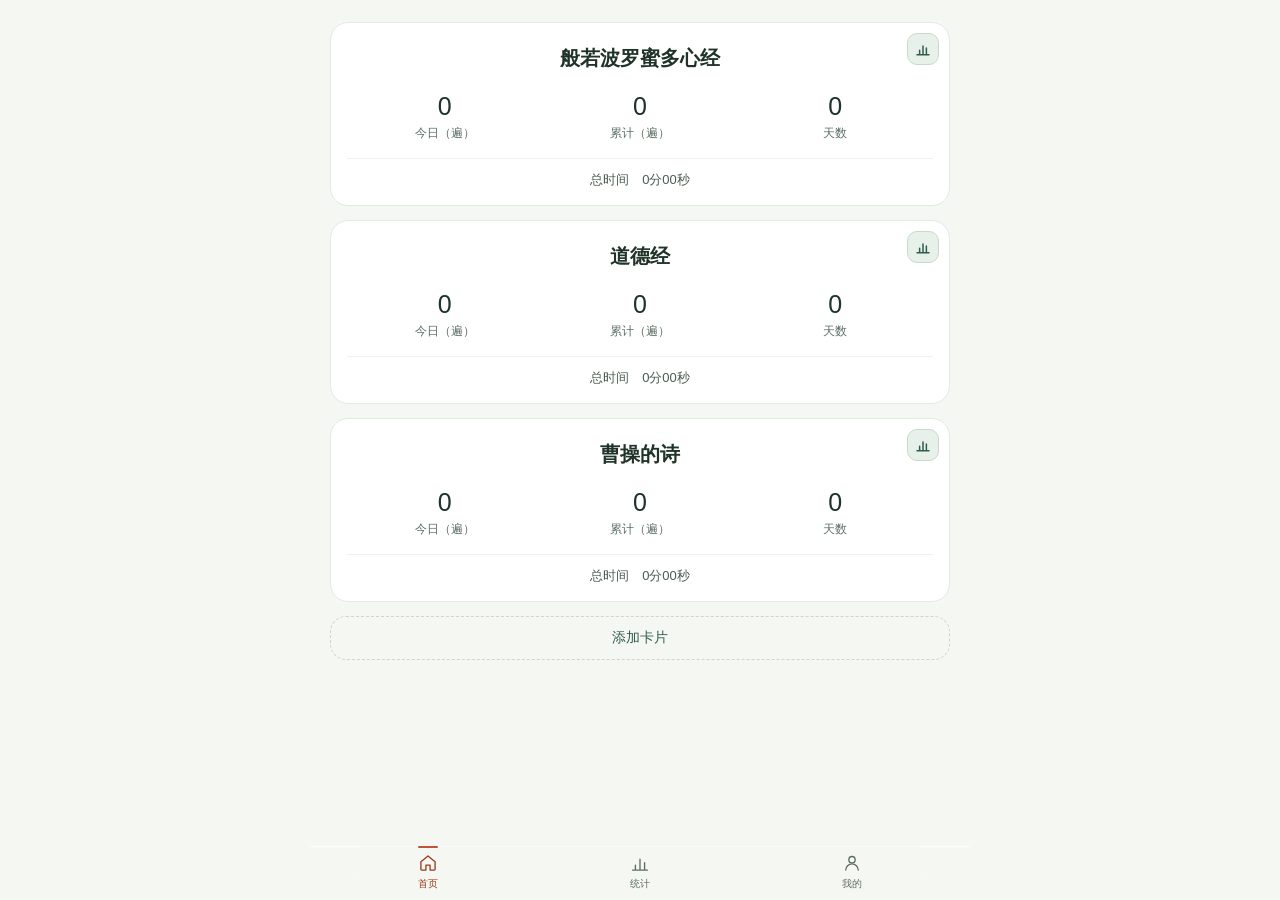
<file: index.html>
<!doctype html>
<html lang="zh-CN">
<head>
  <meta charset="utf-8">
  <meta name="viewport" content="width=device-width, initial-scale=1, viewport-fit=cover">
  <meta name="theme-color" content="#F5F7F2">
  <meta name="description" content="阅读和背诵《道德经》与《心经》。">
  <link rel="manifest" href="manifest.webmanifest">
  <link rel="icon" href="icon.svg" type="image/svg+xml">
  <title>日课 · 读诵与日常</title>
  <link rel="stylesheet" href="styles.css?v=38">
</head>
<body>
  <div class="app-shell">

    <main>
      <section class="view active" id="view-today" aria-labelledby="today-title"></section>
      <section class="view" id="view-daily"></section>
      <section class="view" id="view-read" aria-labelledby="read-title"></section>
      <section class="view" id="view-recite" aria-labelledby="recite-title"></section>
      <section class="view" id="view-mine">
        <header class="page-head"><span class="eyebrow">PROFILE</span><h1>我的</h1><p class="page-head-date">记录只保存在这台设备</p></header>
        <div class="ds-card">
          <div class="card-head"><h2>数据备份</h2><span>本地存储</span></div>
          <p class="mine-note">记录只保存在这台设备的浏览器中。导出文件可用于备份或迁移，网页不会上传你的打卡数据。</p>
          <button class="button secondary" id="open-settings">导出 / 导入备份</button>
        </div>
      </section>
      <section class="view" id="view-stats" aria-labelledby="stats-title"></section>
    </main>

    <nav class="bottom-nav" aria-label="主导航">
      <button class="nav-item active" data-route="today"><svg viewBox="0 0 24 24" aria-hidden="true"><path d="M3.5 10.5 12 3.5l8.5 7v9a1 1 0 0 1-1 1h-5v-6h-5v6h-5a1 1 0 0 1-1-1z"/></svg><small>首页</small></button>
      <button class="nav-item" data-route="stats"><svg viewBox="0 0 24 24" aria-hidden="true"><path d="M3 20.5h18M6.5 20.5v-6M12 20.5v-13M17.5 20.5v-9"/></svg><small>统计</small></button>
      <button class="nav-item" data-route="mine"><svg viewBox="0 0 24 24" aria-hidden="true"><circle cx="12" cy="8" r="3.8"/><path d="M4.5 20.5a7.5 7.5 0 0 1 15 0"/></svg><small>我的</small></button>
    </nav>
  </div>

  <dialog id="settings-dialog" class="settings-dialog">
    <form method="dialog" class="dialog-top"><div><span class="eyebrow">PREFERENCES</span><h2>设置</h2></div><button class="icon-button" aria-label="关闭">×</button></form>
    <div class="setting-group">
      <h3>数据备份</h3><p class="muted">记录只保存在这台设备的浏览器中。导出文件可用于备份或迁移。</p>
      <div class="button-row"><button id="export-data" class="button secondary">导出记录</button><label class="button secondary file-button">导入备份<input id="import-data" type="file" accept="application/json"></label></div>
    </div>
    <p class="privacy-note">GitHub Pages 上的网页不接收你的打卡数据。</p>
  </dialog>

  <dialog id="compose-dialog" class="settings-dialog">
    <form method="dialog" class="dialog-top"><div><h2 id="compose-heading">添加</h2></div><button type="button" class="icon-button" id="compose-cancel" aria-label="关闭">×</button></form>
    <div class="setting-group">
      <label class="compose-label">标题<input id="compose-title" maxlength="40" autocomplete="off" placeholder="写一个标题"></label>
      <label class="compose-label" id="compose-body-label">正文<textarea id="compose-text" maxlength="4000" placeholder="可以先空着"></textarea></label>
      <button type="button" id="compose-save" class="button primary">保存</button>
    </div>
  </dialog>

  <div id="toast" class="toast" role="status" aria-live="polite"></div>
  <script src="data/dao-de-jing.js?v=38"></script>
  <script src="data/dao-pinyin.js?v=38"></script>
  <script src="data/heart-pinyin.js?v=38"></script>
  <script src="data/cao-pinyin.js?v=38"></script>
  <script src="data/cao-poems.js?v=38"></script>
  <script src="time-stats.js?v=38"></script>
  <script src="app.js?v=38"></script>
</body>
</html>
</file>
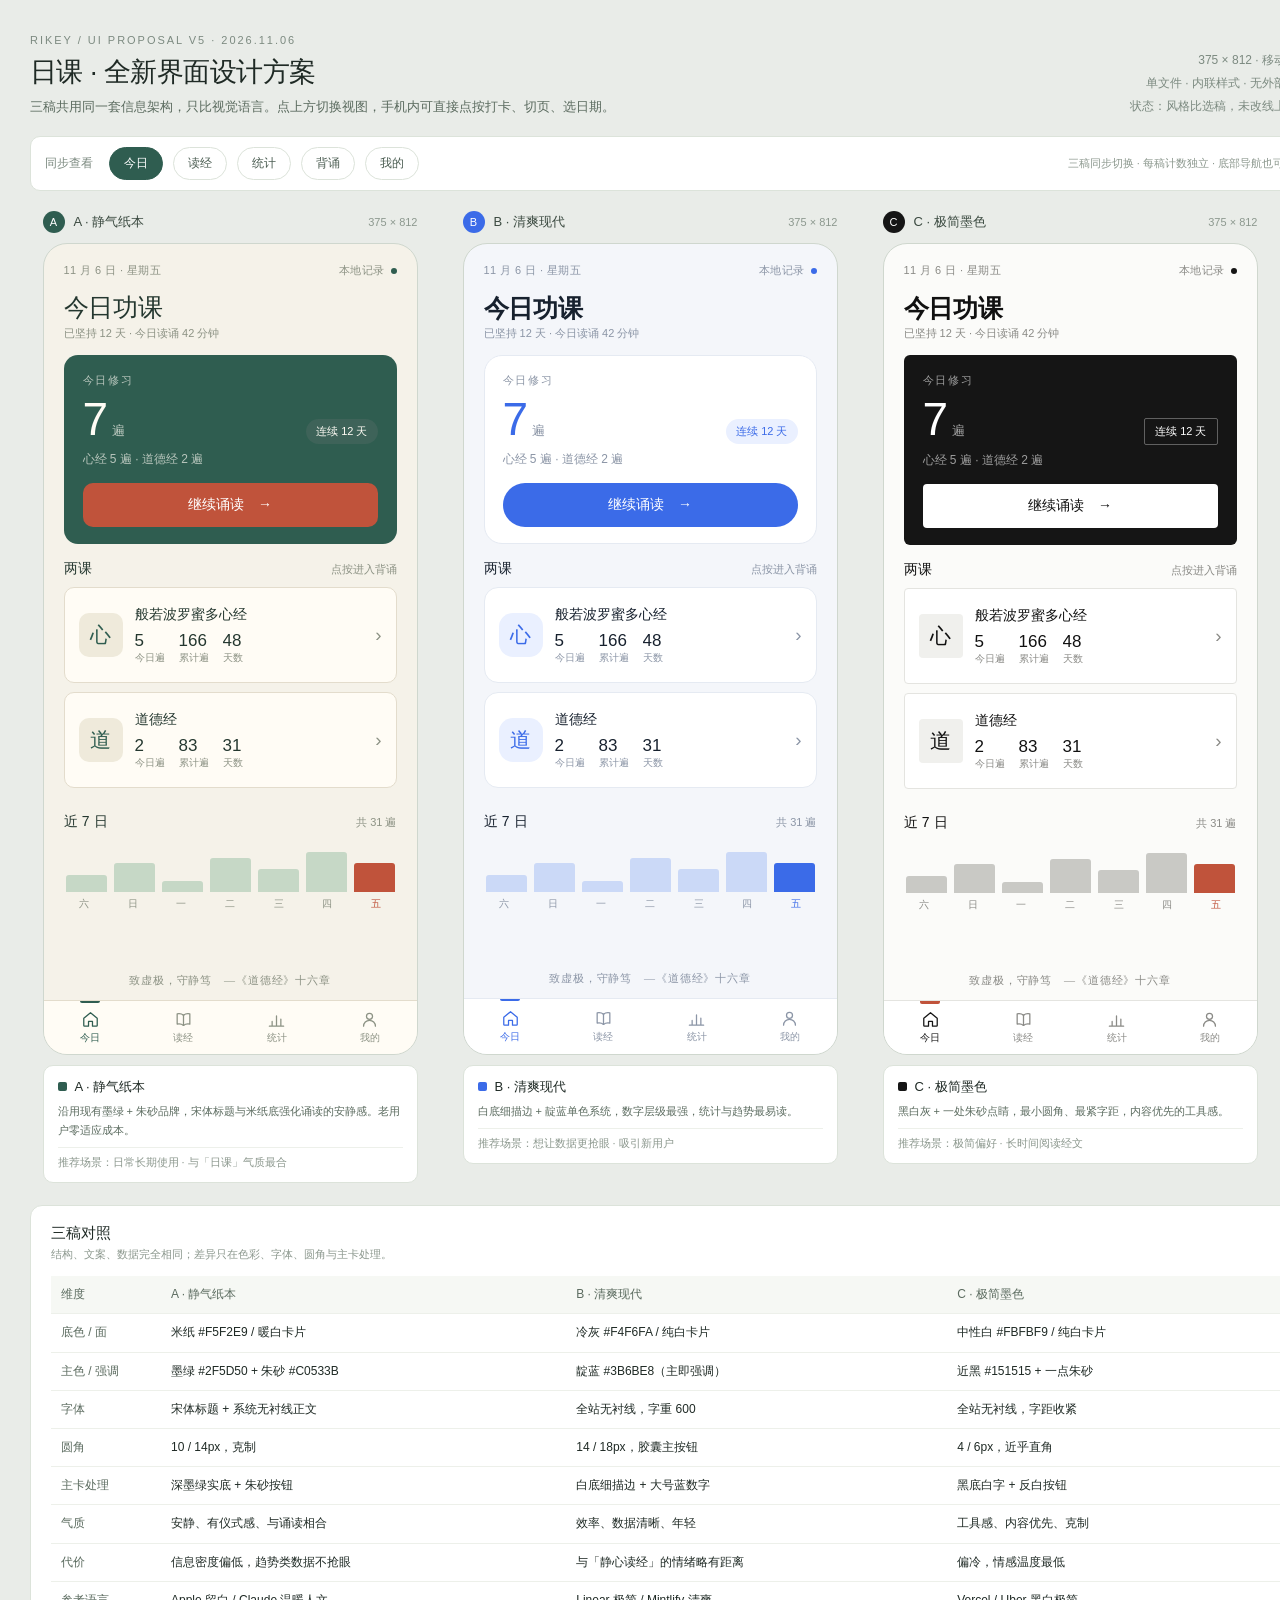
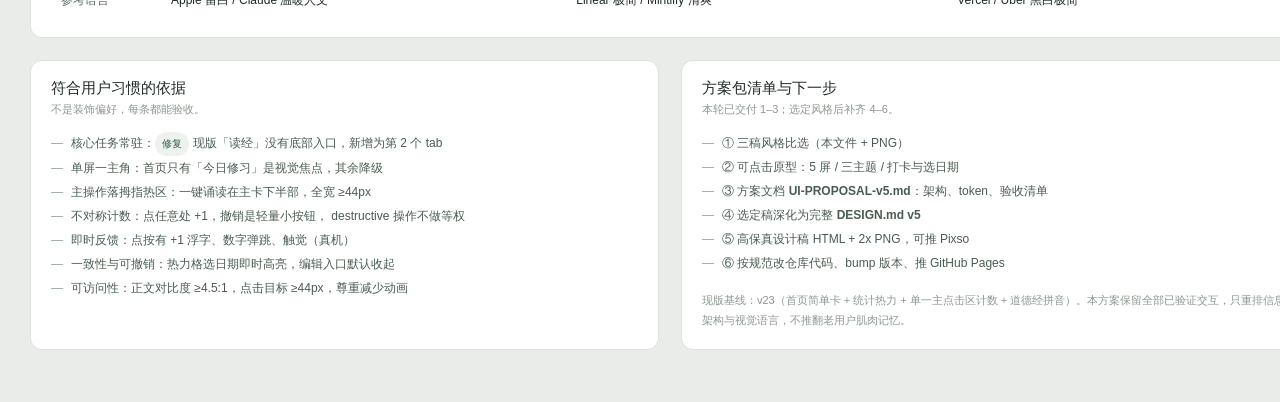
<file: design/explorations-v5.html>
<!doctype html>
<html lang="zh-CN">
<head>
<meta charset="utf-8">
<meta name="viewport" content="width=device-width, initial-scale=1">
<title>日课 · 全新界面设计方案 v5 · 三稿比选</title>
<style>
*{box-sizing:border-box;margin:0;padding:0}
body{font-family:-apple-system,BlinkMacSystemFont,"SF Pro Text","PingFang SC","Noto Sans CJK SC","Microsoft YaHei",sans-serif;background:#E9ECE8;color:#1F2A25;padding:34px 30px 52px;-webkit-font-smoothing:antialiased}
.canvas{width:1280px;margin:0 auto}
.masthead{display:flex;align-items:flex-end;justify-content:space-between;margin-bottom:18px}
.eyebrow{font-size:11px;letter-spacing:.18em;color:#7C8A80}
.masthead h1{font-size:27px;font-weight:500;letter-spacing:-.02em;margin-top:8px}
.masthead .lede{font-size:13px;color:#5B6B5F;margin-top:7px;line-height:1.6}
.masthead .meta{font-size:12px;color:#7C8A80;text-align:right;line-height:1.9}
.toolbar{display:flex;align-items:center;gap:10px;background:#FFFFFF;border:1px solid #DCE3DA;border-radius:10px;padding:10px 14px;margin-bottom:20px}
.toolbar .lbl{font-size:12px;color:#7C8A80;margin-right:6px}
.toolbar button{font:inherit;font-size:12px;padding:7px 14px;border-radius:999px;border:1px solid #DCE3DA;background:#FFFFFF;color:#4A5C51;cursor:pointer;min-height:32px}
.toolbar button.on{background:#2F5D50;border-color:#2F5D50;color:#FFFFFF}
.toolbar .hint{margin-left:auto;font-size:11px;color:#8C988E}
.board{display:flex;gap:20px;align-items:flex-start}
.col{flex:0 0 400px;width:400px;display:flex;flex-direction:column;align-items:center;gap:10px}
.col-label{width:375px;display:flex;align-items:center;gap:9px;font-size:13px;color:#3B4A40}
.col-label b{font-size:11px;font-weight:500;width:22px;height:22px;border-radius:50%;display:grid;place-items:center;background:#2F5D50;color:#fff}
.col[data-theme="b"] .col-label b{background:#3B6BE8}
.col[data-theme="c"] .col-label b{background:#151515}
.col-label span{font-size:11px;color:#8C988E;margin-left:auto}

/* ============ 三套视觉语言 ============ */
.col[data-theme="a"]{
  --bg:#F5F2E9;--surface:#FFFCF5;--surface-2:#EFEADB;--line:#E3DCCC;--line-strong:#D3C9B2;
  --ink:#24372F;--ink-2:#5B6B5F;--muted:#8C9284;--brand:#2F5D50;--accent:#C0533B;
  --accent-soft:#F8EDE6;--accent-line:#EBD9CD;--radius:10px;--radius-lg:14px;--title-weight:500;
  --font-title:"Songti SC","Noto Serif CJK SC","Source Han Serif SC",serif;
  --hero-bg:#2F5D50;--hero-ink:#FFFCF5;--hero-muted:rgba(255,252,245,.66);--hero-num:#FFFCF5;
  --cta-bg:#C0533B;--cta-ink:#FFFFFF;--cta-radius:10px;--seal-bg:#EFEADB;--seal-ink:#2F5D50;
  --heat-0:#EDEADF;--heat-1:#C6D8C6;--heat-2:#83AC93;--heat-3:#2F5D50;--nav-h:54px;
}
.col[data-theme="b"]{
  --bg:#F4F6FA;--surface:#FFFFFF;--surface-2:#F0F3F8;--line:#E5EAF2;--line-strong:#D5DDEA;
  --ink:#17212E;--ink-2:#4C5869;--muted:#8B95A6;--brand:#3B6BE8;--accent:#3B6BE8;
  --accent-soft:#EAF0FF;--accent-line:#D6E1FF;--radius:14px;--radius-lg:18px;--title-weight:600;
  --font-title:-apple-system,BlinkMacSystemFont,"PingFang SC","Noto Sans CJK SC",sans-serif;
  --hero-bg:#FFFFFF;--hero-ink:#17212E;--hero-muted:#8B95A6;--hero-num:#3B6BE8;
  --cta-bg:#3B6BE8;--cta-ink:#FFFFFF;--cta-radius:999px;--seal-bg:#EAF0FF;--seal-ink:#3B6BE8;
  --heat-0:#EDF1F8;--heat-1:#CBD9F7;--heat-2:#8FAEF0;--heat-3:#3B6BE8;--nav-h:56px;
}
.col[data-theme="c"]{
  --bg:#FBFBF9;--surface:#FFFFFF;--surface-2:#F3F3F1;--line:#E4E4E0;--line-strong:#D2D2CD;
  --ink:#111111;--ink-2:#525252;--muted:#8A8A86;--brand:#151515;--accent:#C0533B;
  --accent-soft:#F8EEE9;--accent-line:#EBDCD3;--radius:4px;--radius-lg:6px;--title-weight:600;
  --font-title:-apple-system,BlinkMacSystemFont,"PingFang SC","Noto Sans CJK SC",sans-serif;
  --hero-bg:#151515;--hero-ink:#FFFFFF;--hero-muted:rgba(255,255,255,.58);--hero-num:#FFFFFF;
  --cta-bg:#FFFFFF;--cta-ink:#111111;--cta-radius:4px;--seal-bg:#F0F0ED;--seal-ink:#111111;
  --heat-0:#EEEEEC;--heat-1:#C9C9C5;--heat-2:#8A8A86;--heat-3:#151515;--nav-h:54px;
}

/* ============ 手机壳 ============ */
.phone{width:375px;height:812px;background:var(--bg);border:1px solid #CFD7CE;border-radius:24px;overflow:hidden;position:relative;display:flex;flex-direction:column;color:var(--ink)}
.screen{display:none;flex:1;min-height:0;flex-direction:column;padding:18px 20px 12px;overflow:hidden}
.screen.on{display:flex}
.scripture-font{font-family:"Songti SC","Noto Serif CJK SC",serif}

/* 通用文字 */
.status{display:flex;align-items:center;justify-content:space-between;font-size:11px;color:var(--muted);letter-spacing:.04em;height:18px;flex:0 0 auto}
.status .dot{width:6px;height:6px;border-radius:50%;background:var(--brand);display:inline-block;margin-left:6px}
.page-title{font-family:var(--font-title);font-weight:var(--title-weight);font-size:25px;line-height:1.3;letter-spacing:-.01em;margin:12px 0 2px;flex:0 0 auto}
.page-sub{font-size:11px;color:var(--muted);margin-bottom:14px;flex:0 0 auto}
.sec-head{display:flex;align-items:baseline;justify-content:space-between;margin:16px 0 9px;flex:0 0 auto}
.sec-head h3{font-size:14px;font-weight:500;letter-spacing:.01em}
.sec-head span{font-size:11px;color:var(--muted)}

/* 主卡 */
.hero{background:var(--hero-bg);color:var(--hero-ink);border-radius:var(--radius-lg);padding:17px 18px 16px;flex:0 0 auto;border:1px solid var(--line)}
.col[data-theme="a"] .hero,.col[data-theme="c"] .hero{border-color:transparent}
.hero-label{font-size:11px;letter-spacing:.16em;color:var(--hero-muted)}
.hero-main{display:flex;align-items:baseline;gap:6px;margin-top:8px}
.hero-num{font-size:46px;line-height:1;font-weight:500;letter-spacing:-.04em;color:var(--hero-num);font-variant-numeric:tabular-nums}
.hero-unit{font-size:13px;color:var(--hero-muted)}
.streak-chip{margin-left:auto;font-size:11px;color:var(--hero-ink);background:rgba(128,128,128,.18);border-radius:999px;padding:5px 10px;white-space:nowrap}
.col[data-theme="b"] .streak-chip{background:var(--accent-soft);color:var(--accent)}
.col[data-theme="c"] .streak-chip{background:transparent;border:1px solid rgba(255,255,255,.32);border-radius:2px}
.hero-sub{font-size:12px;color:var(--hero-muted);margin-top:7px}
.hero-cta{display:flex;align-items:center;justify-content:center;gap:8px;width:100%;height:44px;margin-top:15px;border:0;border-radius:var(--cta-radius);background:var(--cta-bg);color:var(--cta-ink);font:inherit;font-size:14px;font-weight:500;cursor:pointer}
.hero-cta:active{opacity:.86}

/* 两课大卡 */
.course{width:100%;display:flex;align-items:center;gap:12px;background:var(--surface);border:1px solid var(--line);border-radius:var(--radius);padding:13px 14px;margin-bottom:9px;text-align:left;font:inherit;color:inherit;cursor:pointer;min-height:96px}
.course:active{background:var(--surface-2)}
.course-seal{width:44px;height:44px;flex:0 0 44px;border-radius:var(--radius);background:var(--seal-bg);color:var(--seal-ink);display:grid;place-items:center;font-family:"Songti SC","Noto Serif CJK SC",serif;font-size:21px}
.course-body{flex:1;min-width:0}
.course-body b{display:block;font-size:14px;font-weight:500;white-space:nowrap;overflow:hidden;text-overflow:ellipsis}
.course-nums{display:flex;gap:14px;margin-top:8px}
.course-nums span{font-size:10px;color:var(--muted);white-space:nowrap}
.course-nums b{display:block;font-size:17px;font-weight:500;line-height:1.1;color:var(--ink);font-variant-numeric:tabular-nums}
.course-arrow{font-size:19px;color:var(--muted)}

/* 趋势 */
.trend{display:flex;align-items:flex-end;gap:7px;height:52px;padding:0 2px}
.trend-bar{flex:1;border-radius:3px 3px 0 0;background:var(--heat-1);min-height:5px}
.trend-bar.is-today{background:var(--accent)}
.trend-week{display:flex;gap:7px;margin-top:5px}
.trend-week span{flex:1;text-align:center;font-size:10px;color:var(--muted)}
.trend-week span.is-today{color:var(--accent)}
.verse{font-family:"Songti SC","Noto Serif CJK SC",serif;text-align:center;font-size:11px;color:var(--muted);letter-spacing:.08em;margin-top:auto;padding-top:12px;flex:0 0 auto}

/* 统计页 */
.segment{display:flex;gap:4px;background:var(--surface-2);border:1px solid var(--line);border-radius:var(--radius);padding:3px;margin-bottom:13px;flex:0 0 auto}
.segment button{flex:1;height:30px;border:0;border-radius:calc(var(--radius) - 2px);background:transparent;color:var(--ink-2);font:inherit;font-size:12px;cursor:pointer}
.segment button.on{background:var(--surface);color:var(--ink);font-weight:500;box-shadow:0 1px 2px rgba(0,0,0,.05)}
.streak-card{display:flex;align-items:center;gap:14px;background:var(--surface);border:1px solid var(--line);border-radius:var(--radius-lg);padding:14px;margin-bottom:11px;flex:0 0 auto}
.streak-seal{width:66px;height:66px;flex:0 0 66px;border-radius:50%;border:1px dashed var(--accent);background:var(--accent-soft);color:var(--accent);display:grid;place-items:center;align-content:center;line-height:1}
.col[data-theme="c"] .streak-seal{border-radius:2px;border-style:solid}
.streak-seal b{font-size:25px;font-weight:500;font-variant-numeric:tabular-nums}
.streak-seal small{font-size:10px;margin-top:3px}
.streak-copy h2{font-size:15px;font-weight:500;margin-bottom:4px}
.streak-copy p{font-size:11px;color:var(--muted);line-height:1.6}
.metrics{display:flex;gap:8px;margin-bottom:11px;flex:0 0 auto}
.metric{flex:1;background:var(--surface);border:1px solid var(--line);border-radius:var(--radius);padding:10px 11px;min-width:0}
.metric span{display:block;font-size:10px;color:var(--muted)}
.metric b{display:block;font-size:21px;font-weight:500;line-height:1.3;font-variant-numeric:tabular-nums;white-space:nowrap}
.metric b small{font-size:10px;font-weight:400;color:var(--muted);margin-left:2px}
.metric em{font-style:normal;font-size:10px;color:var(--muted);white-space:nowrap}
.metric.is-today b{color:var(--accent)}
.card{background:var(--surface);border:1px solid var(--line);border-radius:var(--radius-lg);padding:13px 14px;margin-bottom:11px;flex:0 0 auto}
.card h3{font-size:13px;font-weight:500;margin-bottom:10px}
.heat{display:grid;grid-template-columns:repeat(12,1fr);gap:3px}
.heat-cell{aspect-ratio:1/1;border:0;border-radius:2px;background:var(--heat-0);padding:0;cursor:pointer;min-width:0}
.heat-cell.l1{background:var(--heat-1)}.heat-cell.l2{background:var(--heat-2)}.heat-cell.l3{background:var(--heat-3)}
.heat-cell.sel{outline:2px solid var(--accent);outline-offset:1px}
.legend{display:flex;align-items:center;gap:4px;font-size:10px;color:var(--muted);margin-top:9px}
.legend i{width:9px;height:9px;border-radius:2px;display:block}
.editor{margin-top:10px;border-top:1px solid var(--line);padding-top:9px;font-size:11px;color:var(--ink-2);display:flex;justify-content:space-between;align-items:center}
.editor b{font-weight:500}
.editor span{color:var(--muted)}
.trend-card .trend{height:44px}
.stats-screen .page-title{margin-top:8px}
.stats-screen .page-sub{margin-bottom:10px}
.stats-screen .segment{margin-bottom:9px}
.stats-screen .streak-card{padding:11px;margin-bottom:8px}
.stats-screen .streak-seal{width:58px;height:58px;flex-basis:58px}
.stats-screen .streak-seal b{font-size:22px}
.stats-screen .metrics{margin-bottom:8px}
.stats-screen .metric{padding:8px 10px}
.stats-screen .metric b{font-size:19px}
.stats-screen .card{padding:11px 13px;margin-bottom:8px}
.stats-screen .card h3{margin-bottom:8px}
.stats-screen .heat{gap:2px}
.stats-screen .legend{margin-top:7px}
.stats-screen .editor{margin-top:7px;padding-top:7px}

/* 读经页 */
.read-meta{font-size:11px;color:var(--muted);margin:2px 0 12px;flex:0 0 auto}
.read-panel{background:var(--surface);border:1px solid var(--line);border-radius:var(--radius-lg);padding:18px 17px;flex:0 0 auto;display:flex;flex-direction:column}
.read-panel h2{font-family:"Songti SC","Noto Serif CJK SC",serif;font-size:20px;font-weight:500;text-align:center;margin-bottom:16px}
.read-text{font-family:"Songti SC","Noto Serif CJK SC",serif;font-size:16px;line-height:2.1;color:var(--ink);text-align:justify}
.read-text ruby{margin:0 1px}
.read-text rt{font-family:-apple-system,sans-serif;font-size:8px;color:var(--accent);font-weight:400}
.guide-card{margin-top:11px}
.guide-text{font-size:12px;line-height:1.9;color:var(--ink-2)}
.guide-more{display:block;font-size:11px;color:var(--accent);margin-top:8px}
.read-actions{display:flex;gap:8px;margin-top:14px;flex:0 0 auto}
.read-actions button{height:40px;border-radius:var(--radius);font:inherit;font-size:12px;cursor:pointer;border:1px solid var(--line-strong);background:var(--surface);color:var(--ink-2);flex:1}
.read-actions button.primary{background:var(--brand);border-color:var(--brand);color:#fff;flex:2}
.col[data-theme="b"] .read-actions button.primary{background:var(--accent);border-color:var(--accent)}

/* 背诵页 */
.recite-head{display:flex;align-items:center;justify-content:space-between;height:36px;flex:0 0 auto}
.recite-head .back{font-size:22px;color:var(--ink-2);background:none;border:0;cursor:pointer;width:36px;text-align:left}
.recite-head b{font-family:var(--font-title);font-size:15px;font-weight:var(--title-weight)}
.recite-head .tool{font-size:11px;padding:5px 9px;border:1px solid var(--line);border-radius:var(--radius);background:var(--surface);color:var(--ink-2);cursor:pointer}
.recite-head .tool.on{color:var(--accent);border-color:var(--accent)}
.recite-meta{display:flex;justify-content:space-between;font-size:11px;color:var(--muted);margin:8px 0 14px;flex:0 0 auto}
.recite-text{flex:1;min-height:0;background:var(--surface);border:1px solid var(--line);border-radius:var(--radius-lg);padding:20px 17px;font-family:"Songti SC","Noto Serif CJK SC",serif;font-size:18px;line-height:2.3;color:var(--ink);display:flex;align-items:center;justify-content:center}
.recite-text p{width:100%;margin:0;text-align:justify}
.recite-text rt{font-family:-apple-system,sans-serif;font-size:9px;color:var(--accent)}
.recite-text.hide-py rt{display:none}
.counter-head{display:flex;align-items:center;gap:6px;font-size:11px;color:var(--muted);height:24px;flex:0 0 auto}
.counter-head .live{width:6px;height:6px;border-radius:50%;background:var(--accent);display:inline-block}
.counter-head .tip{margin-left:auto;margin-right:6px}
.counter-head button{font:inherit;font-size:11px;border:1px solid var(--line);border-radius:999px;background:transparent;color:var(--ink-2);padding:4px 10px;cursor:pointer}
.count-tap{position:relative;width:100%;height:88px;margin-top:6px;border:1px solid var(--accent-line);border-radius:var(--radius-lg);background:var(--accent-soft);color:var(--ink);display:flex;align-items:center;justify-content:center;gap:6px;cursor:pointer;font:inherit;flex:0 0 auto}
.count-tap:active{transform:scale(.995)}
.tap-number{font-size:36px;font-weight:500;line-height:1;font-variant-numeric:tabular-nums}
.tap-unit{font-size:12px;color:var(--ink-2)}
.tap-total{position:absolute;bottom:9px;font-size:10px;color:var(--muted)}
.tap-pop{position:absolute;top:8px;left:50%;transform:translateX(-50%);font-size:13px;color:var(--accent);opacity:0}
.count-tap.pop .tap-pop{animation:pop .6s ease-out}
.count-tap.pop .tap-number{animation:bump .35s ease-out}
@keyframes pop{0%{opacity:0;transform:translate(-50%,6px)}25%{opacity:1}100%{opacity:0;transform:translate(-50%,-14px)}}
@keyframes bump{0%{transform:scale(1)}45%{transform:scale(1.14)}100%{transform:scale(1)}}
@media (prefers-reduced-motion:reduce){.count-tap.pop .tap-pop,.count-tap.pop .tap-number{animation:none}}

/* 我的页 */
.mine-card{background:var(--surface);border:1px solid var(--line);border-radius:var(--radius-lg);padding:14px;margin-bottom:11px;flex:0 0 auto}
.mine-card h3{font-size:13px;font-weight:500;margin-bottom:8px}
.mine-row{display:flex;align-items:center;justify-content:space-between;min-height:44px;font-size:12px;color:var(--ink-2);border-top:1px solid var(--line)}
.mine-row:first-of-type{border-top:0}
.mine-row .sw{width:38px;height:21px;border-radius:999px;background:var(--surface-2);border:1px solid var(--line);position:relative}
.mine-row .sw:after{content:"";position:absolute;top:2px;left:2px;width:15px;height:15px;border-radius:50%;background:var(--muted)}
.mine-row.on .sw{background:var(--accent-soft);border-color:var(--accent)}
.mine-row.on .sw:after{left:19px;background:var(--accent)}
.mine-note{font-size:11px;color:var(--muted);line-height:1.7;margin-top:10px}

/* 底部导航 */
.tabbar{height:var(--nav-h);flex:0 0 var(--nav-h);display:flex;align-items:stretch;background:var(--surface);border-top:1px solid var(--line)}
.tabbar button{flex:1;border:0;background:transparent;color:var(--muted);font:inherit;font-size:10px;display:flex;flex-direction:column;align-items:center;justify-content:center;gap:2px;cursor:pointer;position:relative;min-width:0}
.tabbar button svg{width:19px;height:19px}
.tabbar button.on{color:var(--brand)}
.col[data-theme="b"] .tabbar button.on{color:var(--accent)}
.tabbar button.on:after{content:"";position:absolute;top:0;width:20px;height:2px;background:var(--brand);border-radius:0 0 2px 2px}
.col[data-theme="b"] .tabbar button.on:after{background:var(--accent)}
.col[data-theme="c"] .tabbar button.on:after{height:3px;background:var(--accent)}

/* 每稿说明 */
.style-note{width:375px;background:#FFFFFF;border:1px solid #DCE3DA;border-radius:10px;padding:12px 14px}
.style-note h4{font-size:13px;font-weight:500;margin-bottom:6px;display:flex;align-items:center;gap:8px}
.style-note h4 i{width:9px;height:9px;border-radius:2px;display:inline-block}
.style-note p{font-size:11px;color:#5B6B5F;line-height:1.75}
.style-note .kv{font-size:11px;color:#8C988E;margin-top:7px;padding-top:7px;border-top:1px solid #EDF0EA}

/* 对比表与依据 */
.panel{background:#FFFFFF;border:1px solid #DCE3DA;border-radius:12px;padding:18px 20px;margin-top:22px}
.panel h2{font-size:15px;font-weight:500;margin-bottom:4px}
.panel .sub{font-size:11px;color:#8C988E;margin-bottom:14px}
table{width:100%;border-collapse:collapse;font-size:12px}
th,td{text-align:left;padding:9px 10px;border-bottom:1px solid #EDF0EA;vertical-align:top;line-height:1.6}
th{font-weight:500;color:#5B6B5F;background:#F6F8F4}
td:first-child{width:110px;color:#5B6B5F;white-space:nowrap}
tr:last-child td{border-bottom:0}
.tag{display:inline-block;font-size:10px;padding:2px 7px;border-radius:999px;background:#EDF3EC;color:#2F5D50;margin-right:4px}
.grid2{display:grid;grid-template-columns:1fr 1fr;gap:22px}
.panel ul{list-style:none;font-size:12px;line-height:2;color:#4A5C51}
.panel ul li:before{content:"—";color:#9AAA9C;margin-right:8px}
.footnote{font-size:11px;color:#8C988E;margin-top:16px;line-height:1.8}
</style>
</head>
<body>
<div class="canvas">
  <header class="masthead">
    <div>
      <div class="eyebrow">RIKEY / UI PROPOSAL V5 · 2026.11.06</div>
      <h1>日课 · 全新界面设计方案</h1>
      <p class="lede">三稿共用同一套信息架构，只比视觉语言。点上方切换视图，手机内可直接点按打卡、切页、选日期。</p>
    </div>
    <div class="meta">375 × 812 · 移动优先<br>单文件 · 内联样式 · 无外部资源<br>状态：风格比选稿，未改线上代码</div>
  </header>

  <div class="toolbar">
    <span class="lbl">同步查看</span>
    <button data-view-btn="today" class="on">今日</button>
    <button data-view-btn="read">读经</button>
    <button data-view-btn="stats">统计</button>
    <button data-view-btn="recite">背诵</button>
    <button data-view-btn="mine">我的</button>
    <span class="hint">三稿同步切换 · 每稿计数独立 · 底部导航也可点</span>
  </div>

  <div class="board" id="board"></div>

  <section class="panel">
    <h2>三稿对照</h2>
    <div class="sub">结构、文案、数据完全相同；差异只在色彩、字体、圆角与主卡处理。</div>
    <table>
      <tr><th>维度</th><th>A · 静气纸本</th><th>B · 清爽现代</th><th>C · 极简墨色</th></tr>
      <tr><td>底色 / 面</td><td>米纸 #F5F2E9 / 暖白卡片</td><td>冷灰 #F4F6FA / 纯白卡片</td><td>中性白 #FBFBF9 / 纯白卡片</td></tr>
      <tr><td>主色 / 强调</td><td>墨绿 #2F5D50 + 朱砂 #C0533B</td><td>靛蓝 #3B6BE8（主即强调）</td><td>近黑 #151515 + 一点朱砂</td></tr>
      <tr><td>字体</td><td>宋体标题 + 系统无衬线正文</td><td>全站无衬线，字重 600</td><td>全站无衬线，字距收紧</td></tr>
      <tr><td>圆角</td><td>10 / 14px，克制</td><td>14 / 18px，胶囊主按钮</td><td>4 / 6px，近乎直角</td></tr>
      <tr><td>主卡处理</td><td>深墨绿实底 + 朱砂按钮</td><td>白底细描边 + 大号蓝数字</td><td>黑底白字 + 反白按钮</td></tr>
      <tr><td>气质</td><td>安静、有仪式感、与诵读相合</td><td>效率、数据清晰、年轻</td><td>工具感、内容优先、克制</td></tr>
      <tr><td>代价</td><td>信息密度偏低，趋势类数据不抢眼</td><td>与「静心读经」的情绪略有距离</td><td>偏冷，情感温度最低</td></tr>
      <tr><td>参考语言</td><td>Apple 留白 / Claude 温暖人文</td><td>Linear 极简 / Mintlify 清爽</td><td>Vercel / Uber 黑白极简</td></tr>
    </table>
  </section>

  <div class="grid2" style="margin-top:22px">
    <section class="panel" style="margin-top:0">
      <h2>符合用户习惯的依据</h2>
      <div class="sub">不是装饰偏好，每条都能验收。</div>
      <ul>
        <li>核心任务常驻：<span class="tag">修复</span>现版「读经」没有底部入口，新增为第 2 个 tab</li>
        <li>单屏一主角：首页只有「今日修习」是视觉焦点，其余降级</li>
        <li>主操作落拇指热区：一键诵读在主卡下半部，全宽 ≥44px</li>
        <li>不对称计数：点任意处 +1，撤销是轻量小按钮， destructive 操作不做等权</li>
        <li>即时反馈：点按有 +1 浮字、数字弹跳、触觉（真机）</li>
        <li>一致性与可撤销：热力格选日期即时高亮，编辑入口默认收起</li>
        <li>可访问性：正文对比度 ≥4.5:1，点击目标 ≥44px，尊重减少动画</li>
      </ul>
    </section>
    <section class="panel" style="margin-top:0">
      <h2>方案包清单与下一步</h2>
      <div class="sub">本轮已交付 1–3；选定风格后补齐 4–6。</div>
      <ul>
        <li>① 三稿风格比选（本文件 + PNG）</li>
        <li>② 可点击原型：5 屏 / 三主题 / 打卡与选日期</li>
        <li>③ 方案文档 <b>UI-PROPOSAL-v5.md</b>：架构、token、验收清单</li>
        <li>④ 选定稿深化为完整 <b>DESIGN.md v5</b></li>
        <li>⑤ 高保真设计稿 HTML + 2x PNG，可推 Pixso</li>
        <li>⑥ 按规范改仓库代码、bump 版本、推 GitHub Pages</li>
      </ul>
      <p class="footnote">现版基线：v23（首页简单卡 + 统计热力 + 单一主点击区计数 + 道德经拼音）。本方案保留全部已验证交互，只重排信息架构与视觉语言，不推翻老用户肌肉记忆。</p>
    </section>
  </div>
</div>

<script>
const ICONS = {
  today:'<path d="M3.5 10.5 12 3.5l8.5 7v9a1 1 0 0 1-1 1h-5v-6h-5v6h-5a1 1 0 0 1-1-1z"/>',
  read:'<path d="M12 6.5C10 4.8 7.2 4.3 4 4.8v13c3.2-.5 6 0 8 1.7 2-1.7 4.8-2.2 8-1.7v-13c-3.2-.5-6 0-8 1.7z"/><path d="M12 6.5v13"/>',
  stats:'<path d="M3 20.5h18M6.5 20.5v-6M12 20.5v-13M17.5 20.5v-9"/>',
  mine:'<circle cx="12" cy="8" r="3.8"/><path d="M4.5 20.5a7.5 7.5 0 0 1 15 0"/>'
};
const TABS=[['today','今日'],['read','读经'],['stats','统计'],['mine','我的']];
const NOTES={
  a:{name:'A · 静气纸本',color:'#2F5D50',desc:'沿用现有墨绿 + 朱砂品牌，宋体标题与米纸底强化诵读的安静感。老用户零适应成本。',kv:'推荐场景：日常长期使用 · 与「日课」气质最合'},
  b:{name:'B · 清爽现代',color:'#3B6BE8',desc:'白底细描边 + 靛蓝单色系统，数字层级最强，统计与趋势最易读。',kv:'推荐场景：想让数据更抢眼 · 吸引新用户'},
  c:{name:'C · 极简墨色',color:'#151515',desc:'黑白灰 + 一处朱砂点睛，最小圆角、最紧字距，内容优先的工具感。',kv:'推荐场景：极简偏好 · 长时间阅读经文'}
};

function tabbar(active){
  return '<nav class="tabbar">'+TABS.map(([k,label])=>
    '<button data-go="'+k+'" class="'+(k===active?'on':'')+'"><svg viewBox="0 0 24 24" fill="none" stroke="currentColor" stroke-width="1.6" stroke-linecap="round" stroke-linejoin="round" aria-hidden="true">'+ICONS[k]+'</svg><span>'+label+'</span></button>'
  ).join('')+'</nav>';
}
function trend(height){
  const vals=[3,5,2,6,4,7,5], wk=['六','日','一','二','三','四','五'];
  return '<div class="trend">'+vals.map((v,i)=>'<i class="trend-bar'+(i===6?' is-today':'')+'" style="height:'+Math.round(v/7*(height||46))+'px"></i>').join('')+'</div>'+
    '<div class="trend-week">'+wk.map((w,i)=>'<span class="'+(i===6?'is-today':'')+'">'+w+'</span>').join('')+'</div>';
}
function todayScreen(){
  const course=(seal,name,t,cum,days)=>'<button class="course" data-go="recite"><span class="course-seal">'+seal+'</span><span class="course-body"><b>'+name+'</b><span class="course-nums"><span><b>'+t+'</b>今日遍</span><span><b>'+cum+'</b>累计遍</span><span><b>'+days+'</b>天数</span></span></span><span class="course-arrow">›</span></button>';
  return '<div class="screen" data-view="today">'+
    '<div class="status"><span>11 月 6 日 · 星期五</span><span>本地记录<i class="dot"></i></span></div>'+
    '<h1 class="page-title">今日功课</h1><p class="page-sub">已坚持 12 天 · 今日读诵 42 分钟</p>'+
    '<section class="hero"><div class="hero-label">今日修习</div><div class="hero-main"><b class="hero-num">7</b><span class="hero-unit">遍</span><span class="streak-chip">连续 12 天</span></div><div class="hero-sub">心经 5 遍 · 道德经 2 遍</div><button class="hero-cta" data-go="recite">继续诵读　→</button></section>'+
    '<div class="sec-head"><h3>两课</h3><span>点按进入背诵</span></div>'+
    course('心','般若波罗蜜多心经','5','166','48')+course('道','道德经','2','83','31')+
    '<div class="sec-head"><h3>近 7 日</h3><span>共 31 遍</span></div>'+trend(40)+
    '<p class="verse">致虚极，守静笃　—《道德经》十六章</p>'+
  '</div>';
}
function statsScreen(){
  let heat='';
  for(let w=0;w<12;w++)for(let d=0;d<7;d++){
    const lv=(w*7+d)%9===0?3:(w+d)%5===0?2:(w+d)%3===0?1:0;
    heat+='<button class="heat-cell l'+lv+'" data-heat="1" aria-label="修习记录"></button>';
  }
  const metric=(l,n,u,t,acc)=>'<div class="metric'+(acc?' is-today':'')+'"><span>'+l+'</span><b>'+n+'<small>'+u+'</small></b><em>'+t+'</em></div>';
  return '<div class="screen stats-screen" data-view="stats">'+
    '<div class="status"><span>修习记录</span><span>仅存本机<i class="dot"></i></span></div>'+
    '<h1 class="page-title">统计</h1><p class="page-sub">2026 年 11 月 · 累计修习 79 天</p>'+
    '<div class="segment"><button class="on" data-seg="1">心经</button><button data-seg="1">道德经</button></div>'+
    '<section class="streak-card"><div class="streak-seal"><b>12</b><small>连续日</small></div><div class="streak-copy"><h2>连续日课 12 天</h2><p>历史最长 21 天<br>本月已修习 6 天</p></div></section>'+
    '<div class="metrics">'+metric('今日','7','遍','42 分',true)+metric('本月','86','遍','8 时 12 分')+metric('累计','249','遍','26 时 40 分')+'</div>'+
    '<section class="card"><h3>修习热力</h3><div class="heat">'+heat+'</div><div class="legend"><span>少</span><i style="background:var(--heat-0)"></i><i style="background:var(--heat-1)"></i><i style="background:var(--heat-2)"></i><i style="background:var(--heat-3)"></i><span>多</span><span style="margin-left:auto">近 12 周</span></div><div class="editor"><b>修改本日记录</b><span>11 月 6 日 ›</span></div></section>'+
    '<section class="card trend-card"><h3>近 7 日 <span style="font-weight:400;color:var(--muted);font-size:11px">共 31 遍</span></h3>'+trend(38)+'</section>'+
  '</div>';
}
function readScreen(){
  return '<div class="screen" data-view="read">'+
    '<div class="status"><span>读经典</span><span>王弼本<i class="dot"></i></span></div>'+
    '<h1 class="page-title">道德经</h1><p class="read-meta">第 一 章 · 唐以前旧本 · 拼音已开</p>'+
    '<div class="segment"><button class="on" data-seg="1">《道德经》</button><button data-seg="1">《心经》</button></div>'+
    '<section class="read-panel"><h2>第一章</h2><div class="read-text">道可道，非常道；名可名，非常名。无名天地之始，有名万物之母。故常无欲，以观其妙；常有欲，以观其<ruby>徼<rt>jiào</rt></ruby>。此两者同出而异名，同谓之玄。玄之又玄，众妙之门。</div></section>'+
    '<section class="card guide-card"><h3>本章导读</h3><p class="guide-text">可以言说的「道」，便不是恒常不变之道；可以命名的「名」，也不是恒常之名。「无」与「有」同出于一源，只是称谓不同。</p><span class="guide-more">展开白话全文 ›</span></section>'+
    '<div class="read-actions"><button data-py="1" class="py-toggle">拼音 · 开</button><button>上一章</button><button>下一章</button><button class="primary">标记读过</button></div>'+
    '<p class="verse">注：生僻字与多音字按语境标注，排版编辑时自动剥离</p>'+
  '</div>';
}
function reciteScreen(){
  return '<div class="screen" data-view="recite">'+
    '<div class="recite-head"><button class="back" data-go="today" aria-label="返回">‹</button><b>《道德经》</b><button class="tool on" data-py="1">拼</button></div>'+
    '<div class="recite-meta"><span>第 1 章 · 玄之又玄</span><span>今日 12 分</span></div>'+
    '<div class="recite-text"><p>道可道，非常道；名可名，非常名。无名天地之始，有名万物之母。故常无欲，以观其妙；常有欲，以观其<ruby>徼<rt>jiào</rt></ruby>。此两者同出而异名，同谓之玄。玄之又玄，众妙之门。</p></div>'+
    '<div class="counter-head"><i class="live"></i><span>诵读中</span><span class="tip">轻点任意处记一遍</span><button data-undo="1">↶ 撤销</button></div>'+
    '<button class="count-tap" data-count="1"><span class="tap-number">7</span><span class="tap-unit">遍</span><span class="tap-total">累计 166</span><span class="tap-pop">＋1</span></button>'+
  '</div>';
}
function mineScreen(){
  return '<div class="screen" data-view="mine">'+
    '<div class="status"><span>我的</span><span>本地存储<i class="dot"></i></span></div>'+
    '<h1 class="page-title">我的</h1><p class="page-sub">设置只作用于这台设备</p>'+
    '<section class="mine-card"><h3>诵读偏好</h3><div class="mine-row on" data-mine-toggle="1"><span>道德经拼音标注</span><span class="sw"></span></div><div class="mine-row on" data-mine-toggle="1"><span>诵读计时</span><span class="sw"></span></div><div class="mine-row" data-mine-toggle="1"><span>点按震动反馈</span><span class="sw"></span></div></section>'+
    '<section class="mine-card"><h3>经文字号</h3><div class="mine-row"><span>正文字号</span><span>18 px　−　＋</span></div><div class="mine-row"><span>排版编辑</span><span>已保存 3 处 ›</span></div></section>'+
    '<section class="mine-card"><h3>数据备份</h3><p class="mine-note">记录只保存在这台设备的浏览器中，网页不会上传你的打卡数据。导出文件可用于备份或迁移。</p><div class="read-actions"><button>导出记录</button><button>导入备份</button></div></section>'+
    '<p class="verse">日课 · 读诵与日常</p>'+
  '</div>';
}
function phone(theme,view){
  const n=NOTES[theme], letter=theme.toUpperCase();
  const screens=todayScreen()+readScreen()+statsScreen()+reciteScreen()+mineScreen();
  const nav=tabbar(view==='recite'?'today':view);
  return '<article class="col" data-theme="'+theme+'" data-phone="'+theme+'">'+
    '<div class="col-label"><b>'+letter+'</b>'+n.name+'<span>375 × 812</span></div>'+
    '<div class="phone">'+screens+nav+'</div>'+
    '<div class="style-note"><h4><i style="background:'+n.color+'"></i>'+n.name+'</h4><p>'+n.desc+'</p><div class="kv">'+n.kv+'</div></div>'+
  '</article>';
}

const board=document.getElementById('board');
board.innerHTML=['a','b','c'].map(t=>phone(t,'today')).join('');
let activeView='today';
function setView(v){
  activeView=v;
  document.querySelectorAll('[data-view-btn]').forEach(b=>b.classList.toggle('on',b.dataset.viewBtn===v));
  document.querySelectorAll('.col').forEach(col=>{
    col.querySelectorAll('.screen').forEach(s=>s.classList.toggle('on',s.dataset.view===v));
    const nav=col.querySelector('.tabbar');
    if(nav) nav.style.display=(v==='recite')?'none':'flex';
    nav && nav.querySelectorAll('button').forEach(b=>b.classList.toggle('on',b.dataset.go===v));
  });
}
setView('today');

document.addEventListener('click',e=>{
  const vb=e.target.closest('[data-view-btn]');
  if(vb){ setView(vb.dataset.viewBtn); return; }
  const go=e.target.closest('[data-go]');
  if(go){ setView(go.dataset.go); return; }
  const seg=e.target.closest('[data-seg]');
  if(seg){ seg.parentElement.querySelectorAll('button').forEach(b=>b.classList.remove('on')); seg.classList.add('on'); return; }
  const heat=e.target.closest('[data-heat]');
  if(heat){ heat.closest('.card').querySelectorAll('[data-heat]').forEach(b=>b.classList.remove('sel')); heat.classList.add('sel'); return; }
  const count=e.target.closest('[data-count]');
  if(count){
    const num=count.querySelector('.tap-number');
    num.textContent=String(Number(num.textContent)+1);
    count.classList.remove('pop'); void count.offsetWidth; count.classList.add('pop');
    return;
  }
  const undo=e.target.closest('[data-undo]');
  if(undo){
    const tap=undo.closest('.screen').querySelector('.tap-number');
    tap.textContent=String(Math.max(0,Number(tap.textContent)-1));
    return;
  }
  const py=e.target.closest('[data-py]');
  if(py){
    const screen=py.closest('.screen');
    const on=py.classList.toggle('on');
    const text=screen.querySelector('.recite-text');
    if(text) text.classList.toggle('hide-py',!on);
    if(py.classList.contains('py-toggle')) py.textContent='拼音 · '+(on?'开':'关');
    else py.textContent=on?'拼':'拼';
    return;
  }
  const mt=e.target.closest('[data-mine-toggle]');
  if(mt){ mt.classList.toggle('on'); return; }
});
</script>
</body>
</html>
</file>
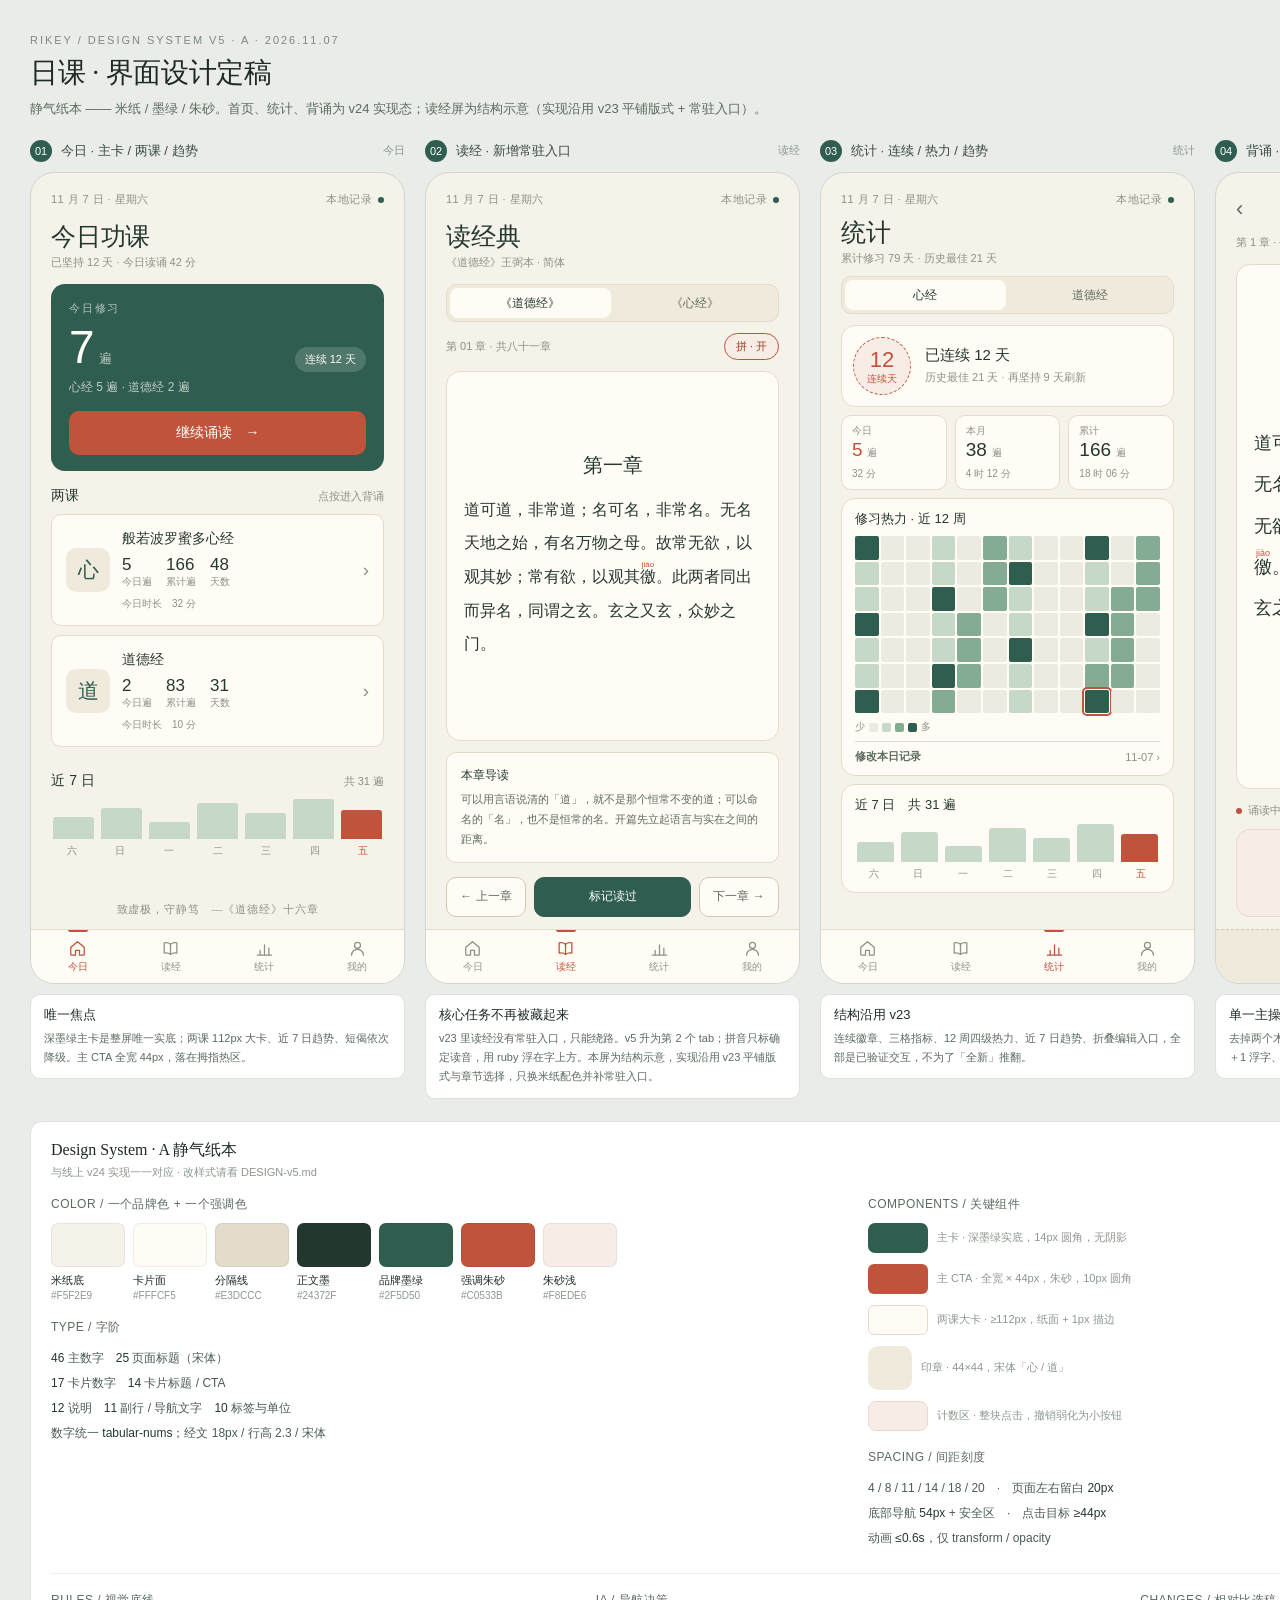
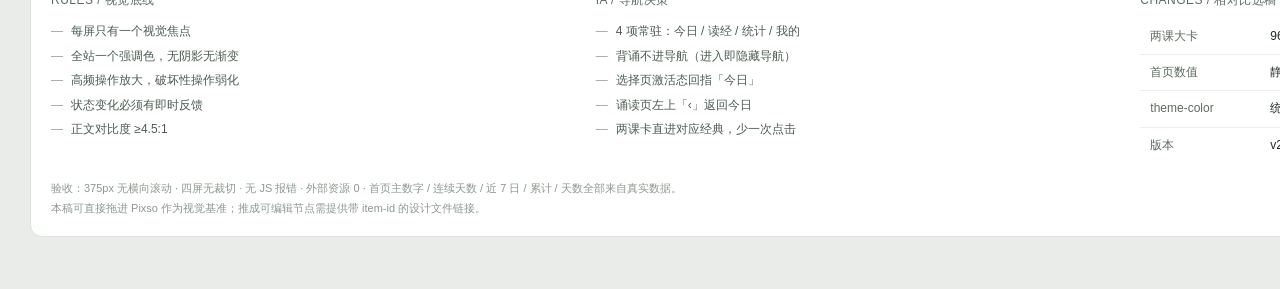
<file: design/hifi-v5.html>
<!doctype html>
<html lang="zh-CN">
<head>
<meta charset="utf-8">
<meta name="viewport" content="width=device-width, initial-scale=1">
<title>日课 · 界面设计定稿 v5 · A 静气纸本</title>
<style>
*{box-sizing:border-box;margin:0;padding:0}
:root{
  --bg:#F5F2E9;--surface:#FFFCF5;--surface-2:#EFEADB;--line:#E3DCCC;--line-strong:#D3C9B2;
  --ink:#24372F;--ink-2:#5B6B5F;--muted:#8C9284;--brand:#2F5D50;--accent:#C0533B;
  --accent-ink:#993C1D;--accent-soft:#F8EDE6;--accent-line:#EBD9CD;
  --radius:10px;--radius-lg:14px;--title-weight:500;--nav-h:54px;
  --font-title:"Songti SC","Noto Serif CJK SC","Source Han Serif SC",serif;
  --heat-0:#EDEADF;--heat-1:#C6D8C6;--heat-2:#83AC93;--heat-3:#2F5D50;
}
body{font-family:-apple-system,BlinkMacSystemFont,"SF Pro Text","PingFang SC","Noto Sans CJK SC","Microsoft YaHei",sans-serif;background:#E9ECE8;color:#1F2A25;padding:34px 30px 52px;-webkit-font-smoothing:antialiased}
.canvas{width:1650px;margin:0 auto}
.masthead{display:flex;align-items:flex-end;justify-content:space-between;margin-bottom:20px}
.eyebrow{font-size:11px;letter-spacing:.18em;color:#7C8A80}
.masthead h1{font-family:var(--font-title);font-size:28px;font-weight:500;letter-spacing:-.01em;margin-top:8px}
.masthead .lede{font-size:13px;color:#5B6B5F;margin-top:7px;line-height:1.6}
.masthead .meta{font-size:12px;color:#7C8A80;text-align:right;line-height:1.9}
.board{display:flex;gap:20px;align-items:flex-start}
.col{flex:0 0 375px;width:375px}
.col-label{display:flex;align-items:center;gap:9px;font-size:13px;color:#3B4A40;margin-bottom:10px}
.col-label b{font-size:11px;font-weight:500;width:22px;height:22px;border-radius:50%;display:grid;place-items:center;background:#2F5D50;color:#fff}
.col-label span{font-size:11px;color:#8C988E;margin-left:auto}

.phone{width:375px;height:812px;background:var(--bg);border:1px solid #CFD7CE;border-radius:24px;overflow:hidden;display:flex;flex-direction:column;color:var(--ink)}
.screen{flex:1;min-height:0;display:flex;flex-direction:column;padding:18px 20px 12px;overflow:hidden}

.status{display:flex;align-items:center;justify-content:space-between;font-size:11px;color:var(--muted);letter-spacing:.04em;height:18px;flex:0 0 auto}
.status .dot{width:6px;height:6px;border-radius:50%;background:var(--brand);display:inline-block;margin-left:6px}
.page-title{font-family:var(--font-title);font-weight:var(--title-weight);font-size:25px;line-height:1.3;letter-spacing:-.01em;margin:12px 0 2px;flex:0 0 auto}
.page-sub{font-size:11px;color:var(--muted);margin-bottom:14px;flex:0 0 auto}
.sec-head{display:flex;align-items:baseline;justify-content:space-between;margin:16px 0 9px;flex:0 0 auto}
.sec-head h3{font-size:14px;font-weight:500;letter-spacing:.01em}
.sec-head span{font-size:11px;color:var(--muted)}

/* 主卡 */
.hero{background:var(--brand);color:var(--surface);border-radius:var(--radius-lg);padding:17px 18px 16px;flex:0 0 auto}
.hero-label{font-size:11px;letter-spacing:.16em;color:rgba(255,252,245,.66)}
.hero-main{display:flex;align-items:baseline;gap:6px;margin-top:8px}
.hero-num{font-size:46px;line-height:1;font-weight:500;letter-spacing:-.04em;color:var(--surface);font-variant-numeric:tabular-nums}
.hero-unit{font-size:13px;color:rgba(255,252,245,.66)}
.streak-chip{margin-left:auto;font-size:11px;color:var(--surface);background:rgba(255,252,245,.16);border-radius:999px;padding:5px 10px;white-space:nowrap}
.hero-sub{font-size:12px;color:rgba(255,252,245,.7);margin-top:7px}
.hero-cta{display:flex;align-items:center;justify-content:center;gap:8px;width:100%;height:44px;margin-top:15px;border:0;border-radius:var(--radius);background:var(--accent);color:#fff;font:inherit;font-size:14px;font-weight:500;cursor:pointer}

/* 两课大卡（定稿 ≥112px） */
.course{width:100%;display:flex;align-items:center;gap:12px;background:var(--surface);border:1px solid var(--line);border-radius:var(--radius);padding:14px;margin-bottom:9px;text-align:left;font:inherit;color:inherit;cursor:pointer;min-height:112px}
.course-seal{width:44px;height:44px;flex:0 0 44px;border-radius:var(--radius);background:var(--surface-2);color:var(--brand);display:grid;place-items:center;font-family:var(--font-title);font-size:21px}
.course-body{flex:1;min-width:0}
.course-body b{display:block;font-size:14px;font-weight:500;white-space:nowrap;overflow:hidden;text-overflow:ellipsis}
.course-nums{display:flex;gap:14px;margin-top:8px}
.course-nums span{font-size:10px;color:var(--muted);white-space:nowrap}
.course-nums b{display:block;font-size:17px;font-weight:500;line-height:1.1;color:var(--ink);font-variant-numeric:tabular-nums}
.course-time{display:block;font-size:10px;color:var(--muted);margin-top:8px}
.course-arrow{font-size:19px;color:var(--muted)}

/* 趋势 */
.trend{display:flex;align-items:flex-end;gap:7px;height:40px;padding:0 2px}
.trend-bar{flex:1;border-radius:3px 3px 0 0;background:var(--heat-1);min-height:5px}
.trend-bar.is-today{background:var(--accent)}
.trend-week{display:flex;gap:7px;margin-top:5px}
.trend-week span{flex:1;text-align:center;font-size:10px;color:var(--muted)}
.trend-week span.is-today{color:var(--accent)}
.verse{font-family:var(--font-title);text-align:center;font-size:11px;color:var(--muted);letter-spacing:.08em;margin-top:auto;padding-top:12px;flex:0 0 auto}

/* 底部导航 */
.tabbar{height:var(--nav-h);flex:0 0 var(--nav-h);display:flex;align-items:stretch;background:var(--surface);border-top:1px solid var(--line)}
.tabbar button{flex:1;border:0;background:transparent;color:var(--muted);font:inherit;font-size:10px;display:flex;flex-direction:column;align-items:center;justify-content:center;gap:2px;cursor:pointer;position:relative;min-width:0}
.tabbar button svg{width:19px;height:19px}
.tabbar button.on{color:var(--accent)}
.tabbar button.on:after{content:"";position:absolute;top:0;width:20px;height:2px;background:var(--accent);border-radius:0 0 2px 2px}

/* 读经页 */
.segment{display:flex;gap:4px;background:var(--surface-2);border:1px solid var(--line);border-radius:var(--radius);padding:3px;margin-bottom:11px;flex:0 0 auto}
.segment button{flex:1;height:30px;border:0;border-radius:8px;background:transparent;color:var(--ink-2);font:inherit;font-size:12px;cursor:pointer}
.segment button.on{background:var(--surface);color:var(--ink);font-weight:500}
.read-tools{display:flex;justify-content:space-between;align-items:center;margin-bottom:11px;flex:0 0 auto}
.read-tools .meta{font-size:11px;color:var(--muted)}
.read-tools .py{font-size:11px;padding:5px 11px;border:1px solid var(--accent);border-radius:999px;background:var(--accent-soft);color:var(--accent-ink)}
.read-panel{background:var(--surface);border:1px solid var(--line);border-radius:var(--radius-lg);padding:18px 17px;flex:1 1 auto;min-height:0;display:flex;flex-direction:column;justify-content:center}
.read-panel h2{font-family:var(--font-title);font-size:20px;font-weight:500;text-align:center;margin-bottom:14px}
.read-text{font-family:var(--font-title);font-size:16px;line-height:2.1;color:var(--ink);text-align:left}
.read-text rt{font-family:-apple-system,sans-serif;font-size:8px;color:var(--accent);font-weight:400}
ruby{ruby-align:center;ruby-position:over;-webkit-ruby-position:before}
.guide{background:var(--surface);border:1px solid var(--line);border-radius:var(--radius);padding:12px 14px;margin-top:11px;flex:0 0 auto}
.guide b{font-size:12px;font-weight:500}
.guide p{font-size:11px;line-height:1.8;color:var(--ink-2);margin-top:6px}
.read-actions{display:flex;gap:8px;margin-top:14px;flex:0 0 auto}
.read-actions button{height:40px;border-radius:var(--radius);font:inherit;font-size:12px;border:1px solid var(--line-strong);background:var(--surface);color:var(--ink-2);flex:1}
.read-actions button.primary{background:var(--brand);border-color:var(--brand);color:#fff;flex:2}

/* 统计页 */
.streak-card{display:flex;align-items:center;gap:14px;background:var(--surface);border:1px solid var(--line);border-radius:var(--radius-lg);padding:11px;margin-bottom:8px;flex:0 0 auto}
.streak-seal{width:58px;height:58px;flex:0 0 58px;border-radius:50%;border:1px dashed var(--accent);background:var(--accent-soft);color:var(--accent);display:grid;place-items:center;align-content:center;line-height:1}
.streak-seal b{font-size:22px;font-weight:500;font-variant-numeric:tabular-nums}
.streak-seal small{font-size:10px;margin-top:3px}
.streak-copy h2{font-size:15px;font-weight:500;margin-bottom:4px}
.streak-copy p{font-size:11px;color:var(--muted);line-height:1.6}
.metrics{display:flex;gap:8px;margin-bottom:8px;flex:0 0 auto}
.metric{flex:1;background:var(--surface);border:1px solid var(--line);border-radius:var(--radius);padding:8px 10px;min-width:0}
.metric span{display:block;font-size:10px;color:var(--muted)}
.metric b{display:block;font-size:19px;font-weight:500;line-height:1.3;font-variant-numeric:tabular-nums;white-space:nowrap}
.metric b small{font-size:10px;font-weight:400;color:var(--muted);margin-left:2px}
.metric em{font-style:normal;font-size:10px;color:var(--muted);white-space:nowrap}
.metric.is-today b{color:var(--accent)}
.card{background:var(--surface);border:1px solid var(--line);border-radius:var(--radius-lg);padding:11px 13px;margin-bottom:8px;flex:0 0 auto}
.card h3{font-size:13px;font-weight:500;margin-bottom:8px}
.heat{display:grid;grid-template-columns:repeat(12,1fr);gap:2px}
.heat-cell{aspect-ratio:1/1;border:0;border-radius:2px;background:var(--heat-0);min-width:0}
.heat-cell.l1{background:var(--heat-1)}.heat-cell.l2{background:var(--heat-2)}.heat-cell.l3{background:var(--heat-3)}
.heat-cell.sel{outline:2px solid var(--accent);outline-offset:1px}
.legend{display:flex;align-items:center;gap:4px;font-size:10px;color:var(--muted);margin-top:7px}
.legend i{width:9px;height:9px;border-radius:2px;display:block}
.editor{margin-top:7px;border-top:1px solid var(--line);padding-top:7px;font-size:11px;color:var(--ink-2);display:flex;justify-content:space-between;align-items:center}
.editor span{color:var(--muted)}
.stats-screen .page-title{margin-top:8px}
.stats-screen .page-sub{margin-bottom:10px}

/* 背诵页（沉浸态，导航隐藏） */
.recite-head{display:flex;align-items:center;justify-content:space-between;height:36px;flex:0 0 auto}
.recite-head .back{font-size:22px;color:var(--ink-2);background:none;border:0;width:36px;text-align:left}
.recite-head b{font-family:var(--font-title);font-size:15px;font-weight:500}
.recite-head .tool{font-size:11px;padding:5px 9px;border:1px solid var(--accent);border-radius:var(--radius);background:var(--accent-soft);color:var(--accent-ink)}
.recite-meta{display:flex;justify-content:space-between;font-size:11px;color:var(--muted);margin:8px 0 14px;flex:0 0 auto}
.recite-text{flex:1;min-height:0;background:var(--surface);border:1px solid var(--line);border-radius:var(--radius-lg);padding:20px 17px;font-family:var(--font-title);font-size:18px;line-height:2.3;color:var(--ink);display:flex;align-items:center;justify-content:center}
.recite-text p{width:100%;margin:0;text-align:left}
.recite-text rt{font-family:-apple-system,sans-serif;font-size:9px;color:var(--accent)}
.counter-head{display:flex;align-items:center;gap:6px;font-size:11px;color:var(--muted);height:24px;margin-top:10px;flex:0 0 auto}
.counter-head .live{width:6px;height:6px;border-radius:50%;background:var(--accent);display:inline-block}
.counter-head .tip{margin-left:auto;margin-right:6px}
.counter-head button{font:inherit;font-size:11px;border:1px solid var(--line);border-radius:999px;background:transparent;color:var(--ink-2);padding:4px 10px}
.count-tap{position:relative;width:100%;height:88px;margin-top:6px;border:1px solid var(--accent-line);border-radius:var(--radius-lg);background:var(--accent-soft);color:var(--ink);display:flex;align-items:center;justify-content:center;gap:6px;flex:0 0 auto}
.tap-number{font-size:36px;font-weight:500;line-height:1;font-variant-numeric:tabular-nums}
.tap-unit{font-size:12px;color:var(--ink-2)}
.tap-total{position:absolute;bottom:9px;font-size:10px;color:var(--muted)}
.immersive-note{height:var(--nav-h);flex:0 0 var(--nav-h);display:grid;place-items:center;font-size:10px;color:var(--muted);border-top:1px dashed var(--line-strong);background:var(--surface-2)}

/* 每稿脚注 */
.style-note{margin-top:10px;background:#FFFFFF;border:1px solid #DCE3DA;border-radius:10px;padding:11px 13px}
.style-note h4{font-size:13px;font-weight:500;margin-bottom:5px}
.style-note p{font-size:11px;color:#5B6B5F;line-height:1.75}

/* 规范板 */
.panel{background:#FFFFFF;border:1px solid #DCE3DA;border-radius:12px;padding:18px 20px;margin-top:22px}
.panel h2{font-family:var(--font-title);font-size:16px;font-weight:500;margin-bottom:4px}
.panel .sub{font-size:11px;color:#8C988E;margin-bottom:16px}
.grid2{display:grid;grid-template-columns:1fr 1fr;gap:26px}
.grid3{display:grid;grid-template-columns:1fr 1fr 1fr;gap:26px}
.panel h4{font-size:12px;font-weight:500;color:#5B6B5F;margin-bottom:10px;letter-spacing:.04em}
.swatches{display:flex;gap:8px;flex-wrap:wrap}
.sw{width:74px}
.sw i{display:block;height:44px;border-radius:7px;border:1px solid rgba(0,0,0,.06)}
.sw b{display:block;font-size:11px;font-weight:500;margin-top:6px}
.sw span{display:block;font-size:10px;color:#8C988E;margin-top:2px;font-variant-numeric:tabular-nums}
.typespec{font-size:12px;line-height:2.1;color:#4A5C51}
.typespec b{font-weight:500;color:#24372F}
.comp{display:flex;align-items:center;gap:9px;margin-bottom:11px}
.comp i{display:block;flex:0 0 auto}
.comp span{font-size:11px;color:#8C988E}
.rules{font-size:12px;line-height:2.05;color:#4A5C51}
.rules li{list-style:none}
.rules li:before{content:"—";color:#9AAA9C;margin-right:8px}
table{width:100%;border-collapse:collapse;font-size:12px}
th,td{text-align:left;padding:8px 10px;border-bottom:1px solid #EDF0EA;vertical-align:top;line-height:1.6}
th{font-weight:500;color:#5B6B5F;background:#F6F8F4}
td:first-child{width:120px;color:#5B6B5F;white-space:nowrap}
tr:last-child td{border-bottom:0}
.footnote{font-size:11px;color:#8C988E;margin-top:16px;line-height:1.8}
</style>
</head>
<body>
<div class="canvas">
  <header class="masthead">
    <div>
      <div class="eyebrow">RIKEY / DESIGN SYSTEM V5 · A · 2026.11.07</div>
      <h1>日课 · 界面设计定稿</h1>
      <p class="lede">静气纸本 —— 米纸 / 墨绿 / 朱砂。首页、统计、背诵为 v24 实现态；读经屏为结构示意（实现沿用 v23 平铺版式 + 常驻入口）。</p>
    </div>
    <div class="meta">375 × 812 · 移动优先<br>单文件 · 内联样式 · 外部资源 0<br>状态：A 稿已选定并上线</div>
  </header>

  <div class="board">

    <!-- 01 今日 -->
    <div class="col">
      <div class="col-label"><b>01</b> 今日 · 主卡 / 两课 / 趋势 <span>今日</span></div>
      <div class="phone"><div class="screen">
        <div class="status"><span>11 月 7 日 · 星期六</span><span>本地记录<i class="dot"></i></span></div>
        <h1 class="page-title">今日功课</h1>
        <p class="page-sub">已坚持 12 天 · 今日读诵 42 分</p>

        <section class="hero">
          <div class="hero-label">今日修习</div>
          <div class="hero-main"><b class="hero-num">7</b><span class="hero-unit">遍</span><span class="streak-chip">连续 12 天</span></div>
          <div class="hero-sub">心经 5 遍 · 道德经 2 遍</div>
          <button class="hero-cta">继续诵读　→</button>
        </section>

        <div class="sec-head"><h3>两课</h3><span>点按进入背诵</span></div>
        <button class="course"><span class="course-seal">心</span><span class="course-body"><b>般若波罗蜜多心经</b><span class="course-nums"><span><b>5</b>今日遍</span><span><b>166</b>累计遍</span><span><b>48</b>天数</span></span><small class="course-time">今日时长　32 分</small></span><span class="course-arrow">›</span></button>
        <button class="course"><span class="course-seal">道</span><span class="course-body"><b>道德经</b><span class="course-nums"><span><b>2</b>今日遍</span><span><b>83</b>累计遍</span><span><b>31</b>天数</span></span><small class="course-time">今日时长　10 分</small></span><span class="course-arrow">›</span></button>

        <div class="sec-head"><h3>近 7 日</h3><span>共 31 遍</span></div>
        <div class="trend"><i class="trend-bar" style="height:22px"></i><i class="trend-bar" style="height:31px"></i><i class="trend-bar" style="height:17px"></i><i class="trend-bar" style="height:36px"></i><i class="trend-bar" style="height:26px"></i><i class="trend-bar" style="height:40px"></i><i class="trend-bar is-today" style="height:29px"></i></div>
        <div class="trend-week"><span>六</span><span>日</span><span>一</span><span>二</span><span>三</span><span>四</span><span class="is-today">五</span></div>
        <p class="verse">致虚极，守静笃　—《道德经》十六章</p>
      </div>
      <nav class="tabbar">
        <button class="on"><svg viewBox="0 0 24 24" fill="none" stroke="currentColor" stroke-width="1.6" stroke-linecap="round" stroke-linejoin="round"><path d="M3.5 10.5 12 3.5l8.5 7v9a1 1 0 0 1-1 1h-5v-6h-5v6h-5a1 1 0 0 1-1-1z"/></svg><span>今日</span></button>
        <button><svg viewBox="0 0 24 24" fill="none" stroke="currentColor" stroke-width="1.6" stroke-linecap="round" stroke-linejoin="round"><path d="M12 6.5C10 4.8 7.2 4.3 4 4.8v13c3.2-.5 6 0 8 1.7 2-1.7 4.8-2.2 8-1.7v-13c-3.2-.5-6 0-8 1.7z"/><path d="M12 6.5v13"/></svg><span>读经</span></button>
        <button><svg viewBox="0 0 24 24" fill="none" stroke="currentColor" stroke-width="1.6" stroke-linecap="round" stroke-linejoin="round"><path d="M3 20.5h18M6.5 20.5v-6M12 20.5v-13M17.5 20.5v-9"/></svg><span>统计</span></button>
        <button><svg viewBox="0 0 24 24" fill="none" stroke="currentColor" stroke-width="1.6" stroke-linecap="round" stroke-linejoin="round"><circle cx="12" cy="8" r="3.8"/><path d="M4.5 20.5a7.5 7.5 0 0 1 15 0"/></svg><span>我的</span></button>
      </nav></div>
      <div class="style-note"><h4>唯一焦点</h4><p>深墨绿主卡是整屏唯一实底；两课 112px 大卡、近 7 日趋势、短偈依次降级。主 CTA 全宽 44px，落在拇指热区。</p></div>
    </div>

    <!-- 02 读经 -->
    <div class="col">
      <div class="col-label"><b>02</b> 读经 · 新增常驻入口 <span>读经</span></div>
      <div class="phone"><div class="screen">
        <div class="status"><span>11 月 7 日 · 星期六</span><span>本地记录<i class="dot"></i></span></div>
        <h1 class="page-title">读经典</h1>
        <p class="page-sub">《道德经》王弼本 · 简体</p>
        <div class="segment"><button class="on">《道德经》</button><button>《心经》</button></div>
        <div class="read-tools"><span class="meta">第 01 章 · 共八十一章</span><span class="py">拼 · 开</span></div>
        <section class="read-panel">
          <h2>第一章</h2>
          <div class="read-text">道可道，非常道；名可名，非常名。无名天地之始，有名万物之母。故常无欲，以观其妙；常有欲，以观其<ruby>徼<rt>jiào</rt></ruby>。此两者同出而异名，同谓之玄。玄之又玄，众妙之门。</div>
        </section>
        <section class="guide"><b>本章导读</b><p>可以用言语说清的「道」，就不是那个恒常不变的道；可以命名的「名」，也不是恒常的名。开篇先立起语言与实在之间的距离。</p></section>
        <div class="read-actions"><button>← 上一章</button><button class="primary">标记读过</button><button>下一章 →</button></div>
      </div>
      <nav class="tabbar">
        <button><svg viewBox="0 0 24 24" fill="none" stroke="currentColor" stroke-width="1.6" stroke-linecap="round" stroke-linejoin="round"><path d="M3.5 10.5 12 3.5l8.5 7v9a1 1 0 0 1-1 1h-5v-6h-5v6h-5a1 1 0 0 1-1-1z"/></svg><span>今日</span></button>
        <button class="on"><svg viewBox="0 0 24 24" fill="none" stroke="currentColor" stroke-width="1.6" stroke-linecap="round" stroke-linejoin="round"><path d="M12 6.5C10 4.8 7.2 4.3 4 4.8v13c3.2-.5 6 0 8 1.7 2-1.7 4.8-2.2 8-1.7v-13c-3.2-.5-6 0-8 1.7z"/><path d="M12 6.5v13"/></svg><span>读经</span></button>
        <button><svg viewBox="0 0 24 24" fill="none" stroke="currentColor" stroke-width="1.6" stroke-linecap="round" stroke-linejoin="round"><path d="M3 20.5h18M6.5 20.5v-6M12 20.5v-13M17.5 20.5v-9"/></svg><span>统计</span></button>
        <button><svg viewBox="0 0 24 24" fill="none" stroke="currentColor" stroke-width="1.6" stroke-linecap="round" stroke-linejoin="round"><circle cx="12" cy="8" r="3.8"/><path d="M4.5 20.5a7.5 7.5 0 0 1 15 0"/></svg><span>我的</span></button>
      </nav></div>
      <div class="style-note"><h4>核心任务不再被藏起来</h4><p>v23 里读经没有常驻入口，只能绕路。v5 升为第 2 个 tab；拼音只标确定读音，用 ruby 浮在字上方。本屏为结构示意，实现沿用 v23 平铺版式与章节选择，只换米纸配色并补常驻入口。</p></div>
    </div>

    <!-- 03 统计 -->
    <div class="col">
      <div class="col-label"><b>03</b> 统计 · 连续 / 热力 / 趋势 <span>统计</span></div>
      <div class="phone"><div class="screen stats-screen">
        <div class="status"><span>11 月 7 日 · 星期六</span><span>本地记录<i class="dot"></i></span></div>
        <h1 class="page-title">统计</h1>
        <p class="page-sub">累计修习 79 天 · 历史最佳 21 天</p>
        <div class="segment"><button class="on">心经</button><button>道德经</button></div>
        <section class="streak-card"><div class="streak-seal"><b>12</b><small>连续天</small></div><div class="streak-copy"><h2>已连续 12 天</h2><p>历史最佳 21 天 · 再坚持 9 天刷新</p></div></section>
        <div class="metrics"><div class="metric is-today"><span>今日</span><b>5<small> 遍</small></b><em>32 分</em></div><div class="metric"><span>本月</span><b>38<small> 遍</small></b><em>4 时 12 分</em></div><div class="metric"><span>累计</span><b>166<small> 遍</small></b><em>18 时 06 分</em></div></div>
        <section class="card"><h3>修习热力 · 近 12 周</h3><div class="heat" id="heat"></div><div class="legend"><span>少</span><i style="background:var(--heat-0)"></i><i style="background:var(--heat-1)"></i><i style="background:var(--heat-2)"></i><i style="background:var(--heat-3)"></i><span>多</span></div><div class="editor"><b>修改本日记录</b><span>11-07 ›</span></div></section>
        <section class="card"><h3>近 7 日　共 31 遍</h3><div class="trend"><i class="trend-bar" style="height:20px"></i><i class="trend-bar" style="height:30px"></i><i class="trend-bar" style="height:16px"></i><i class="trend-bar" style="height:34px"></i><i class="trend-bar" style="height:24px"></i><i class="trend-bar" style="height:38px"></i><i class="trend-bar is-today" style="height:28px"></i></div><div class="trend-week"><span>六</span><span>日</span><span>一</span><span>二</span><span>三</span><span>四</span><span class="is-today">五</span></div></section>
      </div>
      <nav class="tabbar">
        <button><svg viewBox="0 0 24 24" fill="none" stroke="currentColor" stroke-width="1.6" stroke-linecap="round" stroke-linejoin="round"><path d="M3.5 10.5 12 3.5l8.5 7v9a1 1 0 0 1-1 1h-5v-6h-5v6h-5a1 1 0 0 1-1-1z"/></svg><span>今日</span></button>
        <button><svg viewBox="0 0 24 24" fill="none" stroke="currentColor" stroke-width="1.6" stroke-linecap="round" stroke-linejoin="round"><path d="M12 6.5C10 4.8 7.2 4.3 4 4.8v13c3.2-.5 6 0 8 1.7 2-1.7 4.8-2.2 8-1.7v-13c-3.2-.5-6 0-8 1.7z"/><path d="M12 6.5v13"/></svg><span>读经</span></button>
        <button class="on"><svg viewBox="0 0 24 24" fill="none" stroke="currentColor" stroke-width="1.6" stroke-linecap="round" stroke-linejoin="round"><path d="M3 20.5h18M6.5 20.5v-6M12 20.5v-13M17.5 20.5v-9"/></svg><span>统计</span></button>
        <button><svg viewBox="0 0 24 24" fill="none" stroke="currentColor" stroke-width="1.6" stroke-linecap="round" stroke-linejoin="round"><circle cx="12" cy="8" r="3.8"/><path d="M4.5 20.5a7.5 7.5 0 0 1 15 0"/></svg><span>我的</span></button>
      </nav></div>
      <div class="style-note"><h4>结构沿用 v23</h4><p>连续徽章、三格指标、12 周四级热力、近 7 日趋势、折叠编辑入口，全部是已验证交互，不为了「全新」推翻。</p></div>
    </div>

    <!-- 04 背诵 -->
    <div class="col">
      <div class="col-label"><b>04</b> 背诵 · 沉浸态 <span>导航隐藏</span></div>
      <div class="phone"><div class="screen">
        <div class="recite-head"><button class="back">‹</button><b>《道德经》</b><span class="tool">拼</span></div>
        <div class="recite-meta"><span>第 1 章 · 今日 42 分</span><span>A−　A＋　✎</span></div>
        <div class="recite-text"><p>道可道，非常道；名可名，非常名。无名天地之始，有名万物之母。故常无欲，以观其妙；常有欲，以观其<ruby>徼<rt>jiào</rt></ruby>。此两者同出而异名，同谓之玄。玄之又玄，众妙之门。</p></div>
        <div class="counter-head"><i class="live"></i><span>诵读中</span><span class="tip">轻点任意处记一遍</span><button>↶ 撤销</button></div>
        <div class="count-tap"><b class="tap-number">7</b><span class="tap-unit">遍</span><span class="tap-total">累计 83 遍</span></div>
      </div>
      <div class="immersive-note">全屏沉浸态 · 底部导航隐藏 · 左上「‹」返回今日</div></div>
      <div class="style-note"><h4>单一主操作</h4><p>去掉两个木鱼，整块点击区 +1；撤销退到状态行右侧的小按钮。点按有 ＋1 浮字、涟漪、数字弹跳与触觉反馈。</p></div>
    </div>

  </div>

  <!-- 规范板 -->
  <div class="panel">
    <h2>Design System · A 静气纸本</h2>
    <div class="sub">与线上 v24 实现一一对应 · 改样式请看 DESIGN-v5.md</div>
    <div class="grid2">
      <div>
        <h4>COLOR / 一个品牌色 + 一个强调色</h4>
        <div class="swatches">
          <div class="sw"><i style="background:#F5F2E9"></i><b>米纸底</b><span>#F5F2E9</span></div>
          <div class="sw"><i style="background:#FFFCF5"></i><b>卡片面</b><span>#FFFCF5</span></div>
          <div class="sw"><i style="background:#E3DCCC"></i><b>分隔线</b><span>#E3DCCC</span></div>
          <div class="sw"><i style="background:#24372F"></i><b>正文墨</b><span>#24372F</span></div>
          <div class="sw"><i style="background:#2F5D50"></i><b>品牌墨绿</b><span>#2F5D50</span></div>
          <div class="sw"><i style="background:#C0533B"></i><b>强调朱砂</b><span>#C0533B</span></div>
          <div class="sw"><i style="background:#F8EDE6"></i><b>朱砂浅</b><span>#F8EDE6</span></div>
        </div>
        <h4 style="margin-top:18px">TYPE / 字阶</h4>
        <div class="typespec"><b>46</b> 主数字　<b>25</b> 页面标题（宋体）<br><b>17</b> 卡片数字　<b>14</b> 卡片标题 / CTA<br><b>12</b> 说明　<b>11</b> 副行 / 导航文字　<b>10</b> 标签与单位<br>数字统一 <b>tabular-nums</b>；经文 18px / 行高 2.3 / 宋体</div>
      </div>
      <div>
        <h4>COMPONENTS / 关键组件</h4>
        <div class="comp"><i style="width:60px;height:30px;border-radius:7px;background:#2F5D50"></i><span>主卡 · 深墨绿实底，14px 圆角，无阴影</span></div>
        <div class="comp"><i style="width:60px;height:30px;border-radius:6px;background:#C0533B"></i><span>主 CTA · 全宽 × 44px，朱砂，10px 圆角</span></div>
        <div class="comp"><i style="width:60px;height:30px;border-radius:6px;background:#FFFCF5;border:1px solid #E3DCCC"></i><span>两课大卡 · ≥112px，纸面 + 1px 描边</span></div>
        <div class="comp"><i style="width:44px;height:44px;border-radius:10px;background:#EFEADB"></i><span>印章 · 44×44，宋体「心 / 道」</span></div>
        <div class="comp"><i style="width:60px;height:30px;border-radius:8px;background:#F8EDE6;border:1px solid #EBD9CD"></i><span>计数区 · 整块点击，撤销弱化为小按钮</span></div>
        <h4 style="margin-top:18px">SPACING / 间距刻度</h4>
        <div class="typespec">4 / 8 / 11 / 14 / 18 / 20　·　页面左右留白 <b>20px</b><br>底部导航 <b>54px</b> + 安全区　·　点击目标 <b>≥44px</b><br>动画 <b>≤0.6s</b>，仅 transform / opacity</div>
      </div>
    </div>

    <div class="grid3" style="margin-top:22px;border-top:1px solid #EDF0EA;padding-top:18px">
      <div>
        <h4>RULES / 视觉底线</h4>
        <ul class="rules">
          <li>每屏只有一个视觉焦点</li>
          <li>全站一个强调色，无阴影无渐变</li>
          <li>高频操作放大，破坏性操作弱化</li>
          <li>状态变化必须有即时反馈</li>
          <li>正文对比度 ≥4.5:1</li>
        </ul>
      </div>
      <div>
        <h4>IA / 导航决策</h4>
        <ul class="rules">
          <li>4 项常驻：今日 / 读经 / 统计 / 我的</li>
          <li>背诵不进导航（进入即隐藏导航）</li>
          <li>选择页激活态回指「今日」</li>
          <li>诵读页左上「‹」返回今日</li>
          <li>两课卡直进对应经典，少一次点击</li>
        </ul>
      </div>
      <div>
        <h4>CHANGES / 相对比选稿</h4>
        <table>
          <tr><td>两课大卡</td><td>96px → <b>≥112px</b>，补今日时长行</td></tr>
          <tr><td>首页数值</td><td>静态示例 → <b>state 实时计算</b></td></tr>
          <tr><td>theme-color</td><td>统一改为 <b>#F5F2E9</b></td></tr>
          <tr><td>版本</td><td>v23 → <b>v24</b>，SW 同步 bump</td></tr>
        </table>
      </div>
    </div>
    <div class="footnote">验收：375px 无横向滚动 · 四屏无裁切 · 无 JS 报错 · 外部资源 0 · 首页主数字 / 连续天数 / 近 7 日 / 累计 / 天数全部来自真实数据。<br>本稿可直接拖进 Pixso 作为视觉基准；推成可编辑节点需提供带 item-id 的设计文件链接。</div>
  </div>
</div>

<script>
// 热力格示意数据（静态稿，仅用于渲染，不依赖任何外部资源）
var heat = document.getElementById('heat');
if (heat) {
  var html = '';
  for (var w = 0; w < 12; w++) for (var d = 0; d < 7; d++) {
    var lv = (w * 7 + d) % 9 === 0 ? 3 : (w + d) % 5 === 0 ? 2 : (w + d) % 3 === 0 ? 1 : 0;
    var sel = (w === 11 && d === 4) ? ' sel' : '';
    html += '<i class="heat-cell l' + lv + sel + '"></i>';
  }
  heat.innerHTML = html;
}
</script>
</body>
</html>
</file>
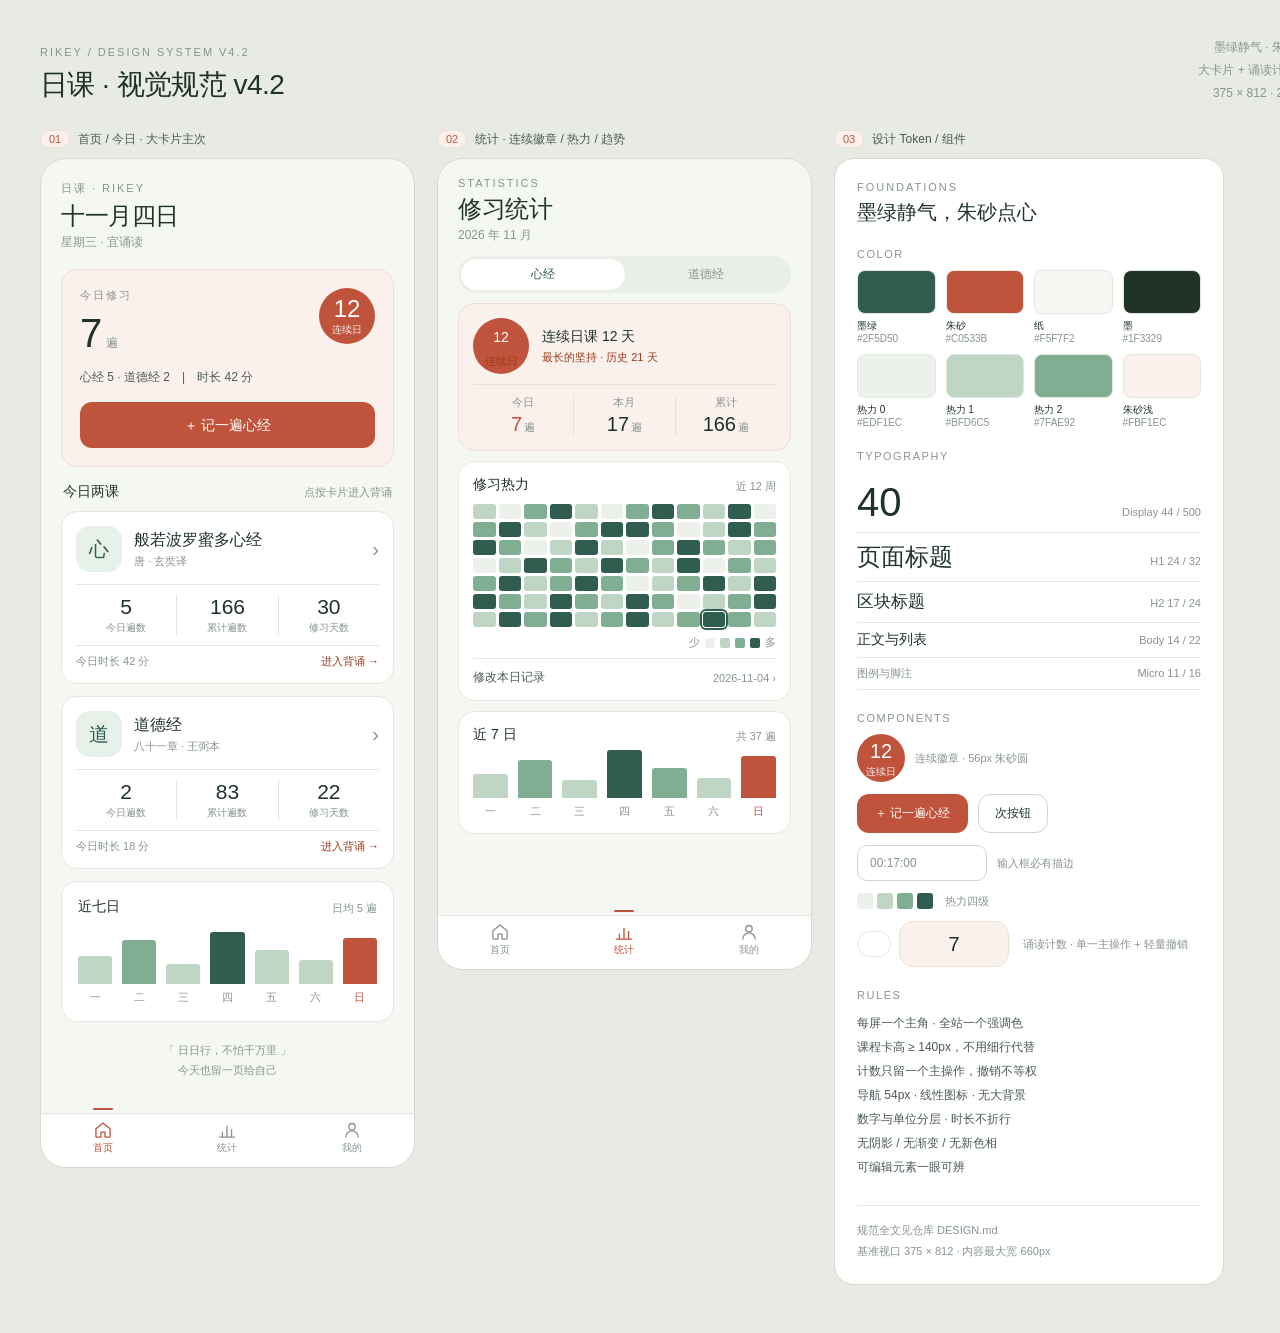
<file: design/preview.html>
<!doctype html>
<html lang="zh-CN">
<head>
<meta charset="utf-8">
<title>日课 · 视觉规范 v4 设计稿</title>
<style>
  *{box-sizing:border-box;margin:0;padding:0}
  :root{
    --paper:#F5F7F2;--paper-deep:#E9EFE7;--card:#FFFFFF;--line:#E1E9DF;--line-strong:#C9D8CC;
    --ink:#1F3329;--ink-2:#4A5C51;--muted:#87958B;
    --green:#2F5D50;--green-soft:#E7F0E9;
    --cinnabar:#C0533B;--cinnabar-ink:#993C1D;--cinnabar-soft:#FBF1EC;--cinnabar-line:#EEDFD3;
    --heat-0:#EDF1EC;--heat-1:#BFD6C5;--heat-2:#7FAE92;--heat-3:#2F5D50;
    --font:-apple-system,BlinkMacSystemFont,"SF Pro Text","PingFang SC","Noto Sans CJK SC","Microsoft YaHei",sans-serif;
  }
  body{font-family:var(--font);background:#E7EBE4;color:var(--ink);padding:36px 40px 48px}
  .canvas{width:1280px;margin:0 auto}
  .masthead{display:flex;align-items:flex-end;justify-content:space-between;margin-bottom:26px}
  .eyebrow{font-size:11px;letter-spacing:.18em;color:var(--muted);text-transform:uppercase}
  .masthead h1{font-size:28px;font-weight:500;letter-spacing:-.02em;margin-top:8px}
  .masthead .meta{font-size:12px;color:var(--muted);text-align:right;line-height:1.9}
  .board{display:flex;gap:22px;align-items:flex-start}
  .col{display:flex;flex-direction:column;gap:10px}
  .col-label{font-size:12px;color:var(--ink-2);display:flex;align-items:center;gap:8px}
  .col-label b{font-size:11px;font-weight:500;color:var(--cinnabar);border:1px solid var(--cinnabar-line);background:var(--cinnabar-soft);border-radius:999px;padding:2px 8px}
  .phone{width:375px;height:812px;background:var(--paper);border:1px solid #D3DBD2;border-radius:26px;overflow:hidden;position:relative;display:flex;flex-direction:column}
  .screen{padding:22px 20px 84px;overflow:hidden;flex:1}
  .page-head{margin-bottom:18px}
  .page-head h2{font-size:24px;font-weight:500;line-height:32px;letter-spacing:-.02em;margin-top:4px;font-family:"Songti SC","Noto Serif CJK SC",serif}
  .page-head .date{font-size:12px;color:var(--muted);margin-top:2px}
  .hero{background:var(--cinnabar-soft);border:1px solid var(--cinnabar-line);border-radius:16px;padding:18px;margin-bottom:14px}
  .hero-top{display:flex;align-items:flex-start;justify-content:space-between}
  .hero-num{font-size:40px;font-weight:500;line-height:44px;letter-spacing:-.03em;color:var(--ink);margin-top:8px;font-variant-numeric:tabular-nums}
  .hero-num small{font-size:12px;font-weight:400;color:var(--muted);margin-left:5px;letter-spacing:0}
  .hero-sub{font-size:12px;color:var(--ink-2);margin-top:4px}
  .seal{width:56px;height:56px;border-radius:50%;background:var(--cinnabar);color:#fff;display:flex;flex-direction:column;align-items:center;justify-content:center;flex:none}
  .seal b{font-size:24px;font-weight:500;line-height:26px;font-variant-numeric:tabular-nums}
  .seal span{font-size:10px;opacity:.9;margin-top:1px}
  .cta{display:block;width:100%;height:46px;line-height:46px;text-align:center;background:var(--cinnabar);color:#fff;border-radius:12px;font-size:14px;margin-top:16px}
  .card{background:var(--card);border:1px solid var(--line);border-radius:16px;padding:16px;margin-bottom:14px}
  .card h3{font-size:14px;font-weight:500;margin-bottom:12px}
  .card h3 em{font-style:normal;font-size:11px;color:var(--muted);float:right;font-weight:400;margin-top:3px}
  .row{display:flex;align-items:center;gap:12px;padding:10px 0;border-top:1px solid var(--line)}
  .row:first-of-type{border-top:0;padding-top:2px}
  .mark{width:40px;height:40px;border-radius:10px;background:var(--green-soft);color:var(--green);font-size:15px;display:flex;align-items:center;justify-content:center;flex:none}
  .row .info{flex:1}
  .row .info b{display:block;font-size:14px;font-weight:500}
  .row .info span{display:block;font-size:11px;color:var(--muted);margin-top:3px}
  .row .arrow{font-size:20px;color:var(--muted)}
  .bars{display:flex;align-items:flex-end;gap:10px;height:56px;margin-top:4px}
  .bars i{flex:1;border-radius:3px 3px 0 0;display:block}
  .week{display:flex;gap:10px;margin-top:6px}
  .week span{flex:1;text-align:center;font-size:11px;color:var(--muted)}
  .verse{text-align:center;font-size:11px;color:var(--muted);line-height:20px;margin-top:18px}
  /* v4.1 首页大卡片 */
  .home{height:1010px}
  .home .screen{padding-bottom:24px}
  .section-label{display:flex;align-items:baseline;justify-content:space-between;margin:16px 2px 10px;font-size:14px;font-weight:500}
  .section-label em{font-style:normal;font-size:11px;font-weight:400;color:var(--muted)}
  .bigcard{background:var(--card);border:1px solid var(--line);border-radius:16px;padding:14px;margin-bottom:12px}
  .bigcard-top{display:flex;align-items:center;gap:12px}
  .bigseal{width:46px;height:46px;border-radius:14px;background:var(--green-soft);color:var(--green);font-size:20px;font-family:"Songti SC",serif;display:grid;place-items:center;flex:none}
  .bigtitle{flex:1;min-width:0}
  .bigtitle b{display:block;font-size:16px;font-weight:500;font-family:"Songti SC",serif;white-space:nowrap;overflow:hidden;text-overflow:ellipsis}
  .bigtitle span{display:block;font-size:11px;color:var(--muted);margin-top:3px}
  .bigcard-top .arrow{font-size:20px;color:var(--muted)}
  .bigstats{display:flex;margin:12px 0 8px;padding:10px 0;border-top:1px solid var(--line);border-bottom:1px solid var(--line)}
  .bigstats div{flex:1;text-align:center;border-right:1px solid var(--line)}
  .bigstats div:last-child{border-right:0}
  .bigstats b{display:block;font-size:21px;font-weight:500;font-variant-numeric:tabular-nums}
  .bigstats span{display:block;font-size:10px;color:var(--muted);margin-top:2px}
  .bigfoot{display:flex;justify-content:space-between;font-size:11px;color:var(--muted)}
  .bigfoot em{font-style:normal;color:var(--cinnabar-ink)}
  .nav{position:absolute;left:0;right:0;bottom:0;height:54px;background:var(--card);border-top:1px solid var(--line);display:flex}
  .nav div{position:relative;flex:1;text-align:center;font-size:10px;color:var(--muted);padding-top:6px}
  .nav div.on{color:var(--cinnabar);font-weight:500}
  .nav svg{display:block;width:20px;height:20px;margin:0 auto 1px;fill:none;stroke:currentColor;stroke-width:1.6;stroke-linecap:round;stroke-linejoin:round}
  .nav div.on::before{content:'';position:absolute;top:-6px;left:50%;transform:translateX(-50%);width:20px;height:2px;border-radius:2px;background:var(--cinnabar)}
  .segmented{display:flex;background:var(--paper-deep);border-radius:999px;padding:3px;margin-bottom:14px}
  .segmented span{flex:1;text-align:center;font-size:12px;padding:7px 0;color:var(--muted);border-radius:999px}
  .segmented span.on{background:var(--card);color:var(--green);font-weight:500}
  .streak-card{background:var(--cinnabar-soft);border:1px solid var(--cinnabar-line);border-radius:16px;padding:16px;margin-bottom:14px}
  .streak-top{display:flex;align-items:center;gap:13px}
  .streak-top b{font-size:14px;font-weight:500;display:block}
  .streak-top span{font-size:11px;color:var(--cinnabar-ink);display:block;margin-top:4px}
  .metrics{display:flex;border-top:1px solid var(--cinnabar-line);margin-top:14px;padding-top:12px}
  .metrics div{flex:1;text-align:center;border-right:1px solid var(--cinnabar-line)}
  .metrics div:last-child{border-right:0}
  .metrics span{display:block;font-size:11px;color:var(--muted)}
  .metrics b{display:block;font-size:20px;font-weight:500;margin-top:3px;font-variant-numeric:tabular-nums}
  .metrics b small{font-size:11px;font-weight:400;color:var(--muted);margin-left:2px}
  .heat{display:grid;grid-template-columns:repeat(12,1fr);gap:4px}
  .heat i{height:18px;border-radius:3px;background:var(--heat-0);display:block}
  .heat i.l1{background:var(--heat-1)}.heat i.l2{background:var(--heat-2)}.heat i.l3{background:var(--heat-3)}
  .heat i.sel{outline:2px solid var(--green);outline-offset:1px}
  .legend{display:flex;align-items:center;justify-content:flex-end;gap:5px;margin-top:12px;font-size:11px;color:var(--muted)}
  .legend i{width:10px;height:10px;border-radius:2px;display:block}
  .editor{border-top:1px solid var(--line);margin-top:12px;padding:12px 0 0;font-size:12px;color:var(--ink-2);display:flex;justify-content:space-between;align-items:center}
  .editor b{font-weight:500}
  .editor span{color:var(--muted);font-size:11px}
  /* 统计页密度：保证近 7 日卡在 812 高度内完整可见 */
  .stats .screen{padding-top:18px;padding-bottom:70px}
  .stats .page-head{margin-bottom:12px}
  .stats .segmented{margin-bottom:10px}
  .stats .streak-card{padding:14px;margin-bottom:10px}
  .stats .metrics{margin-top:10px;padding-top:10px}
  .stats .card{padding:14px;margin-bottom:10px}
  .stats .card h3{margin-bottom:10px}
  .stats .heat{gap:3px}
  .stats .heat i{height:15px}
  .stats .legend{margin-top:8px}
  .stats .editor{margin-top:8px;padding-top:10px}
  .stats .bars{height:44px}
  /* 规范板 */
  .spec{width:390px;background:var(--card);border:1px solid #D3DBD2;border-radius:20px;padding:22px;min-height:812px}
  .spec h2{font-size:20px;font-weight:500;margin:6px 0 20px}
  .spec h4{font-size:11px;letter-spacing:.14em;color:var(--muted);text-transform:uppercase;margin:22px 0 10px;font-weight:500}
  .swatches{display:grid;grid-template-columns:repeat(4,1fr);gap:10px}
  .sw{text-align:left}
  .sw i{display:block;height:44px;border-radius:8px;border:1px solid var(--line)}
  .sw b{display:block;font-size:10px;font-weight:500;margin-top:5px}
  .sw span{display:block;font-size:10px;color:var(--muted)}
  .type-row{display:flex;align-items:baseline;gap:12px;border-bottom:1px solid var(--line);padding:8px 0}
  .type-row b{font-weight:500;white-space:nowrap}
  .type-row span{font-size:11px;color:var(--muted);margin-left:auto;white-space:nowrap}
  .comp{display:flex;align-items:center;gap:10px;margin-bottom:12px;flex-wrap:wrap}
  .btn-main{background:var(--cinnabar);color:#fff;font-size:12px;border-radius:12px;padding:11px 18px}
  .btn-ghost{border:1px solid var(--line-strong);color:var(--ink);font-size:12px;border-radius:12px;padding:10px 16px}
  .input{border:1px solid var(--line-strong);border-radius:10px;padding:10px 12px;font-size:12px;color:var(--muted);width:130px}
  .foot{margin-top:26px;font-size:11px;color:var(--muted);line-height:1.9;border-top:1px solid var(--line);padding-top:14px}
</style>
</head>
<body>
<div class="canvas">
  <div class="masthead">
    <div><div class="eyebrow">Rikey / Design system v4.2</div><h1>日课 · 视觉规范 v4.2</h1></div>
    <div class="meta">墨绿静气 · 朱砂点心<br>大卡片 + 诵读计数面板<br>375 × 812 · 2026.11</div>
  </div>

  <div class="board">
    <!-- 01 首页 -->
    <div class="col">
      <div class="col-label"><b>01</b> 首页 / 今日 · 大卡片主次</div>
      <div class="phone home">
        <div class="screen">
          <div class="page-head"><div class="eyebrow">日课 · RIKEY</div><h2>十一月四日</h2><div class="date">星期三 · 宜诵读</div></div>

          <div class="hero">
            <div class="hero-top">
              <div><div class="eyebrow">今日修习</div><div class="hero-num">7<small>遍</small></div><div class="hero-sub">心经 5 · 道德经 2　|　时长 42 分</div></div>
              <div class="seal"><b>12</b><span>连续日</span></div>
            </div>
            <div class="cta">＋ 记一遍心经</div>
          </div>

          <div class="section-label">今日两课<em>点按卡片进入背诵</em></div>
          <div class="bigcard">
            <div class="bigcard-top"><div class="bigseal">心</div><div class="bigtitle"><b>般若波罗蜜多心经</b><span>唐 · 玄奘译</span></div><div class="arrow">›</div></div>
            <div class="bigstats"><div><b>5</b><span>今日遍数</span></div><div><b>166</b><span>累计遍数</span></div><div><b>30</b><span>修习天数</span></div></div>
            <div class="bigfoot"><span>今日时长 42 分</span><em>进入背诵 →</em></div>
          </div>
          <div class="bigcard">
            <div class="bigcard-top"><div class="bigseal">道</div><div class="bigtitle"><b>道德经</b><span>八十一章 · 王弼本</span></div><div class="arrow">›</div></div>
            <div class="bigstats"><div><b>2</b><span>今日遍数</span></div><div><b>83</b><span>累计遍数</span></div><div><b>22</b><span>修习天数</span></div></div>
            <div class="bigfoot"><span>今日时长 18 分</span><em>进入背诵 →</em></div>
          </div>

          <div class="card">
            <h3>近七日<em>日均 5 遍</em></h3>
            <div class="bars"><i style="height:28px;background:var(--heat-1)"></i><i style="height:44px;background:var(--heat-2)"></i><i style="height:20px;background:var(--heat-1)"></i><i style="height:52px;background:var(--heat-3)"></i><i style="height:34px;background:var(--heat-1)"></i><i style="height:24px;background:var(--heat-1)"></i><i style="height:46px;background:var(--cinnabar)"></i></div>
            <div class="week"><span>一</span><span>二</span><span>三</span><span>四</span><span>五</span><span>六</span><span style="color:var(--cinnabar)">日</span></div>
          </div>

          <div class="verse">「 日日行，不怕千万里 」<br>今天也留一页给自己</div>
        </div>
        <div class="nav"><div class="on"><svg viewBox="0 0 24 24"><path d="M3.5 10.5 12 3.5l8.5 7v9a1 1 0 0 1-1 1h-5v-6h-5v6h-5a1 1 0 0 1-1-1z"/></svg>首页</div><div><svg viewBox="0 0 24 24"><path d="M3 20.5h18M6.5 20.5v-6M12 20.5v-13M17.5 20.5v-9"/></svg>统计</div><div><svg viewBox="0 0 24 24"><circle cx="12" cy="8" r="3.8"/><path d="M4.5 20.5a7.5 7.5 0 0 1 15 0"/></svg>我的</div></div>
      </div>
    </div>

    <!-- 02 统计 -->
    <div class="col">
      <div class="col-label"><b>02</b> 统计 · 连续徽章 / 热力 / 趋势</div>
      <div class="phone stats">
        <div class="screen">
          <div class="page-head"><div class="eyebrow">STATISTICS</div><h2>修习统计</h2><div class="date">2026 年 11 月</div></div>

          <div class="segmented"><span class="on">心经</span><span>道德经</span></div>

          <div class="streak-card">
            <div class="streak-top">
              <div class="seal"><b>12</b><span>连续日</span></div>
              <div><b>连续日课 12 天</b><span>最长的坚持 · 历史 21 天</span></div>
            </div>
            <div class="metrics">
              <div><span>今日</span><b style="color:var(--cinnabar)">7<small>遍</small></b></div>
              <div><span>本月</span><b>17<small>遍</small></b></div>
              <div><span>累计</span><b>166<small>遍</small></b></div>
            </div>
          </div>

          <div class="card">
            <h3>修习热力<em>近 12 周</em></h3>
            <div class="heat">
              <i class="l1"></i><i></i><i class="l2"></i><i class="l3"></i><i class="l1"></i><i></i><i class="l2"></i><i class="l3"></i><i class="l2"></i><i class="l1"></i><i class="l3"></i><i></i>
              <i class="l2"></i><i class="l3"></i><i class="l1"></i><i></i><i class="l2"></i><i class="l3"></i><i class="l3"></i><i class="l2"></i><i></i><i class="l1"></i><i class="l3"></i><i class="l2"></i>
              <i class="l3"></i><i class="l2"></i><i></i><i class="l1"></i><i class="l3"></i><i class="l1"></i><i></i><i class="l2"></i><i class="l3"></i><i class="l2"></i><i class="l1"></i><i class="l2"></i>
              <i></i><i class="l1"></i><i class="l3"></i><i class="l2"></i><i class="l1"></i><i class="l3"></i><i class="l2"></i><i class="l1"></i><i class="l3"></i><i></i><i class="l2"></i><i class="l1"></i>
              <i class="l2"></i><i class="l3"></i><i class="l1"></i><i class="l2"></i><i class="l3"></i><i class="l2"></i><i></i><i class="l1"></i><i class="l2"></i><i class="l3"></i><i class="l1"></i><i class="l3"></i>
              <i class="l3"></i><i class="l2"></i><i class="l1"></i><i class="l3"></i><i class="l2"></i><i class="l1"></i><i class="l3"></i><i class="l2"></i><i></i><i class="l1"></i><i class="l2"></i><i class="l3"></i>
              <i class="l1"></i><i class="l3"></i><i class="l2"></i><i class="l3"></i><i class="l1"></i><i class="l2"></i><i class="l3"></i><i class="l1"></i><i class="l2"></i><i class="l3 sel"></i><i class="l2"></i><i class="l1"></i>
            </div>
            <div class="legend">少<i style="background:var(--heat-0)"></i><i style="background:var(--heat-1)"></i><i style="background:var(--heat-2)"></i><i style="background:var(--heat-3)"></i>多</div>
            <div class="editor"><b>修改本日记录</b><span>2026-11-04 ›</span></div>
          </div>

          <div class="card">
            <h3>近 7 日<em>共 37 遍</em></h3>
            <div class="bars"><i style="height:24px;background:var(--heat-1)"></i><i style="height:38px;background:var(--heat-2)"></i><i style="height:18px;background:var(--heat-1)"></i><i style="height:48px;background:var(--heat-3)"></i><i style="height:30px;background:var(--heat-2)"></i><i style="height:20px;background:var(--heat-1)"></i><i style="height:42px;background:var(--cinnabar)"></i></div>
            <div class="week"><span>一</span><span>二</span><span>三</span><span>四</span><span>五</span><span>六</span><span style="color:var(--cinnabar)">日</span></div>
          </div>

        </div>
        <div class="nav"><div><svg viewBox="0 0 24 24"><path d="M3.5 10.5 12 3.5l8.5 7v9a1 1 0 0 1-1 1h-5v-6h-5v6h-5a1 1 0 0 1-1-1z"/></svg>首页</div><div class="on"><svg viewBox="0 0 24 24"><path d="M3 20.5h18M6.5 20.5v-6M12 20.5v-13M17.5 20.5v-9"/></svg>统计</div><div><svg viewBox="0 0 24 24"><circle cx="12" cy="8" r="3.8"/><path d="M4.5 20.5a7.5 7.5 0 0 1 15 0"/></svg>我的</div></div>
      </div>
    </div>

    <!-- 03 规范板 -->
    <div class="col">
      <div class="col-label"><b>03</b> 设计 Token / 组件</div>
      <div class="spec">
        <div class="eyebrow">Foundations</div>
        <h2>墨绿静气，朱砂点心</h2>
        <h4>Color</h4>
        <div class="swatches">
          <div class="sw"><i style="background:#2F5D50"></i><b>墨绿</b><span>#2F5D50</span></div>
          <div class="sw"><i style="background:#C0533B"></i><b>朱砂</b><span>#C0533B</span></div>
          <div class="sw"><i style="background:#F5F7F2"></i><b>纸</b><span>#F5F7F2</span></div>
          <div class="sw"><i style="background:#1F3329"></i><b>墨</b><span>#1F3329</span></div>
          <div class="sw"><i style="background:#EDF1EC"></i><b>热力 0</b><span>#EDF1EC</span></div>
          <div class="sw"><i style="background:#BFD6C5"></i><b>热力 1</b><span>#BFD6C5</span></div>
          <div class="sw"><i style="background:#7FAE92"></i><b>热力 2</b><span>#7FAE92</span></div>
          <div class="sw"><i style="background:#FBF1EC"></i><b>朱砂浅</b><span>#FBF1EC</span></div>
        </div>
        <h4>Typography</h4>
        <div class="type-row"><b style="font-size:40px;line-height:44px">40</b><span>Display 44 / 500</span></div>
        <div class="type-row"><b style="font-size:24px;line-height:32px">页面标题</b><span>H1 24 / 32</span></div>
        <div class="type-row"><b style="font-size:17px;line-height:24px">区块标题</b><span>H2 17 / 24</span></div>
        <div class="type-row"><b style="font-size:14px">正文与列表</b><span>Body 14 / 22</span></div>
        <div class="type-row"><b style="font-size:11px;color:var(--muted)">图例与脚注</b><span>Micro 11 / 16</span></div>
        <h4>Components</h4>
        <div class="comp"><div class="seal" style="width:48px;height:48px"><b style="font-size:20px">12</b><span>连续日</span></div><span style="font-size:11px;color:var(--muted)">连续徽章 · 56px 朱砂圆</span></div>
        <div class="comp"><div class="btn-main">＋ 记一遍心经</div><div class="btn-ghost">次按钮</div></div>
        <div class="comp"><div class="input">00:17:00</div><span style="font-size:11px;color:var(--muted)">输入框必有描边</span></div>
        <div class="comp" style="gap:4px"><i style="width:16px;height:16px;border-radius:3px;background:var(--heat-0)"></i><i style="width:16px;height:16px;border-radius:3px;background:var(--heat-1)"></i><i style="width:16px;height:16px;border-radius:3px;background:var(--heat-2)"></i><i style="width:16px;height:16px;border-radius:3px;background:var(--heat-3)"></i><span style="font-size:11px;color:var(--muted);margin-left:8px">热力四级</span></div>
        <div class="comp" style="gap:8px">
          <i style="width:34px;height:26px;border-radius:999px;border:1px solid var(--line)"></i>
          <i style="width:110px;height:46px;border-radius:14px;background:var(--cinnabar-soft);border:1px solid var(--cinnabar-line);display:grid;place-items:center;font-style:normal;font-size:20px;font-weight:500;color:var(--ink)">7</i>
          <span style="font-size:11px;color:var(--muted);margin-left:6px">诵读计数 · 单一主操作 + 轻量撤销</span>
        </div>
        <h4>Rules</h4>
        <div style="font-size:12px;line-height:2;color:var(--ink-2)">每屏一个主角 · 全站一个强调色<br>课程卡高 ≥ 140px，不用细行代替<br>计数只留一个主操作，撤销不等权<br>导航 54px · 线性图标 · 无大背景<br>数字与单位分层 · 时长不折行<br>无阴影 / 无渐变 / 无新色相<br>可编辑元素一眼可辨</div>
        <div class="foot">规范全文见仓库 DESIGN.md<br>基准视口 375 × 812 · 内容最大宽 660px</div>
      </div>
    </div>
  </div>
</div>
</body>
</html>
</file>
<file: styles.css>
:root {
  --paper: #f4f1e8;
  --paper-deep: #ebe6d9;
  --card: #fffdf8;
  --ink: #24342f;
  --muted: #858b80;
  --line: #e8e4d9;
  --green: #344f42;
  --green-soft: #e9eee7;
  --red: #b5533d;
  --red-soft: #f6e9e3;
  --gold: #b08d51;
  --shadow: 0 8px 28px rgba(54, 56, 45, .06);
  font-family: "DM Sans", "Noto Serif SC", -apple-system, BlinkMacSystemFont, "PingFang SC", "Microsoft YaHei", sans-serif;
}
* { box-sizing: border-box; }
body { margin: 0; background: var(--paper); color: var(--ink); min-height: 100vh; -webkit-font-smoothing: antialiased; }
button, input, textarea { font: inherit; }
button { color: inherit; }
.app-shell { width: min(100%, 760px); margin: 0 auto; min-height: 100vh; padding: 0 20px calc(100px + env(safe-area-inset-bottom)); }
.topbar { height: 74px; display: flex; align-items: center; justify-content: space-between; }
.brand { display: inline-flex; align-items: center; gap: 11px; color: inherit; text-decoration: none; }
.brand-mark { width: 38px; height: 38px; border: 1px solid #b8ad94; color: var(--green); display: grid; place-items: center; border-radius: 50%; font: 600 18px "Noto Serif SC", serif; }
.brand b { display: block; letter-spacing: .12em; font: 600 17px "Noto Serif SC", serif; }
.brand small { display: block; font-size: 10px; color: var(--muted); letter-spacing: .13em; margin-top: 2px; }
.icon-button { border: 0; background: transparent; width: 40px; height: 40px; border-radius: 50%; font-size: 22px; color: var(--green); cursor: pointer; }
.icon-button:active { background: var(--paper-deep); }
.view { display: none; animation: appear .18s ease; }
.view.active { display: block; }
@keyframes appear { from { opacity: .65; transform: translateY(3px); } to { opacity: 1; transform: none; } }
.eyebrow { font: 600 10px "DM Sans", sans-serif; color: var(--gold); letter-spacing: .18em; }
h1, h2, h3, p { margin-top: 0; }
h1 { font: 600 30px/1.3 "Noto Serif SC", serif; letter-spacing: .015em; margin: 7px 0 8px; }
h2 { font: 600 22px/1.35 "Noto Serif SC", serif; margin: 0 0 8px; }
h3 { font: 600 16px "Noto Serif SC", serif; margin: 0; }
.muted { color: var(--muted); font-size: 13px; line-height: 1.7; }
.page-intro { padding: 11px 2px 22px; }
.date-line { color: var(--muted); font-size: 12px; letter-spacing: .06em; }
.hero-card { position: relative; background: var(--green); color: #fffdf7; border-radius: 21px; padding: 23px 22px 20px; overflow: hidden; box-shadow: var(--shadow); }
.hero-card:after { content: "道"; position: absolute; right: 8px; top: -38px; font: 150px "Noto Serif SC", serif; color: rgba(255,255,255,.055); pointer-events: none; }
.hero-top { display: flex; justify-content: space-between; align-items: flex-start; position: relative; z-index: 1; }
.hero-card .eyebrow { color: #c7b589; }
.hero-title { font: 500 19px "Noto Serif SC", serif; margin: 8px 0 4px; }
.hero-sub { color: rgba(255,255,255,.67); font-size: 12px; margin: 0; }
.hero-metrics { display: flex; gap: 0; border-top: 1px solid rgba(255,255,255,.18); margin-top: 19px; padding-top: 15px; position: relative; z-index: 1; }
.hero-metric { flex: 1; }
.hero-metric + .hero-metric { border-left: 1px solid rgba(255,255,255,.18); padding-left: 16px; margin-left: 16px; }
.hero-metric strong { display: block; font: 600 23px "DM Sans", sans-serif; }
.hero-metric span { color: rgba(255,255,255,.68); font-size: 11px; }
.section-heading { display: flex; align-items: end; justify-content: space-between; margin: 25px 1px 12px; }
.section-heading h2 { font-size: 18px; margin: 0; }
.section-heading .aside { color: var(--muted); font-size: 11px; }
.quick-grid { display: grid; grid-template-columns: 1fr 1fr; gap: 11px; }
.quick-card, .card { background: var(--card); border: 1px solid rgba(66,75,59,.06); box-shadow: var(--shadow); border-radius: 17px; }
.quick-card { padding: 15px; min-height: 120px; }
.quick-card .label { display: flex; align-items: center; gap: 7px; color: var(--muted); font-size: 11px; }
.quick-card .num { font: 600 25px "DM Sans", sans-serif; margin: 12px 0 2px; }
.quick-card .caption { color: var(--muted); font-size: 10px; }
.quick-card .accent { color: var(--red); }
.movie-card { margin-top: 11px; padding: 16px; }
.movie-head { display: flex; justify-content: space-between; gap: 10px; align-items: flex-start; }
.movie-head strong { font: 500 15px "Noto Serif SC", serif; }
.movie-head small { display: block; color: var(--muted); font-size: 11px; margin-top: 4px; }
.progress-track { height: 5px; background: var(--paper-deep); border-radius: 8px; overflow: hidden; margin: 14px 0 12px; }
.progress-fill { height: 100%; background: var(--red); border-radius: inherit; transition: width .25s; }
.movie-foot { display: flex; align-items: center; justify-content: space-between; gap: 8px; }
.movie-count { color: var(--muted); font-size: 11px; }
.button { min-height: 41px; border-radius: 12px; border: 1px solid transparent; padding: 0 15px; font-size: 12px; font-weight: 600; cursor: pointer; transition: transform .12s, background .12s; }
.button:active { transform: scale(.97); }
.button.primary { background: var(--green); color: white; }
.button.secondary { background: var(--green-soft); color: var(--green); }
.button.ghost { background: transparent; color: var(--muted); border-color: var(--line); }
.button.small { min-height: 34px; padding: 0 11px; font-size: 11px; }
.activity-card { padding: 16px; margin-top: 12px; }
.activity-form { display: grid; grid-template-columns: 1fr 75px auto; gap: 8px; margin-top: 14px; }
.field { background: #faf8f1; border: 1px solid var(--line); border-radius: 11px; min-width: 0; padding: 10px 11px; color: var(--ink); outline: none; font-size: 12px; }
.field:focus { border-color: #a5b19f; box-shadow: 0 0 0 3px rgba(52,79,66,.08); }
.activity-list { margin-top: 10px; }
.activity-row { display: flex; justify-content: space-between; gap: 10px; border-top: 1px solid var(--line); padding: 10px 0 0; margin-top: 9px; font-size: 12px; }
.activity-row small { color: var(--muted); }
.delete-activity { background: none; border: 0; color: #a7a79e; cursor: pointer; padding: 2px 5px; }
.quote { margin: 22px 2px 6px; color: #7f8277; font: italic 13px/1.8 "Noto Serif SC", serif; text-align: center; }
.quote b { color: var(--green); font-weight: 500; }
.switcher { display: flex; gap: 7px; overflow-x: auto; padding: 0 1px 4px; scrollbar-width: none; }
.switcher::-webkit-scrollbar { display: none; }
.pill { border: 1px solid #dcd8ca; background: transparent; border-radius: 999px; padding: 9px 15px; white-space: nowrap; font-size: 12px; color: var(--muted); cursor: pointer; }
.pill.active { background: var(--green); border-color: var(--green); color: white; }
.chapter-list { display: flex; gap: 6px; overflow-x: auto; padding: 15px 0; scrollbar-width: thin; }
.chapter-chip { border: 1px solid var(--line); color: var(--muted); background: var(--card); min-width: 42px; height: 38px; border-radius: 11px; cursor: pointer; font-size: 11px; }
.chapter-chip.active { border-color: var(--green); color: var(--green); background: var(--green-soft); font-weight: 700; }
.chapter-chip.done:after { content: " ·"; color: var(--red); }
.reading-panel { padding: 22px 20px; margin-top: 2px; }
.reading-meta { color: var(--gold); font-size: 10px; letter-spacing: .13em; margin-bottom: 6px; }
.reading-title { font: 600 22px "Noto Serif SC", serif; margin-bottom: 20px; }
.classic-text { white-space: pre-line; font: 400 17px/2.05 "Noto Serif SC", serif; letter-spacing: .025em; }
.annotation { border-left: 2px solid var(--gold); padding: 12px 14px; margin-top: 22px; background: #f8f5ec; color: #66695f; font: 13px/1.85 "Noto Serif SC", serif; }
.reading-actions { display: flex; justify-content: space-between; gap: 9px; margin-top: 17px; }
.heart-sections { display: grid; gap: 10px; margin-top: 15px; }
.heart-section { padding: 17px 16px; }
.heart-section h3 { color: var(--green); margin-bottom: 9px; font-size: 14px; }
.heart-section p { font: 15px/1.95 "Noto Serif SC", serif; margin: 0; }
.heart-section small { display: block; border-top: 1px solid var(--line); margin-top: 10px; padding-top: 9px; color: var(--muted); font: 12px/1.7 "Noto Serif SC", serif; }
.recite-intro { padding: 10px 1px 15px; }
.recite-card { margin-bottom: 12px; padding: 19px; position: relative; overflow: hidden; }
.recite-card:after { content: attr(data-seal); position: absolute; right: 12px; top: 6px; color: rgba(52,79,66,.06); font: 90px "Noto Serif SC", serif; pointer-events: none; }
.recite-top { display: flex; justify-content: space-between; align-items: center; position: relative; z-index: 1; }
.recite-top h2 { font-size: 20px; }
.recite-total { color: var(--muted); font-size: 10px; }
.recite-count { display: flex; align-items: baseline; gap: 6px; margin: 13px 0 15px; position: relative; z-index: 1; }
.recite-count strong { font: 600 40px "DM Sans", sans-serif; color: var(--green); }
.recite-count span { font-size: 12px; color: var(--muted); }
.tap-button { min-height: 52px; width: 100%; position: relative; z-index: 1; border: 0; border-radius: 14px; background: var(--green); color: white; cursor: pointer; font: 500 15px "Noto Serif SC", serif; letter-spacing: .04em; box-shadow: 0 5px 14px rgba(52,79,66,.15); }
.tap-button.cinnabar { background: var(--red); box-shadow: 0 5px 14px rgba(181,83,61,.15); }
.tap-actions { display: flex; justify-content: space-between; align-items: center; margin-top: 10px; position: relative; z-index: 1; }
.tap-actions small { color: var(--muted); font-size: 10px; }
.text-button { border: 0; background: none; color: var(--muted); font-size: 11px; padding: 5px; cursor: pointer; }
.stats-overview { display: grid; grid-template-columns: repeat(3,1fr); gap: 9px; margin: 16px 0; }
.stat-box { background: var(--card); border-radius: 14px; padding: 14px 12px; box-shadow: var(--shadow); }
.stat-box strong { display: block; font: 600 21px "DM Sans", sans-serif; }
.stat-box span { color: var(--muted); font-size: 10px; }
.chart-card { padding: 18px 14px; }
.chart { display: grid; grid-template-columns: repeat(7,1fr); gap: 5px; align-items: end; height: 132px; margin-top: 17px; }
.chart-day { height: 100%; display: flex; flex-direction: column; align-items: center; justify-content: end; gap: 7px; }
.chart-bar-wrap { height: 92px; width: 17px; background: #f1eee5; border-radius: 8px; display: flex; align-items: end; overflow: hidden; }
.chart-bar { width: 100%; min-height: 3px; background: var(--green); border-radius: 8px; }
.chart-day.today .chart-bar { background: var(--red); }
.chart-day span { color: var(--muted); font-size: 9px; }
.history-list { margin-top: 12px; }
.history-row { display: grid; grid-template-columns: 1fr auto auto; gap: 13px; align-items: center; padding: 13px 4px; border-bottom: 1px solid var(--line); font-size: 11px; }
.history-row b { font-weight: 600; }
.history-row span { color: var(--muted); }
.empty-state { padding: 19px; text-align: center; color: var(--muted); font-size: 12px; }
.source-note { border-top: 1px solid var(--line); margin-top: 22px; padding-top: 14px; color: var(--muted); font-size: 10px; line-height: 1.7; }
.source-note a { color: var(--green); }
.bottom-nav { position: fixed; z-index: 10; left: 50%; bottom: 0; transform: translateX(-50%); width: min(100%,760px); padding: 8px 18px calc(8px + env(safe-area-inset-bottom)); display: grid; grid-template-columns: repeat(4,1fr); gap: 4px; background: rgba(255,253,248,.94); border-top: 1px solid rgba(70,77,64,.1); backdrop-filter: blur(16px); }
.nav-item { border: 0; background: transparent; color: #96988e; display: grid; justify-items: center; gap: 2px; padding: 4px 2px; cursor: pointer; }
.nav-item span { font: 19px "DM Sans", sans-serif; height: 21px; }
.nav-item small { font-size: 9px; }
.nav-item.active { color: var(--green); }
.nav-item.active small { font-weight: 700; }
.settings-dialog { width: min(520px, calc(100% - 24px)); max-height: 88vh; border: 0; border-radius: 20px; background: var(--card); color: var(--ink); padding: 20px; box-shadow: 0 24px 80px rgba(22,35,28,.2); }
.settings-dialog::backdrop { background: rgba(27,38,31,.35); backdrop-filter: blur(3px); }
.dialog-top { display: flex; justify-content: space-between; align-items: start; }
.dialog-top h2 { margin-top: 4px; }
.setting-group { display: grid; gap: 9px; padding: 15px 0; border-top: 1px solid var(--line); }
.setting-group label:not(.button) { font-size: 11px; color: var(--muted); }
.setting-group input:not([type=file]) { border: 1px solid var(--line); border-radius: 11px; padding: 11px; background: #faf8f1; outline: none; }
.setting-group input:focus { border-color: #a5b19f; }
.setting-group h3 { margin-top: 1px; }
.setting-group p { margin: 0 0 2px; }
.button-row { display: flex; gap: 8px; flex-wrap: wrap; }
.file-button { display: inline-flex; align-items: center; position: relative; overflow: hidden; }
.file-button input { position: absolute; inset: 0; opacity: 0; cursor: pointer; }
.privacy-note { color: var(--muted); font-size: 10px; line-height: 1.6; margin: 0; }
.toast { position: fixed; z-index: 20; bottom: calc(82px + env(safe-area-inset-bottom)); left: 50%; transform: translate(-50%, 12px); opacity: 0; pointer-events: none; background: #233a30; color: white; border-radius: 999px; padding: 10px 16px; font-size: 11px; transition: all .2s; white-space: nowrap; }
.toast.show { opacity: 1; transform: translate(-50%, 0); }
@media (min-width: 650px) {
  .app-shell { padding-left: 32px; padding-right: 32px; }
  .topbar { height: 84px; }
  .page-intro { padding-top: 20px; }
  .quick-grid { gap: 14px; }
  .quick-card { min-height: 140px; padding: 19px; }
  .bottom-nav { border: 1px solid rgba(70,77,64,.1); border-bottom: 0; border-radius: 18px 18px 0 0; }
}
@media (max-width: 390px) {
  .app-shell { padding-left: 15px; padding-right: 15px; }
  .activity-form { grid-template-columns: 1fr 63px; }
  .activity-form button { grid-column: 1 / -1; }
  .quick-card { padding: 13px; }
  .reading-panel { padding: 18px 15px; }
  .classic-text { font-size: 16px; }
}

/* Quiet, text-first interface */
:root { --paper:#fafaf7; --paper-deep:#eeeee8; --card:#fff; --ink:#202722; --muted:#777d76; --line:#e5e7e1; --green:#315242; --green-soft:#edf2ed; --red:#9c4c3a; --gold:#8a7554; --shadow:none; font-family:-apple-system,BlinkMacSystemFont,"PingFang SC","Hiragino Sans GB","Microsoft YaHei",sans-serif; }
body { background:var(--paper); }
.app-shell { width:min(100%,660px); padding:0 20px calc(90px + env(safe-area-inset-bottom)); }
.topbar { height:60px; }
.brand-mark { border:0; border-radius:0; width:25px; height:30px; font-size:20px; }
.brand { gap:7px; }
.brand b { font-size:15px; }
.brand small { display:none; }
.page-intro { padding:15px 0 18px; }
.page-intro h1 { font-size:25px; margin:4px 0 0; }
.page-intro .muted { display:none; }
.date-line { font-size:11px; }
.daily-summary,.stats-line { display:flex; align-items:center; justify-content:space-between; gap:8px; padding:13px 0 17px; border-bottom:1px solid var(--line); color:var(--muted); font-size:12px; }
.daily-summary b,.stats-line b { color:var(--ink); font-size:16px; margin-left:3px; }
.simple-section { padding:17px 0 19px; border-bottom:1px solid var(--line); }
.section-heading { margin:0 0 11px; }
.section-heading h2 { font-size:15px; }
.section-heading .aside { font-size:10px; }
.movie-line { padding:2px 0 0; }
.movie-head strong { font-size:13px; }
.movie-head small { font-size:10px; }
.progress-track { margin:12px 0 0; height:3px; }
.button { border-radius:8px; }
.button.small { min-height:31px; }
.activity-form { grid-template-columns:minmax(0,1fr) 68px auto; gap:6px; margin:0; }
.field { background:transparent; border:0; border-bottom:1px solid var(--line); border-radius:0; padding:9px 3px; font-size:12px; }
.field:focus { box-shadow:none; border-color:var(--green); }
.activity-list { margin-top:7px; }
.activity-row { border:0; padding:8px 1px; margin:0; border-bottom:1px solid var(--line); font-size:12px; }
.activity-row b { font-weight:500; }
.empty-state { text-align:left; padding:14px 0; }
.switcher { gap:18px; border-bottom:1px solid var(--line); }
.pill { border:0; border-radius:0; padding:8px 0 11px; font-size:13px; }
.pill.active { background:transparent; color:var(--green); border-bottom:2px solid var(--green); }
.chapter-picker { margin:13px 0 3px; border-bottom:1px solid var(--line); }
.chapter-picker summary,.annotation-fold summary { list-style:none; cursor:pointer; padding:12px 0; color:var(--muted); font-size:12px; }
.chapter-picker summary::-webkit-details-marker,.annotation-fold summary::-webkit-details-marker { display:none; }
.chapter-picker summary:after,.annotation-fold summary:after { content:"＋"; float:right; color:var(--muted); }
.chapter-picker[open] summary:after,.annotation-fold[open] summary:after { content:"－"; }
.chapter-list { flex-wrap:wrap; max-height:185px; overflow:auto; padding:2px 0 12px; }
.chapter-chip { background:transparent; border-radius:7px; min-width:36px; height:34px; }
.chapter-chip.active { background:var(--green); color:#fff; }
.reading-panel { padding:17px 0; margin:0; border-bottom:1px solid var(--line); }
.reading-title { font-size:20px; margin-bottom:16px; }
.reading-meta { color:var(--muted); letter-spacing:.03em; }
.classic-text { font-family:"Noto Serif SC", "Songti SC", "STSong", serif; font-size:17px; line-height:2.05; letter-spacing:.02em; }
.annotation-fold { margin-top:18px; border-top:1px solid var(--line); }
.annotation-fold p,.annotation-list p { color:#656b64; font-size:12px; line-height:1.85; margin:0; padding:0 0 13px; }
.annotation-list p+p { border-top:1px solid var(--line); padding-top:11px; }
.reading-actions { align-items:center; margin-top:12px; }
.reading-actions .muted { font-size:10px; }
.source-note { font-size:10px; }
.recite-choices { border-top:1px solid var(--line); }
.recite-choice { width:100%; padding:19px 1px; display:flex; justify-content:space-between; align-items:center; border:0; border-bottom:1px solid var(--line); background:transparent; text-align:left; cursor:pointer; }
.recite-choice span { font:500 17px "Noto Serif SC", "Songti SC", serif; }
.recite-choice small { color:var(--muted); font-size:11px; }
.recite-intro { padding:15px 0 18px; }
.recite-intro .muted { display:none; }
.app-shell.immersive { padding:0 20px 180px; }
.app-shell.immersive .topbar,.app-shell.immersive .bottom-nav { display:none; }
.recitation-screen { padding-top:17px; }
.back-button { background:none; border:0; color:var(--muted); font-size:13px; padding:5px 0 16px; cursor:pointer; }
.recitation-screen h1 { font-size:21px; margin:0 0 5px; }
.recitation-origin { color:var(--muted); font-size:10px; margin-bottom:22px; }
.recitation-text { padding-bottom:20px; font-size:18px; line-height:2.2; }
.full-dao-text { padding-bottom:10px; }
.dao-recitation-chapter { padding:0 0 17px; margin:0 0 17px; border-bottom:1px solid var(--line); }
.dao-recitation-chapter h2 { color:var(--muted); font:400 11px sans-serif; margin:0 0 5px; }
.recitation-annotation { margin:0 0 24px; }
.recite-footer { position:fixed; z-index:12; bottom:0; left:50%; transform:translateX(-50%); width:min(100%,660px); padding:12px 20px calc(14px + env(safe-area-inset-bottom)); background:rgba(255,255,255,.97); border-top:1px solid var(--line); }
.recite-progress { display:flex; align-items:center; gap:13px; min-height:24px; margin-bottom:8px; font-size:11px; }
.recite-progress b { font-weight:600; }
.recite-progress span { color:var(--muted); }
.recite-progress .text-button { margin-left:auto; }
.recite-footer .tap-button { min-height:49px; border-radius:10px; box-shadow:none; }
.bottom-nav { width:min(100%,660px); box-shadow:none; }
.nav-item small { font-size:10px; }
.stats-overview { display:none; }
.stats-line { margin-bottom:1px; }
.chart { height:112px; margin-top:8px; }
.chart-bar-wrap { height:72px; width:13px; border-radius:3px; }
.chart-bar { border-radius:3px; }
.chart-day { gap:5px; }
.history-list { margin-top:0; }
.history-row { grid-template-columns:54px 1fr; gap:3px 12px; padding:10px 0; font-size:11px; }
.history-row span:last-child { grid-column:2; }
.settings-dialog { border-radius:14px; box-shadow:0 12px 40px rgba(22,35,28,.15); }
@media (max-width:390px) {
  .app-shell { padding-left:16px; padding-right:16px; }
  .app-shell.immersive { padding-left:16px; padding-right:16px; }
  .recite-footer { padding-left:16px; padding-right:16px; }
  .daily-summary { font-size:11px; }
  .activity-form { grid-template-columns:minmax(0,1fr) 58px auto; }
  .activity-form button { grid-column:auto; }
}
.bottom-nav { grid-template-columns:repeat(5,1fr); }
.practice-card { background:#fff; border-radius:18px; margin:0 0 14px; overflow:hidden; }
.practice-open { display:block; width:100%; padding:22px 16px 16px; border:0; background:transparent; color:inherit; cursor:pointer; }
.practice-open h2 { text-align:center; font-size:20px; margin:0 0 20px; }
.practice-numbers { display:grid; grid-template-columns:repeat(3,1fr); text-align:center; color:var(--muted); font-size:12px; }
.practice-numbers b { display:block; color:var(--ink); font-size:25px; font-weight:500; margin-bottom:4px; }
.practice-actions { display:grid; grid-template-columns:1fr 1fr; border-top:1px solid var(--line); }
.practice-actions button { background:transparent; border:0; padding:14px; color:var(--red); font-size:15px; cursor:pointer; }
.practice-actions button+button { border-left:1px solid var(--line); }
.chapter-position { text-align:center; color:var(--muted); font-size:12px; margin-bottom:20px; }
.dao-swipe h2 { font-size:18px; }
.chapter-controls { display:flex; justify-content:space-between; margin:20px 0 30px; }
.chapter-controls button { background:none; border:0; color:var(--green); padding:10px; }
.chapter-controls button:disabled { opacity:.3; }
.report-inside { float:right; margin-top:8px; }
.bottom-nav { display:none; }
.app-shell { padding-bottom:30px; }
.recitation-screen { padding-top:6px; }
.recite-header { display:flex; align-items:center; gap:8px; margin-bottom:10px; }
.recite-header h1 { flex:1; text-align:center; margin:0; font-size:18px; }
.back-button { padding:3px 8px; font-size:27px; }
.font-controls { display:flex; gap:3px; }
.font-controls button,.tool-icon { border:0; background:transparent; color:var(--ink); padding:8px; font-size:13px; cursor:pointer; }
.recitation-screen .recitation-text { font-size:var(--text-size); line-height:1.65; padding-bottom:8px; }
.recite-footer { padding:7px 20px calc(8px + env(safe-area-inset-bottom)); background:#fafaf7; }
.recite-progress { justify-content:center; margin:0; min-height:18px; }
.recite-tools { display:flex; align-items:center; justify-content:center; gap:28px; }
.tool-icon { font-size:24px; color:var(--muted); min-width:44px; min-height:44px; }
.woodfish { width:72px; height:62px; border:0; padding:0; background:transparent; cursor:pointer; touch-action:manipulation; }
.woodfish:active { transform:scale(.92); }
.woodfish svg { width:100%; height:100%; pointer-events:none; }
.app-shell.immersive { padding-bottom:145px; }
.bottom-nav { display:grid; grid-template-columns:repeat(3,1fr); }
.app-shell { padding-bottom:calc(82px + env(safe-area-inset-bottom)); }
.app-shell.immersive .bottom-nav { display:none; }
.recitation-screen .annotation-fold p,.recitation-screen .annotation-list p { font-size:max(16px, var(--text-size)); line-height:1.8; color:#414941; }
.recitation-screen .annotation-fold summary { font-size:15px; }
/* Bottom navigation works without CSS min() or safe-area support. */
.bottom-nav { position:fixed; bottom:0; left:0; right:0; transform:none; width:auto; max-width:660px; margin:0 auto; padding:8px 18px 12px; padding-bottom:calc(8px + env(safe-area-inset-bottom, 0px)); z-index:100; display:grid; grid-template-columns:repeat(3,1fr); background:#fffdf8; }
.app-shell.immersive .bottom-nav { display:none; }
#view-today { padding-top:24px; }
:root { --paper:#f2f7f1; --paper-deep:#e0ebe0; --card:#fff; --ink:#253c2d; --muted:#718777; --line:#dce9de; --green:#3e7651; --green-soft:#e4f1e6; --red:#4e835d; }
body { background:var(--paper); }
.practice-card { background:#fff; border:1px solid #e0ebe1; }
.bottom-nav,.recite-footer { background:#f7fbf6; }
.nav-item.active,.chapter-controls button,.font-controls button { color:var(--green); }
.woodfish { position:relative; width:72px; height:62px; }
.woodfish span { position:absolute; right:0; bottom:1px; width:23px; height:23px; display:grid; place-items:center; border-radius:50%; background:#f2f8f1; border:1px solid #8eb299; color:#315a41; font-size:19px; line-height:1; font-weight:600; pointer-events:none; }
.recite-tools { gap:32px; }
.recite-tools { gap:24px; }
.woodfish { width:92px; height:86px; transition:transform .16s ease; }
.woodfish img { width:100%; height:100%; display:block; pointer-events:none; }
.woodfish:focus-visible { outline:2px solid #315f43; outline-offset:2px; border-radius:50%; }
.woodfish:active { transform:scale(.94) rotate(-3deg); }
@media (prefers-reduced-motion:reduce) { .woodfish { transition:none; } }
.recite-header { position:sticky; top:0; z-index:20; background:#f2f7f1; padding:8px 0; margin:0 0 10px; }
.recitation-screen { padding-top:0; }
.chapter-select-trigger { display:block; margin:0 auto 15px; padding:7px 14px; border:0; border-radius:20px; background:#e4f1e6; color:#315a41; font-size:13px; cursor:pointer; }
.chapter-dialog { position:fixed; inset:auto 0 0; width:100%; max-width:660px; max-height:85vh; margin:0 auto; padding:16px 16px calc(18px + env(safe-area-inset-bottom,0px)); border:0; border-radius:22px 22px 0 0; background:#edf4e9; color:#263d2c; box-sizing:border-box; overflow:hidden; }
.chapter-dialog::backdrop { background:rgba(28,45,32,.44); }
.chapter-dialog-head { display:flex; justify-content:space-between; align-items:center; padding:0 4px 12px; }
.chapter-dialog-head h2 { margin:0; font-size:18px; }
.chapter-dialog-head button { background:none; border:0; color:#526957; font-size:25px; width:40px; height:40px; cursor:pointer; }
.chapter-grid { display:grid; grid-template-columns:repeat(3,minmax(0,1fr)); gap:16px 10px; max-height:calc(85vh - 85px); overflow-y:auto; overscroll-behavior:contain; padding:2px 2px 15px; }
.chapter-tile { display:flex; flex-direction:column; align-items:stretch; gap:6px; padding:0; min-width:0; border:0; background:transparent; color:#315a41; cursor:pointer; }
.chapter-page { display:-webkit-box; -webkit-box-orient:vertical; -webkit-line-clamp:6; overflow:hidden; height:120px; padding:10px 8px; border:1px solid #c7d3bd; border-radius:5px; background:#fffdf4; color:#3f493d; text-align:left; white-space:pre-line; font:12px/1.55 'Songti SC',serif; box-shadow:0 2px 6px rgba(37,65,43,.08); }
.chapter-tile.selected .chapter-page { outline:2px solid #528a5c; outline-offset:1px; }
.chapter-label { font-size:12px; text-align:center; }
.chapter-tile:focus-visible { outline:2px solid #315a41; outline-offset:3px; }
.reading-timer { color:var(--muted); font-size:11px; text-align:right; padding:0 2px 8px; font-variant-numeric:tabular-nums; }
.reading-totals { color:var(--muted); font-size:12px; padding:10px 0 0; }
.layout-content p,.recitation-screen .annotation-fold .layout-content p { margin:0 0 .85em; padding:0; color:inherit; font:inherit; line-height:inherit; }
.layout-content p:last-child { margin-bottom:0; }
.translation-layout { color:#414941; font-size:max(16px,var(--text-size)); line-height:1.8; }
.layout-content[contenteditable="true"] { outline:1px solid #9dbba4; border-radius:8px; padding:10px; background:#fffefa; min-height:3em; }
.layout-toolbar { display:none; position:sticky; top:53px; z-index:19; align-items:center; gap:3px; overflow-x:auto; background:#edf5eb; padding:6px 2px; border-bottom:1px solid #dce9de; }
.editing-layout .layout-toolbar { display:flex; }
.layout-toolbar button { border:0; background:transparent; color:#315a41; min-width:40px; height:40px; font-size:17px; cursor:pointer; }
.layout-toolbar .layout-restore { white-space:nowrap; font-size:12px; padding:0 8px; margin-left:auto; }
.editing-layout .recite-footer { display:none; }
.editing-layout .layout-content { scroll-margin-top:110px; }
.recite-header { position:sticky; display:flex; justify-content:space-between; }
.recite-header h1 { position:absolute; left:50%; transform:translateX(-50%); margin:0; white-space:nowrap; pointer-events:none; }
.recite-header .font-controls { margin-left:auto; }
.layout-toolbar { position:fixed; top:auto; bottom:0; left:0; right:0; width:auto; max-width:660px; margin:0 auto; padding:8px 14px calc(8px + env(safe-area-inset-bottom,0px)); border-top:1px solid #dce9de; border-bottom:0; background:#edf5eb; }
.editing-layout .layout-content { scroll-margin-top:65px; }
.editing-layout .timer-control { display:none; }
.timer-control { display:flex; justify-content:center; padding:22px 0 16px; }
.timer-start { min-width:104px; min-height:44px; border:0; border-radius:24px; background:#4d805b; color:#fff; font-size:15px; cursor:pointer; }
.timer-start:disabled { background:#dbe9dd; color:#4d7056; cursor:default; }
@media (max-width:360px) { .recite-header h1 { font-size:16px; } .font-controls button { padding-left:3px; padding-right:3px; } }
.recite-header { display:block; padding:2px 0 4px; margin:0 0 4px; }
.recite-title-row { display:flex; align-items:center; justify-content:flex-start; height:32px; position:relative; }
.recite-title-row h1 { font-size:16px; line-height:1; }
.recite-title-row .back-button { padding:0 8px 0 0; line-height:1; font-size:25px; }
.recite-meta-row { display:flex; justify-content:space-between; align-items:center; min-height:32px; }
.recite-meta-row .reading-timer { padding:0; text-align:left; font-size:11px; }
.recite-meta-row .font-controls button { min-height:32px; padding:4px 7px; }
.recite-footer { padding:5px 16px calc(5px + env(safe-area-inset-bottom,0px)); }
.bottom-counter { display:flex; justify-content:center; align-items:center; gap:24px; min-height:86px; }
.start-circle { width:64px; height:64px; border:0; border-radius:50%; color:white; background:#477c59; font-size:15px; cursor:pointer; box-shadow:0 3px 10px rgba(49,90,65,.15); }
.start-circle:active { transform:scale(.96); }
.center-count { min-width:62px; text-align:center; color:var(--muted); font-size:11px; line-height:1.2; }
.center-count b { display:block; color:var(--ink); font-size:26px; font-weight:500; margin:2px 0; font-variant-numeric:tabular-nums; }
.center-count small { font-size:10px; white-space:nowrap; }
.practice-card { position:relative; }
.practice-time { margin-top:16px; padding-top:12px; border-top:1px solid #edf2ec; color:#78907e; text-align:center; font-size:12px; }
.report-header { padding:19px 0 10px; }
.report-header h1 { font-size:23px; margin:0; }
.report-tabs { display:flex; gap:7px; padding:3px; background:#e5eee4; border-radius:11px; }
.report-tabs button { flex:1; min-height:38px; border:0; border-radius:9px; background:transparent; color:#6f8674; font-size:13px; cursor:pointer; }
.report-tabs button.active { color:#315a41; background:#fff; font-weight:600; box-shadow:0 1px 5px rgba(43,80,48,.08); }
.report-summary,.report-calendar { margin-top:14px; background:#fff; border:1px solid #e1ece1; border-radius:15px; padding:16px; }
.report-section-title,.calendar-heading { display:flex; justify-content:space-between; align-items:center; gap:8px; }
.report-section-title h2,.calendar-heading h2 { font:600 15px -apple-system,BlinkMacSystemFont,'PingFang SC',sans-serif; margin:0; }
.report-section-title span { color:var(--muted); font-size:11px; }
.report-cells { display:grid; grid-template-columns:repeat(3,minmax(0,1fr)); margin-top:16px; }
.report-cell { min-width:0; padding:0 8px; text-align:center; }
.report-cell+.report-cell { border-left:1px solid #eaf0e9; }
.report-cell span,.report-cell em { display:block; color:#809287; font-size:11px; font-style:normal; }
.report-cell b { display:block; color:#294f38; font-size:23px; font-weight:600; margin:6px 0 2px; }
.report-cell b small { font-size:11px; font-weight:400; }
.report-cell em { white-space:normal; overflow-wrap:anywhere; line-height:1.5; }
.report-month-days { border-top:1px solid #edf2ec; padding-top:11px; margin-top:15px; color:#809287; font-size:11px; text-align:center; }
.calendar-month { display:flex; align-items:center; gap:4px; color:#3d6349; }
.calendar-month b { font-size:13px; font-weight:600; min-width:94px; text-align:center; }
.calendar-month button { border:0; background:transparent; color:#4c7657; width:38px; height:38px; font-size:23px; cursor:pointer; }
.calendar-month button:disabled { opacity:.25; }
.calendar-grid { display:grid; grid-template-columns:repeat(7,minmax(0,1fr)); text-align:center; }
.calendar-weekdays { margin-top:10px; color:#93a297; font-size:11px; }
.calendar-weekdays span { padding:5px 0; }
.calendar-days { row-gap:2px; }
.calendar-day { position:relative; display:flex; justify-content:center; align-items:center; min-width:0; min-height:42px; border:0; border-radius:10px; background:transparent; color:#3f5947; font-size:13px; cursor:pointer; }
.calendar-day.today:not(.selected) span { font-weight:700; color:#2e7044; }
.calendar-day.selected { background:#427b55; color:#fff; }
.calendar-day:disabled { color:#d1dad1; cursor:default; }
.calendar-day i,.calendar-legend i { width:4px; height:4px; border-radius:50%; background:#6aa577; }
.calendar-day i { position:absolute; bottom:5px; left:calc(50% - 2px); }
.calendar-day.selected i { background:#fff; }
.calendar-legend { display:flex; justify-content:flex-end; align-items:center; gap:5px; color:#9aa99c; font-size:10px; margin-top:7px; }
.report-cell span,.report-cell em { font-size:12px; }
.report-month-days,.calendar-weekdays { font-size:12px; }
.calendar-values { border-top:1px solid #edf2ec; margin-top:11px; padding-top:3px; }
.calendar-value-row { display:flex; align-items:center; gap:8px; min-height:48px; color:#3d5945; font-size:14px; }
.calendar-value-row + .calendar-value-row { border-top:1px solid #f0f4ee; }
.calendar-value-row > span { flex:1; }
.calendar-value-row label { display:flex; align-items:center; gap:3px; color:#819187; font-size:12px; }
.calendar-value-row input { border:0; border-bottom:1px solid #b7cdbb; border-radius:0; padding:5px 2px; background:transparent; color:#315a41; font-size:16px; font-family:inherit; text-align:center; outline:none; }
.calendar-value-row input:focus { border-bottom:2px solid #3e7651; }
.calendar-value-row .inline-count { width:52px; }
.calendar-value-row .inline-time { width:92px; font-variant-numeric:tabular-nums; }
.calendar-value-row input::-webkit-inner-spin-button { -webkit-appearance:none; margin:0; }

/* ============================================================
   v4 视觉系统 · DESIGN.md 唯一实现层（2026-11-04）
   本段为最终覆盖层；新增样式写在这里，禁止再往历史层追加
   ============================================================ */
:root {
  --paper:#F5F7F2; --paper-deep:#E9EFE7; --card:#FFFFFF;
  --line:#E1E9DF; --line-strong:#C9D8CC;
  --ink:#1F3329; --ink-2:#4A5C51; --muted:#87958B;
  --green:#2F5D50; --green-soft:#E7F0E9;
  --cinnabar:#C0533B; --cinnabar-ink:#993C1D;
  --cinnabar-soft:#FBF1EC; --cinnabar-line:#EEDFD3;
  --heat-0:#EDF1EC; --heat-1:#BFD6C5; --heat-2:#7FAE92; --heat-3:#2F5D50;
  --red:var(--cinnabar); --gold:var(--green); --red-soft:var(--cinnabar-soft);
  --shadow:none;
  --font-sans:-apple-system,BlinkMacSystemFont,"SF Pro Text","PingFang SC","Noto Sans CJK SC","Microsoft YaHei",sans-serif;
  --font-classic:"Songti SC","Noto Serif CJK SC","Noto Serif SC","STSong",serif;
}
html,body { background:var(--paper); color:var(--ink); font-family:var(--font-sans); -webkit-font-smoothing:antialiased; }
button,input,summary { font-family:inherit; }
#view-today,#view-stats,#view-read,#view-mine { padding-top:22px; }
.eyebrow { font-size:11px; letter-spacing:.18em; text-transform:uppercase; color:var(--muted); }

/* 页面头 */
.page-head { margin:0 0 14px; }
.page-head h1 { font-size:24px; font-weight:500; line-height:32px; letter-spacing:-.02em; margin:4px 0 0; font-family:var(--font-classic); }
.page-head-date { font-size:12px; color:var(--muted); margin-top:2px; }
.mine-note { font-size:12px; line-height:1.8; color:var(--muted); margin:0 0 14px; }

/* 首页主卡：全页唯一主角 */
.hero-card { background:var(--cinnabar-soft); border:1px solid var(--cinnabar-line); border-radius:16px; padding:16px; margin:0 0 12px; color:var(--ink); }
.hero-top { display:flex; align-items:flex-start; justify-content:space-between; gap:12px; }
.hero-main { min-width:0; }
.hero-number { font-size:40px; font-weight:500; line-height:44px; letter-spacing:-.03em; font-variant-numeric:tabular-nums; margin-top:8px; }
.hero-number small { font-size:12px; font-weight:400; color:var(--muted); margin-left:5px; letter-spacing:0; }
.hero-sub { font-size:12px; color:var(--ink-2); margin-top:4px; white-space:nowrap; }
.streak-seal { width:56px; height:56px; flex:none; border-radius:50%; background:var(--cinnabar); color:#fff; display:flex; flex-direction:column; align-items:center; justify-content:center; }
.streak-seal b { font-size:24px; font-weight:500; line-height:26px; font-variant-numeric:tabular-nums; }
.streak-seal span { font-size:10px; margin-top:1px; opacity:.92; }
.hero-cta { display:block; width:100%; height:48px; margin-top:16px; border:0; border-radius:12px; background:var(--cinnabar); color:#fff; font-size:14px; font-weight:500; cursor:pointer; transition:opacity .14s ease-out,transform .14s ease-out; }
.hero-cta:active { transform:scale(.985); opacity:.9; }
.hero-foot { font-size:11px; color:var(--cinnabar-ink); text-align:center; margin-top:10px; }

/* 通用卡片与列表 */
.ds-card { background:var(--card); border:1px solid var(--line); border-radius:16px; padding:16px; margin:0 0 14px; }
.card-head { display:flex; align-items:center; justify-content:space-between; gap:8px; margin-bottom:12px; }
.card-head h2 { font-size:15px; font-weight:500; line-height:20px; margin:0; }
.card-head > span { font-size:11px; color:var(--muted); }
.course-row { display:flex; align-items:center; gap:12px; width:100%; min-height:64px; padding:10px 0; border:0; border-top:1px solid var(--line); background:transparent; color:inherit; text-align:left; cursor:pointer; }
.course-row:first-of-type { border-top:0; padding-top:2px; }
.course-mark { width:40px; height:40px; flex:none; border-radius:10px; background:var(--green-soft); color:var(--green); font-size:15px; display:flex; align-items:center; justify-content:center; }
.course-info { flex:1; min-width:0; }
.course-info b { display:block; font-size:14px; font-weight:500; }
.course-info small { display:block; font-size:11px; color:var(--muted); margin-top:3px; white-space:nowrap; overflow:hidden; text-overflow:ellipsis; }
.course-arrow { font-size:20px; color:var(--muted); }

/* 趋势 */
.trend-bars { display:flex; align-items:flex-end; gap:8px; height:52px; }
.trend-bar { flex:1; min-width:0; display:block; border-radius:3px 3px 0 0; background:var(--heat-2); }
.trend-bar.is-today { background:var(--cinnabar); }
.trend-week { display:flex; gap:8px; margin-top:6px; }
.trend-week span { flex:1; min-width:0; text-align:center; font-size:11px; color:var(--muted); }
.trend-week .is-today { color:var(--cinnabar); }
.daily-verse { text-align:center; font-size:11px; line-height:20px; color:var(--muted); margin:18px 0 8px; }

/* 统计页 */
.segmented { display:flex; gap:4px; background:var(--paper-deep); border-radius:999px; padding:3px; margin:0 0 14px; }
.segmented button { flex:1; min-height:36px; border:0; border-radius:999px; background:transparent; color:var(--muted); font-size:12px; cursor:pointer; }
.segmented button.active { background:var(--card); color:var(--green); font-weight:500; }
.streak-card { background:var(--cinnabar-soft); border:1px solid var(--cinnabar-line); border-radius:16px; padding:16px; margin:0 0 14px; }
.streak-top { display:flex; align-items:center; gap:13px; }
.streak-copy h2 { font-size:14px; font-weight:500; margin:0; }
.streak-copy p { font-size:11px; color:var(--cinnabar-ink); margin:4px 0 0; }
.metrics { display:flex; border-top:1px solid var(--cinnabar-line); margin-top:14px; padding-top:12px; }
.metric { flex:1; min-width:0; text-align:center; border-right:1px solid var(--cinnabar-line); }
.metric:last-child { border-right:0; }
.metric span { display:block; font-size:11px; color:var(--muted); }
.metric b { display:block; font-size:20px; font-weight:500; margin-top:3px; font-variant-numeric:tabular-nums; white-space:nowrap; }
.metric b small { font-size:11px; font-weight:400; color:var(--muted); margin-left:2px; }
.metric em { display:block; font-size:10px; font-style:normal; color:var(--muted); white-space:nowrap; margin-top:2px; }
.metric.is-today b { color:var(--cinnabar); }
.heat-grid { display:grid; grid-template-columns:repeat(12,minmax(0,1fr)); grid-template-rows:repeat(7,18px); grid-auto-flow:column; gap:4px; }
.heat-cell { width:100%; height:18px; padding:0; border:0; border-radius:3px; background:var(--heat-0); cursor:pointer; }
.heat-cell.level-0 { background:var(--heat-0); }
.heat-cell.level-1 { background:var(--heat-1); }
.heat-cell.level-2 { background:var(--heat-2); }
.heat-cell.level-3 { background:var(--heat-3); }
.heat-cell.selected { outline:2px solid var(--green); outline-offset:1px; }
.heat-cell.is-today { border:1px solid var(--cinnabar); box-sizing:border-box; }
.heat-cell:disabled { opacity:.35; cursor:default; }
.heat-legend { display:flex; align-items:center; justify-content:flex-end; gap:5px; margin-top:12px; font-size:11px; color:var(--muted); }
.heat-legend i { width:10px; height:10px; border-radius:2px; display:block; }
.heat-legend .level-0 { background:var(--heat-0); }
.heat-legend .level-1 { background:var(--heat-1); }
.heat-legend .level-2 { background:var(--heat-2); }
.heat-legend .level-3 { background:var(--heat-3); }
.month-switch { display:flex; align-items:center; gap:2px; }
.month-switch b { font-size:11px; font-weight:500; color:var(--ink-2); min-width:78px; text-align:center; }
.month-switch button { width:24px; height:24px; border:0; background:transparent; color:var(--ink-2); font-size:18px; line-height:1; cursor:pointer; }
.month-switch button:disabled { opacity:.25; cursor:default; }
.record-editor { border:0; border-top:1px solid var(--line); background:transparent; margin:10px 0 0; }
.record-editor summary { list-style:none; display:flex; align-items:center; justify-content:space-between; padding:12px 0 0; font-size:12px; font-weight:500; color:var(--ink-2); cursor:pointer; }
.record-editor summary::-webkit-details-marker { display:none; }
.editor-meta { font-size:11px; font-weight:400; color:var(--muted); }
.record-fields { padding:0 0 2px; }
.record-row { display:flex; align-items:center; gap:8px; min-height:48px; border-top:1px solid var(--line); }
.record-row > span { flex:1; font-size:13px; }
.record-row label { display:flex; align-items:center; gap:3px; font-size:11px; color:var(--muted); }
.record-row input { height:36px; border:1px solid var(--line-strong); border-radius:10px; background:var(--card); color:var(--ink); font-size:14px; text-align:center; outline:none; font-variant-numeric:tabular-nums; }
.record-row input:focus { border-color:var(--green); }
.record-row .inline-count { width:58px; }
.record-row .inline-time { width:94px; }
.record-row input::-webkit-inner-spin-button { -webkit-appearance:none; margin:0; }

/* 阅读 / 背诵 / 我的：统一到同一套规格 */
.page-intro { padding:22px 0 18px; }
.page-intro h1 { font-size:24px; font-weight:500; letter-spacing:-.02em; }
.switcher { gap:18px; border-bottom:1px solid var(--line); }
.pill { font-size:13px; color:var(--muted); }
.pill.active { color:var(--green); border-bottom:2px solid var(--green); }
.reading-panel { border-bottom:1px solid var(--line); }
.reading-meta { font-size:11px; letter-spacing:.14em; color:var(--muted); }
.reading-title { font-size:20px; font-weight:500; }
.classic-text { font-family:var(--font-classic); font-size:17px; line-height:2.05; color:var(--ink); }
.button { border-radius:12px; font-weight:500; font-size:13px; min-height:40px; }
.button.primary { background:var(--cinnabar); color:#fff; }
.button.secondary { background:var(--card); border:1px solid var(--line-strong); color:var(--ink); }
.button.small { min-height:34px; font-size:12px; border-radius:10px; }
.text-button { color:var(--green); }
.bottom-nav { background:var(--card); border-top:1px solid var(--line); box-shadow:none; }
.nav-item { color:var(--muted); }
.nav-item span { font-family:var(--font-sans); font-size:17px; }
.nav-item.active { color:var(--green); }
.nav-item.active small { font-weight:500; }
.settings-dialog { background:var(--card); border:1px solid var(--line); border-radius:16px; box-shadow:none; color:var(--ink); }
.toast { background:var(--green); color:#fff; border-radius:10px; }
.recite-footer,.recite-header,.layout-toolbar,.chapter-dialog { background:var(--card); color:var(--ink); }
.recite-footer,.layout-toolbar { border-color:var(--line); }
.start-circle { background:var(--cinnabar); box-shadow:none; }
.timer-start { background:var(--green); border-radius:12px; }
.center-count b { color:var(--ink); }
.chapter-page { background:var(--paper); border-color:var(--line); box-shadow:none; }
.chapter-tile.selected .chapter-page { outline-color:var(--green); }
.layout-toolbar { background:var(--paper-deep); }
.layout-content[contenteditable="true"] { outline-color:var(--green); background:var(--card); }

@media (max-width:390px) {
  .hero-number { font-size:36px; line-height:40px; }
  .hero-sub { font-size:11px; }
  .heat-grid { grid-template-rows:repeat(7,16px); gap:3px; }
  .heat-cell { height:16px; }
  .metric b { font-size:18px; }
  .course-info small { font-size:10px; }
}
/* 视觉复检修正：白字继承、统计页首屏密度、标题字体 */
.ds-card { padding:14px; margin:0 0 12px; color:var(--ink); }
.streak-card { padding:14px; margin:0 0 12px; color:var(--ink); }
.segmented { margin:0 0 12px; }
.metrics { margin-top:12px; padding-top:10px; }
.heat-grid { grid-template-rows:repeat(7,16px); gap:3px; }
.heat-cell { height:16px; }
.trend-bars { height:46px; }
.page-intro h1 { font-family:var(--font-classic); }
.app-shell { padding-bottom:calc(104px + env(safe-area-inset-bottom)); }

@media (prefers-reduced-motion:reduce) {
  .hero-cta,.view,.woodfish { transition:none !important; animation:none !important; }
}

/* ===== v4.1 · 大卡片 + 诵读计数面板 ===== */
.section-head { display:flex; align-items:baseline; justify-content:space-between; gap:8px; margin:18px 2px 10px; }
.section-head h2 { font:500 15px/20px var(--font-classic); margin:0; }
.section-head span { font-size:11px; color:var(--muted); }

/* 首页两课 / 选择背诵：恢复大卡片 */
.course-row.course-card { display:block; width:100%; min-height:0; padding:16px; margin:0 0 12px; border:1px solid var(--line); border-radius:16px; background:var(--card); text-align:left; color:var(--ink); cursor:pointer; transition:transform .14s ease-out,border-color .14s ease-out; }
.course-row.course-card:first-of-type { border-top:1px solid var(--line); padding-top:16px; }
.course-row.course-card:active { transform:scale(.99); border-color:var(--green); }
.card-top { display:flex; align-items:center; gap:12px; }
.course-seal { width:48px; height:48px; flex:none; border-radius:14px; background:var(--green-soft); color:var(--green); font:500 21px/1 var(--font-classic); display:grid; place-items:center; }
.course-title { flex:1; min-width:0; }
.course-title b { display:block; font:500 17px/22px var(--font-classic); white-space:nowrap; overflow:hidden; text-overflow:ellipsis; }
.course-title small { display:block; font-size:11px; color:var(--muted); margin-top:3px; }
.course-arrow { font-size:22px; color:var(--muted); flex:none; }
.course-stats { display:flex; margin:14px 0 10px; padding:12px 0; border-top:1px solid var(--line); border-bottom:1px solid var(--line); }
.course-stats > span { flex:1; min-width:0; text-align:center; border-right:1px solid var(--line); }
.course-stats > span:last-child { border-right:0; }
.course-stats b { display:block; font-size:23px; line-height:27px; font-weight:500; color:var(--ink); font-variant-numeric:tabular-nums; }
.course-stats small { display:block; font-size:10px; color:var(--muted); margin-top:3px; }
.course-foot { display:flex; justify-content:space-between; align-items:center; font-size:11px; color:var(--muted); }
.course-foot span:last-child { color:var(--cinnabar-ink); }

.recite-choices { border-top:0; display:grid; gap:12px; }
.recite-choice { display:flex; align-items:center; gap:12px; width:100%; min-height:104px; padding:16px; border:1px solid var(--line); border-bottom:1px solid var(--line); border-radius:16px; background:var(--card); text-align:left; cursor:pointer; transition:transform .14s ease-out,border-color .14s ease-out; }
.recite-choice:active { transform:scale(.99); border-color:var(--green); }
.recite-choice span { font:inherit; }
.choice-seal { width:56px; height:56px; flex:none; border-radius:16px; background:var(--green-soft); color:var(--green); font:500 24px/1 var(--font-classic); display:grid; place-items:center; }
.choice-body { flex:1; min-width:0; }
.choice-body b { display:block; font:500 18px/24px var(--font-classic); color:var(--ink); }
.choice-body small { display:block; font-size:11px; color:var(--muted); margin-top:4px; }
.choice-meta { flex:none; text-align:right; }
.choice-meta b { display:block; font-size:20px; font-weight:500; color:var(--ink); font-variant-numeric:tabular-nums; }
.choice-meta small { display:block; font-size:10px; color:var(--muted); margin-top:2px; }
.choice-arrow { font-size:20px; color:var(--muted); }
.choice-note { text-align:center; font-size:11px; line-height:2; color:var(--muted); margin:26px 0 0; }

/* 开始按钮 */
.bottom-counter { flex-direction:column; gap:0; min-height:0; }
.bottom-counter.waiting { padding:10px 0 12px; }
.start-wrap { position:relative; width:88px; height:88px; display:grid; place-items:center; }
.start-halo { position:absolute; inset:0; border-radius:50%; background:var(--cinnabar-soft); border:1px solid var(--cinnabar-line); animation:haloPulse 2.8s ease-in-out infinite; }
.start-circle { position:relative; width:64px; height:64px; border:0; border-radius:50%; color:#fff; background:var(--cinnabar); font-size:15px; cursor:pointer; box-shadow:none; }
.start-circle:active { transform:scale(.96); }
.start-hint { font-size:11px; color:var(--muted); margin:10px 0 0; }
@keyframes haloPulse { 0%,100% { transform:scale(1); opacity:1; } 50% { transform:scale(1.08); opacity:.62; } }

/* 诵读计数面板 */
.bottom-counter.running { align-items:stretch; padding:8px 0 4px; }
.counter-head { display:flex; align-items:center; gap:7px; font-size:11px; color:var(--muted); margin-bottom:2px; }
.live-dot { width:6px; height:6px; flex:none; border-radius:50%; background:var(--cinnabar); box-shadow:0 0 0 3px var(--cinnabar-soft); }
.counter-hint { margin-left:auto; }
.counter-stage { display:flex; align-items:center; justify-content:space-between; gap:6px; }
.woodfish { position:relative; width:92px; height:96px; flex:none; border:0; padding:0; background:transparent; display:grid; place-items:center; cursor:pointer; touch-action:manipulation; }
.woodfish .fish-disc { position:absolute; inset:2px 2px 12px; width:auto; height:auto; border:0; border-radius:50%; background:var(--green-soft); opacity:.5; }
.woodfish img { position:relative; width:92px; height:88px; display:block; pointer-events:none; }
.woodfish .fish-sign { position:absolute; right:0; bottom:12px; width:28px; height:28px; border-radius:50%; display:grid; place-items:center; background:var(--card); border:1px solid var(--line-strong); color:var(--green); font-size:17px; line-height:1; font-weight:400; pointer-events:none; }
.fish-plus .fish-sign { background:var(--cinnabar); border-color:var(--cinnabar); color:#fff; }
.woodfish .fish-tag { position:absolute; bottom:-2px; left:0; right:0; width:auto; height:auto; display:block; border:0; border-radius:0; background:transparent; text-align:center; font-size:10px; line-height:1.2; font-weight:400; color:var(--muted); pointer-events:none; }
.woodfish .fish-pop { position:absolute; top:6px; right:auto; bottom:auto; left:50%; width:auto; height:auto; display:block; border:0; border-radius:0; background:transparent; transform:translateX(-50%); font-size:14px; font-weight:500; color:var(--cinnabar); opacity:0; pointer-events:none; }
.fish-minus .fish-pop { color:var(--green); }
.woodfish.is-tapped .fish-pop { animation:fishPop .46s ease-out; }
.woodfish.is-tapped .fish-disc { animation:fishRipple .46s ease-out; }
@keyframes fishPop { 0%{opacity:0;transform:translate(-50%,8px) scale(.8)} 35%{opacity:1} 100%{opacity:0;transform:translate(-50%,-16px) scale(1.1)} }
@keyframes fishRipple { 0%{opacity:.6;transform:scale(.86)} 100%{opacity:.5;transform:scale(1.18)} }
.count-seal { position:relative; width:92px; height:92px; flex:none; border-radius:50%; background:var(--cinnabar-soft); border:1px solid var(--cinnabar-line); display:flex; flex-direction:column; align-items:center; justify-content:center; }
.seal-ring { position:absolute; inset:5px; border-radius:50%; border:1px dashed var(--cinnabar-line); }
.count-seal small { font-size:10px; color:var(--cinnabar-ink); }
.count-seal b { display:block; font-size:32px; line-height:36px; font-weight:500; color:var(--ink); font-variant-numeric:tabular-nums; }
.count-seal b.bump { animation:countBump .3s ease-out; }
.count-seal em { font-size:10px; font-style:normal; color:var(--muted); }
@keyframes countBump { 0%{transform:scale(1)} 45%{transform:scale(1.18)} 100%{transform:scale(1)} }
.recite-footer { padding:8px 16px calc(10px + env(safe-area-inset-bottom,0px)); }
.app-shell.immersive { padding-bottom:170px; }

@media (max-width:360px) {
  .woodfish { width:80px; }
  .woodfish img { width:80px; height:78px; }
  .count-seal { width:84px; height:84px; }
  .count-seal b { font-size:28px; }
}
@media (prefers-reduced-motion:reduce) {
  .start-halo,.woodfish.is-tapped .fish-pop,.woodfish.is-tapped .fish-disc,.count-seal b.bump { animation:none !important; }
}

/* ===== v4.2 · 紧凑导航 / 单一主操作计数 / 道德经拼音 ===== */
.app-shell .bottom-nav {
  height:54px; padding:4px 12px calc(4px + env(safe-area-inset-bottom,0px)); gap:0;
  background:var(--card); border:0; border-top:1px solid var(--line);
  border-radius:0; box-shadow:none; backdrop-filter:none; -webkit-backdrop-filter:none;
}
.app-shell .nav-item { position:relative; gap:1px; padding:2px 0; min-height:0; color:var(--muted); }
.nav-item svg { width:20px; height:20px; display:block; fill:none; stroke:currentColor; stroke-width:1.6; stroke-linecap:round; stroke-linejoin:round; }
.nav-item small { font-size:10px; line-height:12px; font-weight:400; }
.nav-item.active { color:var(--cinnabar-ink); }
.nav-item.active::before { content:''; position:absolute; top:-5px; left:50%; transform:translateX(-50%); width:20px; height:2px; border-radius:2px; background:var(--cinnabar); }
.app-shell { padding-bottom:calc(64px + env(safe-area-inset-bottom,0px)); }
.app-shell.immersive { padding-bottom:118px; }

.recite-footer { padding:5px 16px calc(6px + env(safe-area-inset-bottom,0px)); background:var(--card); border-top:1px solid var(--line); }
.bottom-counter { min-height:0; gap:0; }
.bottom-counter.waiting { padding:0; }
.start-tap { width:100%; min-height:64px; border:1px solid var(--cinnabar-line); border-radius:14px; background:var(--cinnabar-soft); color:var(--cinnabar-ink); display:flex; flex-direction:column; align-items:center; justify-content:center; gap:4px; cursor:pointer; }
.start-tap b { font:500 16px/20px var(--font-classic); }
.start-tap small { font-size:11px; font-weight:400; color:var(--muted); }
.start-tap:active { transform:scale(.99); }
.bottom-counter.running { align-items:stretch; padding:0; }
.counter-head { display:flex; align-items:center; gap:6px; height:22px; margin:0 0 4px; font-size:11px; color:var(--muted); }
.counter-hint { color:var(--muted); }
.counter-head .undo-button { margin-left:auto; height:24px; padding:0 10px; border:1px solid var(--line); border-radius:999px; background:transparent; color:var(--muted); font-size:11px; cursor:pointer; }
.counter-head .undo-button:active { background:var(--paper-deep); }
.count-tap { position:relative; width:100%; min-height:84px; border:1px solid var(--cinnabar-line); border-radius:16px; background:var(--cinnabar-soft); overflow:hidden; display:flex; flex-direction:column; align-items:center; justify-content:center; gap:2px; cursor:pointer; touch-action:manipulation; -webkit-tap-highlight-color:transparent; }
.count-tap:active { transform:scale(.995); }
.tap-main { display:flex; align-items:baseline; gap:4px; }
.tap-number { font:500 34px/38px var(--font-sans); color:var(--ink); font-variant-numeric:tabular-nums; }
.tap-number.bump { animation:countBump .3s ease-out; }
.tap-unit { font-size:11px; color:var(--cinnabar-ink); }
.tap-total { font-size:11px; color:var(--muted); }
.tap-ring { position:absolute; left:50%; top:45%; width:120px; height:120px; margin:-60px 0 0 -60px; border-radius:50%; border:1px solid var(--cinnabar-line); opacity:0; pointer-events:none; }
.count-tap.is-tapped .tap-ring { animation:tapRipple .6s ease-out; }
.tap-pop { position:absolute; top:12px; left:50%; transform:translateX(-50%); font-size:14px; font-weight:500; color:var(--cinnabar); opacity:0; pointer-events:none; }
.count-tap.is-tapped .tap-pop { animation:tapPop .6s ease-out; }
@keyframes tapRipple { 0%{opacity:.7;transform:scale(.5)} 100%{opacity:0;transform:scale(1.15)} }
@keyframes tapPop { 0%{opacity:0;transform:translate(-50%,8px) scale(.8)} 35%{opacity:1} 100%{opacity:0;transform:translate(-50%,-16px) scale(1.1)} }

ruby { ruby-position:over; -webkit-ruby-position:before; }
rt { font:400 10px/1 var(--font-sans); color:var(--cinnabar-ink); letter-spacing:0; transform:translateY(1px); user-select:none; -webkit-user-select:none; }
.layout-content.with-pinyin, .classic-text.with-pinyin { line-height:2.5; }
.font-controls .pinyin-button { border:1px solid var(--line); border-radius:8px; background:transparent; color:var(--muted); font:500 12px/1 var(--font-classic); padding:0 7px; }
.font-controls .pinyin-button.on { border-color:var(--cinnabar-line); background:var(--cinnabar-soft); color:var(--cinnabar-ink); }
.reader-tools { display:flex; justify-content:flex-end; margin:10px 0 0; }
.pinyin-toggle { border:1px solid var(--line); border-radius:999px; background:transparent; color:var(--muted); font-size:11px; padding:5px 12px; cursor:pointer; }
.pinyin-toggle.on { border-color:var(--cinnabar-line); background:var(--cinnabar-soft); color:var(--cinnabar-ink); }

@media (max-width:360px) {
  .tap-number { font-size:30px; }
  .counter-hint { font-size:10px; }
}
@media (prefers-reduced-motion:reduce) {
  .count-tap.is-tapped .tap-ring,.count-tap.is-tapped .tap-pop,.tap-number.bump { animation:none !important; }
}

/* 诵读原文：保持编辑和阅读时一致的纸张卡片。 */
.recitation-screen .recitation-text {
  background: #fff;
  border: 1px solid #a8bdb0;
  border-radius: 10px;
  padding: 14px 16px;
  color: #253c2d;
}
.recitation-screen .recitation-text .layout-content[contenteditable="true"] {
  outline: none;
  padding: 0;
  background: transparent;
}

/* 回退 v5 后唯一保留的修复：Chrome 在 text-align:justify 下会把 rt 推到上一行，
   经文改左对齐，拼音才会落在对应汉字正上方。不要给 ruby 加 inline-block。 */
.classic-text,.recitation-text { text-align:left; }
ruby { ruby-align:center; ruby-position:over; -webkit-ruby-position:before; }

/* v27 统一规范：背诵页标题行单独成行，与下方计时/字体工具栏明确区隔 */
.recite-header .recite-title-row { height:auto; min-height:38px; padding-bottom:8px; border-bottom:1px solid var(--line); }
.recite-header .recite-meta-row { margin-top:8px; }

/* ===== v29 · 时间分布环图 / 总时间 / 阅读设置 / 目录 ===== */
:root { --muted:#5C6E64; }
.fixture-banner { position:sticky; top:0; z-index:40; margin:0 -20px 12px; padding:8px 16px; background:var(--cinnabar-soft); color:var(--cinnabar-ink); border-bottom:1px solid var(--cinnabar-line); font-size:12px; line-height:1.4; text-align:center; }
.practice-time { color:var(--ink-2); font-size:13px; white-space:nowrap; }
.donut { position:relative; width:min(220px,70%); margin:2px auto 8px; }
.donut svg { display:block; width:100%; height:auto; }
.donut-center { position:absolute; inset:20%; display:flex; flex-direction:column; align-items:center; justify-content:center; text-align:center; pointer-events:none; }
.donut-total,.donut-sub { font-weight:500; color:var(--ink); font-variant-numeric:tabular-nums; letter-spacing:-.02em; line-height:1.25; }
.donut-total { font-size:18px; }
.donut-sub { font-size:13px; margin-top:1px; }
.donut-center span { margin-top:3px; font-size:12px; color:var(--ink-2); }
.time-empty,.time-round { margin:8px 0 0; font-size:13px; line-height:1.6; color:var(--ink-2); }
.time-list { list-style:none; margin:10px 0 0; padding:0; display:flex; flex-direction:column; gap:4px; }
.time-list button { display:grid; grid-template-columns:12px minmax(0,1fr) auto auto 14px; gap:8px; align-items:center; width:100%; min-height:48px; padding:8px 10px; border:1px solid transparent; border-radius:12px; background:transparent; color:inherit; text-align:left; cursor:pointer; }
.time-list button:active { background:var(--green-soft); }
.time-name b { display:block; font-weight:500; }
.time-go { color:var(--ink-2); font-size:18px; line-height:1; text-align:right; }
.book-find { display:flex; align-items:center; gap:8px; margin:0 0 12px; color:var(--ink-2); font-size:13px; }
.book-find input { flex:1; min-height:44px; border:1px solid var(--line-strong); border-radius:12px; background:var(--card); color:var(--ink); padding:0 12px; font-size:15px; }
.book-find-empty { margin:0 0 12px; color:var(--ink-2); font-size:13px; }
.stats-back-row { display:flex; align-items:center; gap:8px; min-height:44px; margin:0 0 8px; }
.stats-back { width:44px; height:44px; border:0; border-radius:12px; background:transparent; color:var(--ink); font-size:28px; line-height:1; cursor:pointer; }
.stats-back-row h1 { margin:0; font:500 24px/32px var(--font-classic); }
.stats-kind,.piece-note { margin:0 0 12px; font-size:13px; line-height:1.6; color:var(--ink-2); }
.book-total { display:flex; align-items:baseline; justify-content:space-between; gap:12px; margin:0 0 12px; padding:14px 16px; border:1px solid var(--line); border-radius:16px; background:var(--card); }
.book-total span { font-size:13px; color:var(--ink-2); }
.book-total b { font-size:20px; font-weight:500; font-variant-numeric:tabular-nums; white-space:nowrap; }
.piece-list { list-style:none; margin:0; padding:0; }
.piece-row { display:grid; grid-template-columns:32px minmax(0,1fr) auto; gap:10px; align-items:center; min-height:48px; border-top:1px solid var(--line); }
.piece-row:first-child { border-top:0; }
.piece-index { font-variant-numeric:tabular-nums; color:var(--ink-2); font-size:13px; }
.piece-copy { min-width:0; }
.piece-copy b { display:block; font-weight:500; font-size:14px; font-family:var(--font-classic); white-space:nowrap; overflow:hidden; text-overflow:ellipsis; }
.piece-copy small { display:block; margin-top:1px; color:var(--ink-2); font-size:12px; white-space:nowrap; overflow:hidden; text-overflow:ellipsis; }
.piece-stat { font-size:12px; color:var(--ink-2); white-space:nowrap; }
.time-list .swatch { width:10px; height:10px; border-radius:50%; display:block; }
.time-list .swatch.is-empty { background:transparent; border:1px solid var(--line-strong); }
.time-name { font-size:14px; color:var(--ink); min-width:0; }
.time-name small { display:block; margin-top:1px; font-size:11px; color:var(--ink-2); font-weight:400; white-space:nowrap; overflow:hidden; text-overflow:ellipsis; }
.time-dur,.time-pct { font-variant-numeric:tabular-nums; white-space:nowrap; font-size:13px; }
.time-dur { color:var(--ink); }
.time-pct { min-width:68px; text-align:right; color:var(--ink-2); }
.book-scope { display:flex; align-items:center; justify-content:space-between; gap:12px; margin:2px 2px 10px; }
.book-scope h2 { margin:0; font:500 17px/24px var(--font-classic); }
.book-select { display:flex; align-items:center; gap:8px; min-width:0; flex:1; justify-content:flex-end; font-size:13px; color:var(--ink-2); }
.book-select select { min-width:128px; max-width:100%; min-height:44px; border:1px solid var(--line-strong); border-radius:12px; background:var(--card); color:var(--ink); padding:0 12px; font-size:15px; }
.streak-card .metric em { font-size:11px; color:var(--ink-2); }
.heat-grid { grid-template-rows:repeat(7,18px); }
.heat-cell { height:18px; position:relative; }
.heat-cell.selected { z-index:1; outline:2px solid var(--green); outline-offset:1px; }
.heat-focus { margin:10px 0 0; font-size:13px; line-height:1.5; color:var(--ink); font-variant-numeric:tabular-nums; }
.recite-header { background:var(--paper); }
.recite-header .recite-title-row { min-height:44px; padding-bottom:6px; }
.recite-header .recite-title-row h1 { font-family:var(--font-classic); font-size:18px; font-weight:500; }
.recite-header .back-button { width:44px; height:44px; padding:0; display:grid; place-items:center; font-size:28px; line-height:1; color:var(--ink); }
.timer-row { display:flex; align-items:center; justify-content:space-between; gap:8px; margin-top:6px; }
.recite-header .reading-timer { display:block; margin:0; padding:0; font-size:13px; line-height:1.3; color:var(--ink-2); text-align:left; white-space:nowrap; }
.add-piece-link { border:0; background:transparent; color:var(--green); font-size:13px; line-height:1; padding:6px 0; cursor:pointer; }
.app-shell.immersive { padding-bottom:118px; }
.recitation-screen .recite-footer { display:flex; flex-direction:column; gap:4px; padding-top:4px; }
.recitation-screen.editing-layout .recite-footer { display:flex; }
.read-dock { display:flex; flex-direction:column; }
.read-tools { display:flex; align-items:center; justify-content:flex-end; gap:2px; min-height:0; }
.read-tools .pinyin-button,.font-step button,.read-tools .settings-edit,.layout-done { min-width:0; width:auto; height:24px; min-height:24px; padding:0 6px; border:0; border-radius:6px; background:transparent; font-size:12px; color:var(--ink-2); }
.read-tools .pinyin-button.on { background:var(--cinnabar-soft); color:var(--cinnabar-ink); }
.read-tools .settings-edit { min-width:0; }
.font-step { display:flex; align-items:center; gap:0; margin-left:4px; }
.font-step b { min-width:16px; text-align:center; font-size:12px; font-weight:500; font-variant-numeric:tabular-nums; color:var(--ink); }
.recitation-screen .layout-toolbar button { min-width:28px; height:24px; font-size:13px; }
.practice-card { position:relative; }
.card-stats { position:absolute; top:10px; right:10px; z-index:2; width:32px; height:32px; padding:0; border:1px solid var(--line-strong); border-radius:10px; background:var(--green-soft); color:var(--green); display:grid; place-items:center; cursor:pointer; }
.card-stats svg { width:18px; height:18px; fill:none; stroke:currentColor; stroke-width:2; stroke-linecap:round; stroke-linejoin:round; }
.card-stats:active { background:var(--paper-deep); }
.add-card,.add-piece,.chapter-add { display:block; width:100%; min-height:44px; margin:0 0 14px; border:1px dashed var(--line-strong); border-radius:16px; background:transparent; color:var(--green); font-size:14px; cursor:pointer; }
.add-piece.inline-add,.chapter-add { margin-top:12px; }
.empty-piece { padding:48px 16px; text-align:center; color:var(--ink-2); }
.empty-piece p { margin:0 0 16px; }
.compose-label { display:block; margin:0 0 12px; font-size:13px; color:var(--ink-2); }
.compose-label input,.compose-label textarea { display:block; width:100%; margin-top:6px; border:1px solid var(--line-strong); border-radius:10px; background:var(--card); color:var(--ink); font:inherit; padding:10px 12px; }
.compose-label textarea { min-height:120px; resize:vertical; }
#compose-save { width:100%; }
.recitation-screen .layout-toolbar { display:none; position:static; width:auto; max-width:none; margin:0; padding:0; border:0; background:transparent; }
.recitation-screen.editing-layout .layout-toolbar { display:flex; }
.recitation-screen.editing-layout .read-tools { display:none; }
.pinyin-button,.read-settings-button,.layout-done,.settings-edit,.read-settings button { min-height:44px; border:1px solid var(--line-strong); border-radius:12px; background:var(--card); color:var(--ink); font-size:14px; cursor:pointer; }
.pinyin-button,.read-settings-button,.layout-done { flex:none; padding:0 12px; }
.pinyin-button.on { border-color:var(--cinnabar-line); background:var(--cinnabar-soft); color:var(--cinnabar-ink); }
.read-settings { margin:8px 0 12px; padding:4px 12px; border:1px solid var(--line); border-radius:12px; background:var(--card); }
.read-settings[hidden] { display:none !important; }
.read-settings-row { display:flex; align-items:center; gap:8px; min-height:52px; }
.read-settings-row + .read-settings-row { border-top:1px solid var(--line); }
.read-settings-row > span { flex:1; font-size:14px; color:var(--ink); }
.read-settings-row b { min-width:28px; text-align:center; font-size:16px; font-weight:500; font-variant-numeric:tabular-nums; }
.read-settings button { min-width:44px; padding:0 12px; }
.settings-edit { min-width:96px; }
.recitation-screen .layout-done { display:none; }
.recitation-screen.editing-layout .layout-done { display:inline-flex; align-items:center; justify-content:center; }
.recitation-screen.editing-layout .read-settings-button,
.recitation-screen.editing-layout #read-settings { display:none !important; }
.chapter-dialog { background:var(--paper); }
.chapter-dialog .chapter-dialog-head h2 { font-family:var(--font-classic); font-size:18px; font-weight:500; }
.chapter-dialog .chapter-dialog-head button { width:44px; height:44px; color:var(--ink); }
.chapter-dialog .chapter-grid { display:flex; flex-direction:column; gap:8px; grid-template-columns:none; max-height:calc(85vh - 88px); }
.chapter-dialog .chapter-tile { display:grid; grid-template-columns:40px minmax(0,1fr); align-items:center; column-gap:12px; width:100%; min-height:52px; padding:10px 12px; border:1px solid var(--line); border-radius:12px; background:var(--card); color:var(--ink); text-align:left; }
.chapter-dialog .chapter-tile.selected { border-color:var(--green); background:var(--green-soft); outline:none; }
.chapter-dialog .chapter-index { font-size:14px; color:var(--ink-2); font-variant-numeric:tabular-nums; }
.chapter-dialog .chapter-name,.chapter-dialog .chapter-open { display:block; min-width:0; font-family:var(--font-classic); }
.chapter-dialog .chapter-name { font-size:16px; font-weight:500; line-height:1.4; color:var(--ink); }
.chapter-dialog .chapter-open { font-size:14px; line-height:1.45; color:var(--ink-2); }
.chapter-dialog .chapter-tile.selected .chapter-page { outline:none; }
/* 每个注音和汉字包成一个不可拆开的盒子，避免 390px 换行时拼音落到上一行。 */
.classic-text ruby,.layout-content ruby,.recitation-text ruby {
  display:inline-flex; flex-direction:column; align-items:center; justify-content:flex-end;
  vertical-align:bottom; white-space:nowrap; line-height:1; ruby-position:over;
}
.classic-text rb,.layout-content rb,.recitation-text rb { display:block; line-height:1.35; }
.classic-text rt,.layout-content rt,.recitation-text rt {
  display:block; order:-1; white-space:nowrap; line-height:1; transform:none; margin-bottom:1px;
}
.layout-content.with-pinyin,.classic-text.with-pinyin { line-height:1.35; line-break:strict; }
.time-list button:focus-visible,.read-settings button:focus-visible,.pinyin-button:focus-visible,.read-settings-button:focus-visible,.layout-done:focus-visible,.chapter-dialog .chapter-tile:focus-visible,.book-select select:focus-visible,.back-button:focus-visible,.heat-cell:focus-visible { outline:2px solid var(--green); outline-offset:2px; }
@media (max-width:390px) {
  .fixture-banner { margin-left:-16px; margin-right:-16px; }
  .donut { width:min(210px,74%); }
  .donut-total { font-size:16px; }
  .book-scope { align-items:stretch; flex-direction:column; gap:8px; }
  .book-select { justify-content:stretch; }
  .book-select select { flex:1; width:100%; }
  .heat-grid { grid-template-rows:repeat(7,16px); }
  .heat-cell { height:16px; }
}

/* 底部导航：米白毛玻璃，内容可以滑到它后面 */
.app-shell .bottom-nav {
  height:auto; min-height:54px;
  background:rgba(245,247,242,.62);
  border-top:1px solid rgba(255,255,255,.72);
  box-shadow:none;
  backdrop-filter:blur(22px) saturate(1.35);
  -webkit-backdrop-filter:blur(22px) saturate(1.35);
}
@supports not ((backdrop-filter:blur(1px)) or (-webkit-backdrop-filter:blur(1px))) {
  .app-shell .bottom-nav { background:rgba(245,247,242,.94); }
}

/* v38 · 背诵页：清晰标题、舒展纸卡与可单手操作的计数区。 */
.app-shell.immersive { padding-bottom:calc(var(--recite-dock-height, 208px) + 24px); }
.recitation-screen .recite-header { padding:8px 0 12px; margin-bottom:16px; }
.recitation-screen .recite-title-row { display:grid; grid-template-columns:44px minmax(0,1fr) 44px; min-height:52px; padding-bottom:8px; }
.recitation-screen .recite-title-row h1 { position:static; transform:none; min-width:0; margin:0; font:500 21px/1.4 var(--font-classic); text-align:center; white-space:normal; overflow-wrap:anywhere; }
.recitation-screen .timer-row { min-height:32px; margin-top:8px; }
.recitation-screen .reading-timer { font-size:14px; font-variant-numeric:tabular-nums; }
.recitation-screen .add-piece-link { min-height:44px; padding:8px; font-size:14px; }
.recitation-screen .chapter-select-trigger { display:block; width:100%; min-height:48px; margin:0 0 14px; padding:10px 14px; border:1px solid var(--line-strong); border-radius:12px; background:var(--green-soft); color:var(--green); font:500 15px/1.5 var(--font-classic); overflow-wrap:anywhere; }
.recitation-screen .recitation-text { padding:22px 20px; border-color:var(--line-strong); border-radius:16px; line-height:1.9; overflow-wrap:anywhere; }
.recitation-screen .layout-content.with-pinyin { line-height:1.8; }
.recitation-screen .annotation-fold { margin-top:16px; }
.recitation-screen .annotation-fold summary { min-height:48px; padding:12px 0; color:var(--ink-2); }
.recitation-screen .recite-footer { gap:8px; padding:10px 16px calc(10px + env(safe-area-inset-bottom,0px)); background:var(--card); }
.recitation-screen .read-tools { justify-content:space-between; gap:8px; padding-bottom:8px; border-bottom:1px solid var(--line); }
.recitation-screen .read-tools .pinyin-button,.recitation-screen .read-tools .settings-edit,.recitation-screen .font-step button,.recitation-screen .layout-toolbar button { min-width:44px; min-height:44px; height:auto; padding:8px; font-size:14px; border-radius:10px; }
.recitation-screen .read-tools .pinyin-button,.recitation-screen .read-tools .settings-edit { border:1px solid var(--line); background:var(--paper); }
.recitation-screen .read-tools .pinyin-button.on { border-color:var(--cinnabar-line); background:var(--cinnabar-soft); }
.recitation-screen .font-step { gap:4px; margin:0; }
.recitation-screen .font-step b { min-width:24px; font-size:14px; }
.recitation-screen .counter-head { height:auto; min-height:44px; margin:0 0 6px; font-size:13px; gap:8px; }
.recitation-screen .counter-hint { font-size:12px; }
.recitation-screen .counter-head .undo-button { min-width:64px; height:44px; color:var(--ink-2); font-size:13px; }
.recitation-screen .count-tap { min-height:96px; gap:3px; border-radius:14px; }
.recitation-screen .tap-caption { color:var(--cinnabar-ink); font-size:12px; }
.recitation-screen .tap-number { font-size:36px; line-height:40px; }
.recitation-screen .tap-total { font-size:12px; color:var(--ink-2); }
.recitation-screen .start-tap { min-height:76px; }
.recitation-screen .start-tap small { font-size:13px; color:var(--ink-2); }
.recitation-screen.editing-layout .layout-toolbar { gap:4px; flex-wrap:wrap; }
.recitation-screen .layout-content[contenteditable="true"] { scroll-margin-top:150px; scroll-margin-bottom:250px; }
.recitation-screen button:focus-visible { outline:2px solid var(--green); outline-offset:2px; }
@media (max-width:360px) {
  .recitation-screen .recitation-text { padding:18px 14px; }
  .recitation-screen .recite-title-row h1 { font-size:19px; }
  .recitation-screen .read-tools { gap:4px; }
  .recitation-screen .counter-head { flex-wrap:wrap; }
}
</file>
